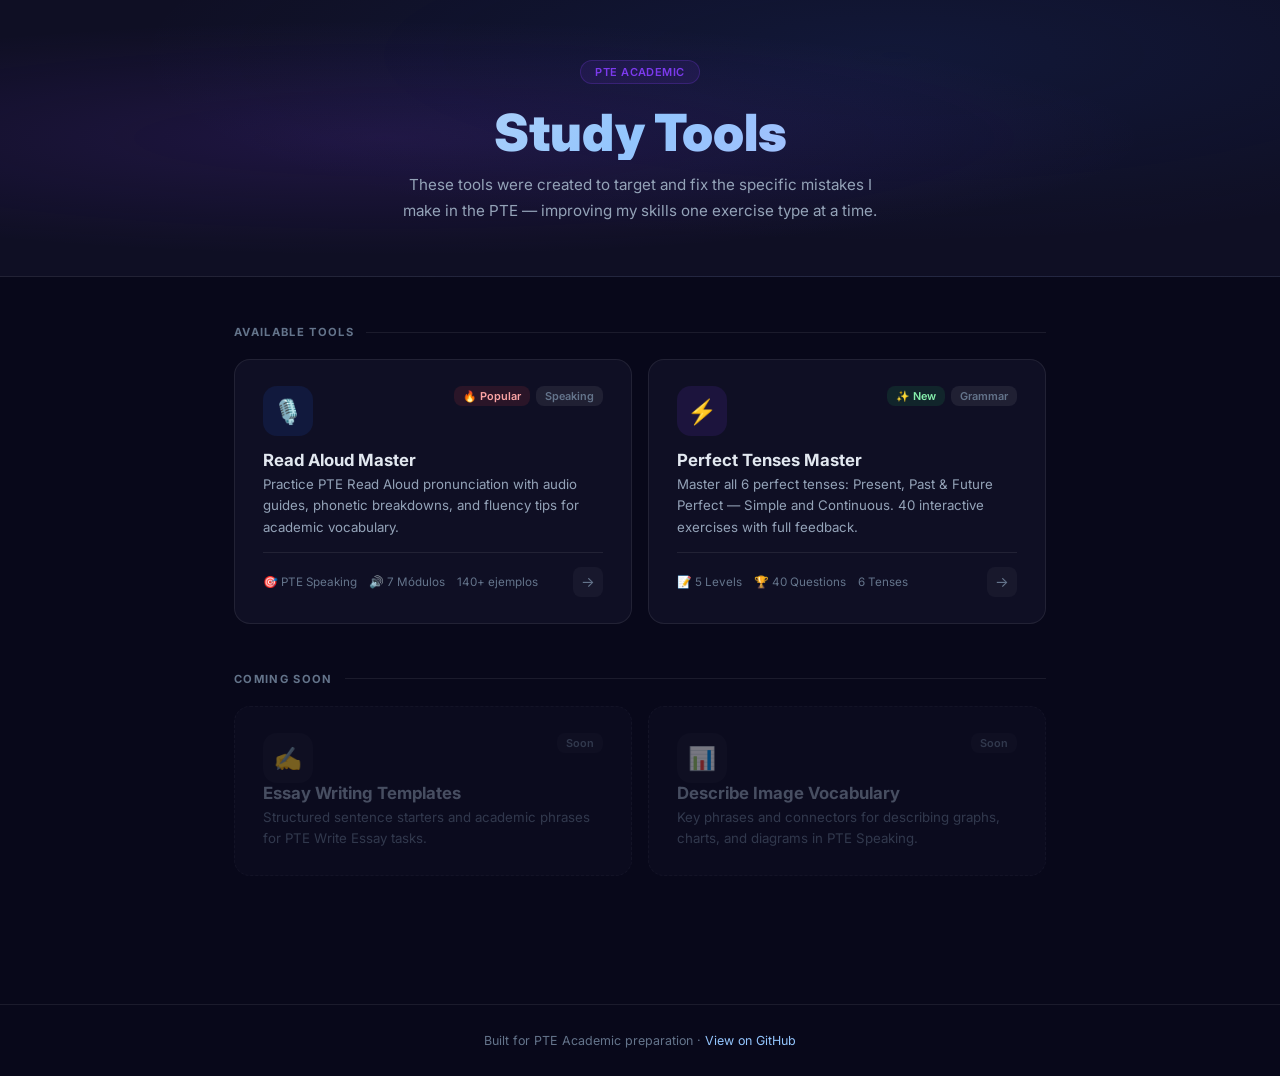
<file: index.html>
<!DOCTYPE html>
<html lang="en">
<head>
  <meta charset="UTF-8">
  <meta name="viewport" content="width=device-width, initial-scale=1.0">
  <title>PTE Academic — Study Tools</title>
  <link href="https://fonts.googleapis.com/css2?family=Inter:wght@300;400;500;600;700;800;900&family=JetBrains+Mono:wght@400;600&display=swap" rel="stylesheet">
  <link rel="stylesheet" href="styles.css">
  <style>
    /* Index-specific: centered layout (no sidebar) */
    body { display: block; }

    .index-header {
      background:
        radial-gradient(ellipse at 30% 50%, rgba(124,58,237,.15) 0%, transparent 60%),
        radial-gradient(ellipse at 70% 20%, rgba(37,99,235,.10) 0%, transparent 60%),
        var(--bg2);
      border-bottom: 1px solid var(--b1);
      padding: 60px 40px 52px;
      text-align: center;
    }
    .index-badge {
      display: inline-flex; align-items: center; gap: 6px;
      font-size: 11px; font-weight: 600; color: #7c3aed;
      background: rgba(124,58,237,.1); border: 1px solid rgba(124,58,237,.25);
      padding: 4px 14px; border-radius: 20px;
      letter-spacing: .04em; text-transform: uppercase; margin-bottom: 20px;
    }
    .index-header h1 {
      font-size: clamp(2rem, 5vw, 3.2rem); font-weight: 900;
      line-height: 1.1; margin-bottom: 12px;
      background: linear-gradient(135deg, #e2e8f0, #93c5fd 50%, #c4b5fd);
      -webkit-background-clip: text; -webkit-text-fill-color: transparent;
      background-clip: text;
    }
    .index-header p { font-size: .95rem; color: var(--t2); max-width: 480px; margin: 0 auto; line-height: 1.7; }

    .index-main { max-width: 860px; margin: 0 auto; padding: 48px 24px 80px; }

    .section-label {
      font-size: .7rem; font-weight: 700; letter-spacing: .12em;
      text-transform: uppercase; color: var(--t3);
      display: flex; align-items: center; gap: 12px; margin-bottom: 20px;
    }
    .section-label::after { content: ''; flex: 1; height: 1px; background: var(--b1); }

    .tools-grid { display: grid; grid-template-columns: repeat(auto-fill, minmax(360px, 1fr)); gap: 16px; margin-bottom: 48px; }

    /* Tool card */
    .tool-card {
      background: var(--bg2); border: 1px solid var(--b1);
      border-radius: 16px; padding: 26px 28px;
      text-decoration: none; color: var(--t1);
      transition: all .22s ease; display: flex; flex-direction: column; gap: 14px;
      position: relative; overflow: hidden;
    }
    .tool-card::before {
      content: ''; position: absolute; top: 0; left: 0; right: 0; height: 3px;
      background: var(--ac, #7c3aed); opacity: 0; transition: opacity .22s;
    }
    .tool-card:hover { background: var(--bg3); border-color: var(--ac, #7c3aed); transform: translateY(-3px); box-shadow: 0 14px 40px rgba(0,0,0,.4); }
    .tool-card:hover::before { opacity: 1; }

    .tc-top { display: flex; align-items: flex-start; justify-content: space-between; gap: 12px; }
    .tc-icon { width: 50px; height: 50px; border-radius: 14px; display: flex; align-items: center; justify-content: center; font-size: 1.5rem; flex-shrink: 0; }
    .tc-tags { display: flex; gap: 6px; flex-wrap: wrap; justify-content: flex-end; }
    .tc-tag { padding: 3px 9px; border-radius: 8px; font-size: .68rem; font-weight: 600; background: var(--s2); color: var(--t3); }
    .tc-tag-hot { background: rgba(239,68,68,.12); color: #fca5a5; }
    .tc-tag-new { background: rgba(34,197,94,.12); color: #86efac; }

    .tc-title { font-size: 1.05rem; font-weight: 700; margin-bottom: 4px; }
    .tc-desc  { font-size: .83rem; color: var(--t2); line-height: 1.6; }

    .tc-footer {
      display: flex; align-items: center; justify-content: space-between;
      margin-top: auto; padding-top: 14px; border-top: 1px solid var(--b1);
    }
    .tc-meta { font-size: .73rem; color: var(--t3); display: flex; gap: 12px; }
    .tc-arrow {
      width: 30px; height: 30px; border-radius: 8px; background: var(--s1);
      display: flex; align-items: center; justify-content: center;
      font-size: .9rem; color: var(--t3); transition: all .2s;
    }
    .tool-card:hover .tc-arrow { background: var(--ac, #7c3aed); color: white; }

    /* Coming soon */
    .coming-soon {
      background: var(--bg2); border: 1px dashed var(--b1); border-radius: 16px;
      padding: 26px 28px; opacity: .45; cursor: default;
    }
    .cs-title { font-size: 1.05rem; font-weight: 700; color: var(--t2); margin-bottom: 4px; }
    .cs-desc  { font-size: .83rem; color: var(--t3); line-height: 1.6; }
    .cs-badge { font-size: .68rem; font-weight: 600; padding: 3px 9px; border-radius: 8px; background: var(--s1); color: var(--t3); }

    .index-footer {
      text-align: center; padding: 28px; border-top: 1px solid var(--b1);
      color: var(--t3); font-size: .78rem;
    }
    .index-footer a { color: #93c5fd; text-decoration: none; }
    .index-footer a:hover { text-decoration: underline; }

    @media (max-width: 600px) {
      .index-header { padding: 44px 20px 36px; }
      .index-main { padding: 32px 16px 60px; }
      .tools-grid { grid-template-columns: 1fr; }
    }
  </style>
</head>
<body>

<header class="index-header">
  <div class="index-badge">PTE Academic</div>
  <h1>Study Tools</h1>
  <p>These tools were created to target and fix the specific mistakes I make in the PTE — improving my skills one exercise type at a time.</p>
</header>

<main class="index-main">

  <div class="section-label">Available Tools</div>

  <div class="tools-grid">

    <a class="tool-card" href="pronunciacion_master.html" style="--ac:#2563eb;">
      <div class="tc-top">
        <div class="tc-icon" style="background:rgba(37,99,235,.12);">🎙️</div>
        <div class="tc-tags">
          <span class="tc-tag tc-tag-hot">🔥 Popular</span>
          <span class="tc-tag">Speaking</span>
        </div>
      </div>
      <div>
        <div class="tc-title">Read Aloud Master</div>
        <div class="tc-desc">Practice PTE Read Aloud pronunciation with audio guides, phonetic breakdowns, and fluency tips for academic vocabulary.</div>
      </div>
      <div class="tc-footer">
        <div class="tc-meta"><span>🎯 PTE Speaking</span><span>🔊 7 Módulos</span><span>140+ ejemplos</span></div>
        <div class="tc-arrow">→</div>
      </div>
    </a>

    <a class="tool-card" href="perfect_tenses_master.html" style="--ac:#7c3aed;">
      <div class="tc-top">
        <div class="tc-icon" style="background:rgba(124,58,237,.12);">⚡</div>
        <div class="tc-tags">
          <span class="tc-tag tc-tag-new">✨ New</span>
          <span class="tc-tag">Grammar</span>
        </div>
      </div>
      <div>
        <div class="tc-title">Perfect Tenses Master</div>
        <div class="tc-desc">Master all 6 perfect tenses: Present, Past & Future Perfect — Simple and Continuous. 40 interactive exercises with full feedback.</div>
      </div>
      <div class="tc-footer">
        <div class="tc-meta"><span>📝 5 Levels</span><span>🏆 40 Questions</span><span>6 Tenses</span></div>
        <div class="tc-arrow">→</div>
      </div>
    </a>

  </div>

  <div class="section-label">Coming Soon</div>

  <div class="tools-grid">
    <div class="coming-soon">
      <div class="tc-top">
        <div class="tc-icon" style="background:var(--s1);font-size:1.4rem;">✍️</div>
        <span class="cs-badge">Soon</span>
      </div>
      <div class="cs-title">Essay Writing Templates</div>
      <div class="cs-desc">Structured sentence starters and academic phrases for PTE Write Essay tasks.</div>
    </div>
    <div class="coming-soon">
      <div class="tc-top">
        <div class="tc-icon" style="background:var(--s1);font-size:1.4rem;">📊</div>
        <span class="cs-badge">Soon</span>
      </div>
      <div class="cs-title">Describe Image Vocabulary</div>
      <div class="cs-desc">Key phrases and connectors for describing graphs, charts, and diagrams in PTE Speaking.</div>
    </div>
  </div>

</main>

<footer class="index-footer">
  Built for PTE Academic preparation · <a href="https://github.com/GapolaniaDev/english_class" target="_blank">View on GitHub</a>
</footer>

</body>
</html>
</file>
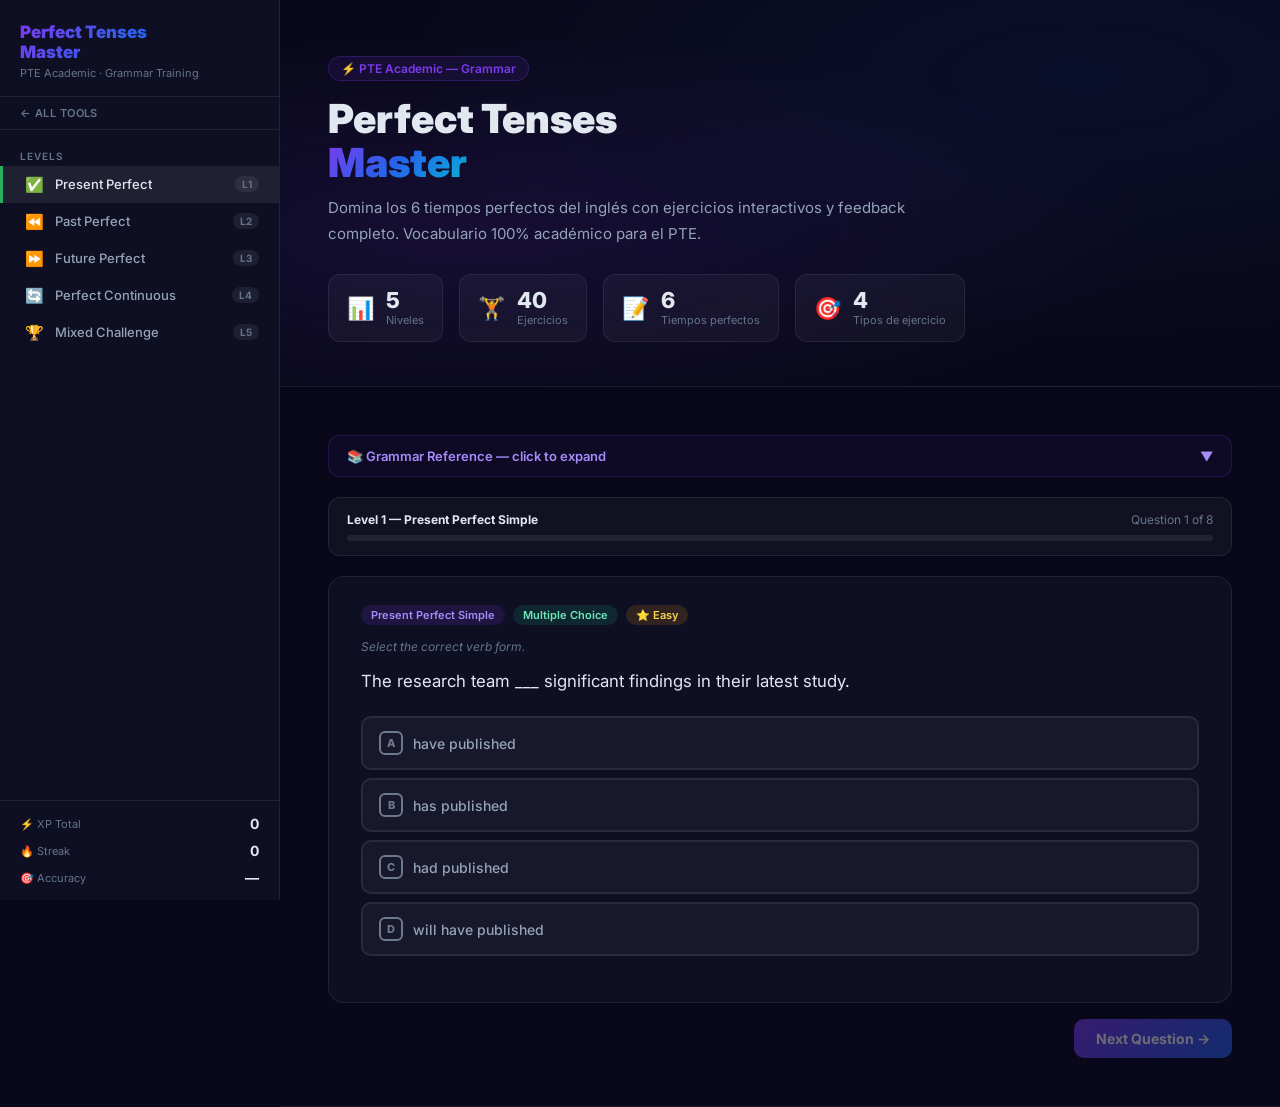
<file: perfect_tenses_master.html>
<!DOCTYPE html>
<html lang="en">
<head>
<meta charset="UTF-8">
<meta name="viewport" content="width=device-width, initial-scale=1.0">
<title>Perfect Tenses Master — PTE Academic</title>
<link href="https://fonts.googleapis.com/css2?family=Inter:wght@300;400;500;600;700;800;900&family=JetBrains+Mono:wght@400;600&display=swap" rel="stylesheet">
<link rel="stylesheet" href="styles.css">
</head>
<body>

<button class="mob-btn" id="menuBtn" onclick="toggleSidebar()">☰</button>

<aside class="sidebar" id="sidebar">
  <div class="sb-logo">
    <a href="index.html"><h1>Perfect Tenses<br>Master</h1></a>
    <p>PTE Academic · Grammar Training</p>
  </div>
  <a href="index.html" class="sb-home">← All Tools</a>
  <nav class="sb-nav">
    <div class="nav-lbl">Levels</div>
    <a class="nav-item active" data-lv="1" href="#" onclick="goLevel(1);return false;" style="--ac:#27ae60">
      <span class="nav-icon">✅</span><span class="nav-title">Present Perfect</span><span class="nav-badge">L1</span>
    </a>
    <a class="nav-item" data-lv="2" href="#" onclick="goLevel(2);return false;" style="--ac:#2980b9">
      <span class="nav-icon">⏪</span><span class="nav-title">Past Perfect</span><span class="nav-badge">L2</span>
    </a>
    <a class="nav-item" data-lv="3" href="#" onclick="goLevel(3);return false;" style="--ac:#8e44ad">
      <span class="nav-icon">⏩</span><span class="nav-title">Future Perfect</span><span class="nav-badge">L3</span>
    </a>
    <a class="nav-item" data-lv="4" href="#" onclick="goLevel(4);return false;" style="--ac:#e67e22">
      <span class="nav-icon">🔄</span><span class="nav-title">Perfect Continuous</span><span class="nav-badge">L4</span>
    </a>
    <a class="nav-item" data-lv="5" href="#" onclick="goLevel(5);return false;" style="--ac:#e74c3c">
      <span class="nav-icon">🏆</span><span class="nav-title">Mixed Challenge</span><span class="nav-badge">L5</span>
    </a>
  </nav>
  <div class="sb-stats">
    <div class="sb-stat-row"><span class="sb-stat-lbl">⚡ XP Total</span><span class="sb-stat-val" id="hXP">0</span></div>
    <div class="sb-stat-row"><span class="sb-stat-lbl">🔥 Streak</span><span class="sb-stat-val" id="hStreak">0</span></div>
    <div class="sb-stat-row"><span class="sb-stat-lbl">🎯 Accuracy</span><span class="sb-stat-val" id="hAcc">—</span></div>
  </div>
</aside>

<main class="main">
  <section class="hero">
    <div class="hero-badge">⚡ PTE Academic — Grammar</div>
    <h1>Perfect Tenses<br><span>Master</span></h1>
    <p>Domina los 6 tiempos perfectos del inglés con ejercicios interactivos y feedback completo. Vocabulario 100% académico para el PTE.</p>
    <div class="hero-stats">
      <div class="hstat"><span class="hstat-icon">📊</span><div><div class="hstat-val">5</div><div class="hstat-lbl">Niveles</div></div></div>
      <div class="hstat"><span class="hstat-icon">🏋️</span><div><div class="hstat-val">40</div><div class="hstat-lbl">Ejercicios</div></div></div>
      <div class="hstat"><span class="hstat-icon">📝</span><div><div class="hstat-val">6</div><div class="hstat-lbl">Tiempos perfectos</div></div></div>
      <div class="hstat"><span class="hstat-icon">🎯</span><div><div class="hstat-val">4</div><div class="hstat-lbl">Tipos de ejercicio</div></div></div>
    </div>
  </section>

  <section class="sec">
    <div class="gram-ref-header" onclick="toggleGrammar()">
      📚 Grammar Reference — click to expand
      <span id="gramArrow">▼</span>
    </div>
    <div class="gram-body" id="gramBody"></div>

    <div class="lv-prog-row" style="margin-top:20px;">
      <div class="lv-prog-info">
        <strong id="lvTitle">Level 1 — Present Perfect Simple</strong>
        <span id="qCounter">Question 1 of 8</span>
      </div>
      <div class="lv-pbar"><div class="lv-pbar-fill" id="progFill" style="width:0%"></div></div>
    </div>

    <div id="qArea"></div>

    <div id="lvComplete" style="display:none">
      <div class="results">
        <div class="res-emoji" id="cpIcon">🏆</div>
        <div class="res-score" id="cpTitle" style="font-size:1.8rem;">Level Complete!</div>
        <div class="res-lbl" id="cpMsg"></div>
        <div class="res-stats">
          <div><span class="res-stat-val" id="cpXP">0</span><span class="res-stat-lbl">XP Earned</span></div>
          <div><span class="res-stat-val" id="cpAcc">0%</span><span class="res-stat-lbl">Accuracy</span></div>
          <div><span class="res-stat-val" id="cpScore">0/0</span><span class="res-stat-lbl">Correct</span></div>
        </div>
        <button class="quiz-btn primary" id="cpBtn" style="margin:0 auto;display:inline-flex;">Continue →</button>
      </div>
    </div>
  </section>
</main>

<script>
// ═══════════════════════════════════════════════════════════
// QUESTIONS DATABASE
// ═══════════════════════════════════════════════════════════
const Q = {

1: [
  { type:'mc', tense:'Present Perfect Simple', diff:'⭐ Easy', instr:'Select the correct verb form.',
    sent:'The research team ___ significant findings in their latest study.',
    opts:['have published','has published','had published','will have published'], cor:1,
    rule:'<strong>HAS</strong> with singular subjects (he/she/it/team). <strong>HAVE</strong> with plural or I/you/we/they.',
    expl:'"The research team" is treated as singular in academic English → <strong>HAS published</strong>.',
    exs:['The scientist <em>has discovered</em> a new compound. (singular)','Scientists <em>have discovered</em> many compounds. (plural)'] },
  { type:'fill', tense:'Present Perfect Simple', diff:'⭐ Easy', instr:'Fill in the blank with the correct form of the verb in parentheses.',
    sent:'Global temperatures ___ (rise) by 1.2°C since pre-industrial times.', ans:['have risen'],
    hint:'RISE → rose → <strong>risen</strong> (irregular past participle)',
    rule:'Present Perfect = HAVE/HAS + <strong>past participle</strong> (not simple past).',
    expl:'"Temperatures" = plural → <strong>HAVE</strong>. Past participle of "rise" = "risen" (not "rose").',
    exs:['"Temperatures <em>have risen</em> sharply." ✓','"Temperatures <em>have rose</em>." ✗ (wrong — "rose" is simple past)'] },
  { type:'mc', tense:'Present Perfect Simple', diff:'⭐ Easy', instr:'Select the correct form. Pay attention to the time expression.',
    sent:'She ___ three academic papers on climate change this semester.',
    opts:['wrote','has written','have written','had wrote'], cor:1,
    rule:'Use Present Perfect (not Simple Past) when the time period is <strong>not finished</strong>: "today", "this week", "this semester".',
    expl:'"This semester" is still ongoing → Present Perfect. "She" = singular → <strong>HAS written</strong>.',
    exs:['"She <em>has written</em> three papers <em>this semester</em>." ✓','She <em>wrote</em> three papers <em>last semester</em>." ✓ (finished → Simple Past)'] },
  { type:'fill', tense:'Present Perfect Simple', diff:'⭐ Easy', instr:'Fill in the blank.',
    sent:'The government ___ (implement) several new education policies in recent years.', ans:['has implemented'],
    hint:'IMPLEMENT → implemented (regular verb)',
    rule:'"In recent years", "recently", "lately" are <strong>Present Perfect signals</strong>.',
    expl:'"The government" = singular → <strong>HAS</strong>. "In recent years" = unfinished reference → Present Perfect.',
    exs:['"The government <em>has implemented</em> new policies recently." ✓','"Researchers <em>have implemented</em> new methods." ✓ (plural)'] },
  { type:'mc', tense:'Present Perfect Simple', diff:'⭐⭐ Medium', instr:'Which sentence is grammatically correct and uses Present Perfect appropriately?',
    sent:'Choose the best option:',
    opts:['Researchers have found a cure last year.','Researchers have found evidence of improvement recently.','Researchers has found evidence of improvement recently.','Researchers have been found a cure last year.'], cor:1,
    rule:'NEVER use Present Perfect with specific finished times: <strong>yesterday, last week, in 2020, three days ago.</strong>',
    expl:'"Recently" ✓ signals Present Perfect. "Last year" ✗ requires Simple Past. "Researchers" = plural → HAVE (not has).',
    exs:['"They <em>have found</em> evidence <em>recently</em>." ✓','"They <em>found</em> evidence <em>last year</em>." ✓ (specific finished time)'] },
  { type:'fill', tense:'Present Perfect Simple', diff:'⭐⭐ Medium', instr:'Careful — "The number of" takes a singular verb!',
    sent:'The number of people living in urban areas ___ (increase) dramatically over the past decade.', ans:['has increased'],
    hint:'INCREASE → increased (regular). Subject = "The number" (singular)',
    rule:'"<strong>The number of</strong> + noun" → singular verb (HAS). "<strong>A number of</strong> + noun" → plural verb (HAVE).',
    expl:'"The number of people" → subject = "the number" = singular → <strong>HAS increased</strong>.',
    exs:['"<em>The number of</em> students <em>has</em> grown." ✓','"<em>A number of</em> students <em>have</em> passed." ✓'] },
  { type:'error', tense:'Present Perfect Simple', diff:'⭐⭐ Medium', instr:'Find the subject-verb agreement error and type the corrected full sentence.',
    err:'Scientists have recently discovered that the brain have developed new neural pathways in response to learning.',
    fix:['scientists have recently discovered that the brain has developed new neural pathways in response to learning'],
    highlight:'have developed → has developed (brain = singular)',
    rule:'In complex sentences, check <strong>each subject-verb pair independently</strong>.',
    expl:'First clause: "scientists have discovered" ✓ (plural). Second clause: "the brain" is singular → <strong>HAS developed</strong> ✓.',
    exs:['"...that the brain <em>has developed</em>..." ✓','"...that neurons <em>have developed</em>..." ✓ (plural subject)'] },
  { type:'transform', tense:'Present Perfect Simple', diff:'⭐⭐⭐ Hard', instr:'Combine these sentences using Present Perfect to show past action → present result.',
    src:'Scientists conducted extensive research. The field of medicine now has better treatments.',
    model:'Scientists have conducted extensive research, leading to better treatments in medicine.',
    keys:['have conducted','have done','have carried out'],
    rule:'Present Perfect connects <strong>past action → present result</strong>. This is essential for PTE writing tasks.',
    expl:'The research (completed past) is connected to the present result (better treatments). Use Present Perfect to make this link explicit.',
    exs:['"They <em>have studied</em> this for years, and now we understand it better." ✓','"Research <em>has shown</em> that diet affects health." ✓'] }
],

2: [
  { type:'mc', tense:'Past Perfect Simple', diff:'⭐ Easy', instr:'Select the correct form. Which action happened first?',
    sent:'By the time the report was published, the researchers ___ their data three times.',
    opts:['have verified','verified','had verified','has verified'], cor:2,
    rule:'Past Perfect (HAD + pp) = the action that happened <strong>FIRST</strong> in a sequence of past events.',
    expl:'Verifying happened FIRST → Past Perfect: <strong>had verified</strong>. Publishing happened SECOND → Simple Past.',
    exs:['"By the time the results came out, they <em>had already analyzed</em> the data." ✓','"When she arrived, the lecture <em>had started</em>." ✓'] },
  { type:'fill', tense:'Past Perfect Simple', diff:'⭐ Easy', instr:'Fill in the blank using Past Perfect.',
    sent:'The professor realized that he ___ (forget) to include the key references in his paper.', ans:['had forgotten'],
    hint:'FORGET → forgot → <strong>forgotten</strong> (irregular)',
    rule:'HAD + past participle — same for ALL subjects (I/you/he/she/we/they had).',
    expl:'"Forgetting" happened BEFORE "realizing" → Past Perfect: <strong>had forgotten</strong>.',
    exs:['"He realized he <em>had forgotten</em> his notes." ✓','"She discovered she <em>had made</em> an error." ✓'] },
  { type:'mc', tense:'Past Perfect Simple', diff:'⭐ Easy', instr:'Select the correct form.',
    sent:'The experiment failed because the team ___ the correct procedure.',
    opts:['has not followed','had not followed','did not followed','have not followed'], cor:1,
    rule:'Negative Past Perfect = <strong>HAD NOT (hadn\'t) + past participle</strong>.',
    expl:'The failure was in the past; not following the procedure happened even EARLIER → Past Perfect negative.',
    exs:['"The test failed because they <em>hadn\'t calibrated</em> the equipment." ✓','"She failed because she <em>had not studied</em> enough." ✓'] },
  { type:'fill', tense:'Past Perfect Simple', diff:'⭐⭐ Medium', instr:'Fill in the blank.',
    sent:'After the committee ___ (review) all the applications, they announced their decision.', ans:['had reviewed'],
    hint:'REVIEW → reviewed (regular)',
    rule:'After/before/by the time/when → use Past Perfect for the <strong>first action</strong>.',
    expl:'Reviewing (first) → <strong>had reviewed</strong>. Announcing (second) → Simple Past.',
    exs:['"<em>After</em> she <em>had finished</em> the research, she began writing." ✓','"<em>Before</em> they <em>had gathered</em> enough evidence, they couldn\'t publish." ✓'] },
  { type:'mc', tense:'Past Perfect Simple', diff:'⭐⭐ Medium', instr:'Choose the grammatically correct sentence.',
    sent:'Which sentence uses Past Perfect correctly?',
    opts:['She had lived in three countries before she turned 25.','She has lived in three countries before she turned 25.','She lived in three countries before she had turned 25.','She had been lived in three countries before she turned 25.'], cor:0,
    rule:'The <strong>EARLIER</strong> action gets Past Perfect. The LATER past action uses Simple Past.',
    expl:'Living (earlier, had lived) → Past Perfect. Turning 25 (later) → Simple Past. Option C incorrectly puts Past Perfect on the later action.',
    exs:['"She <em>had graduated</em> before she found a job." ✓','"She found a job after she <em>had graduated</em>." ✓'] },
  { type:'transform', tense:'Past Perfect Simple', diff:'⭐⭐ Medium', instr:'Combine these sentences, making clear which action happened first.',
    src:'Step 1: The scientists collected the samples. Step 2: They began the analysis.',
    model:'The scientists had collected the samples before they began the analysis.',
    keys:['had collected','had gathered'],
    rule:'Timeline: [Past Perfect — first action] → then → [Simple Past — second action].',
    expl:'"Collecting" happened first → Past Perfect. "Beginning the analysis" → Simple Past.',
    exs:['"They <em>had prepared</em> thoroughly before the experiment <em>started</em>." ✓','"By the time the meeting <em>began</em>, she <em>had already written</em> the proposal." ✓'] },
  { type:'fill', tense:'Past Perfect Simple', diff:'⭐⭐⭐ Hard', instr:'Fill in the blank. Negative form in an academic context.',
    sent:'The study revealed that many participants ___ (not / receive) adequate healthcare prior to the program.', ans:['had not received','hadn\'t received'],
    hint:'Negative: HAD NOT + past participle',
    rule:'Past Perfect is used in reported speech/findings to describe states <strong>before the main past verb</strong>.',
    expl:'"The study revealed" = past. Participants not receiving healthcare = even earlier past → <strong>had not received</strong>.',
    exs:['"The results showed that conditions <em>had not improved</em>." ✓','"Data indicated that funding <em>had not been</em> sufficient." ✓'] },
  { type:'error', tense:'Past Perfect Simple', diff:'⭐⭐⭐ Hard', instr:'Correct the tense error.',
    err:'When the new data emerged, researchers discovered that their initial hypothesis has proven to be incorrect.',
    fix:['when the new data emerged, researchers discovered that their initial hypothesis had proven to be incorrect'],
    highlight:'has proven → had proven (the proving happened before the discovery)',
    rule:'In a past context, <strong>Present Perfect → Past Perfect</strong> (tense backshift).',
    expl:'"Has proven" = Present Perfect — but the entire context is past. The hypothesis being incorrect was discovered in the past → <strong>had proven</strong>.',
    exs:['"They found that the theory <em>had been</em> wrong all along." ✓','"She realized she <em>had overlooked</em> the key data." ✓'] }
],

3: [
  { type:'mc', tense:'Future Perfect Simple', diff:'⭐ Easy', instr:'Select the correct form.',
    sent:'By 2050, scientists ___ more efficient solar panels.',
    opts:['will develop','will have developed','have developed','had developed'], cor:1,
    rule:'Future Perfect = <strong>WILL HAVE + past participle</strong>. Signal: "by [future time]".',
    expl:'"By 2050" = future deadline. The action will be COMPLETED before that point → <strong>will have developed</strong>.',
    exs:['"<em>By</em> next year, they <em>will have completed</em> the study." ✓','"<em>By the time</em> she graduates, she <em>will have written</em> 20 papers." ✓'] },
  { type:'fill', tense:'Future Perfect Simple', diff:'⭐ Easy', instr:'Fill in the blank with Future Perfect.',
    sent:'By the end of this decade, renewable energy ___ (replace) most fossil fuel sources.', ans:['will have replaced'],
    hint:'REPLACE → replaced (regular)',
    rule:'Signals for Future Perfect: <strong>by + [time]</strong>, by the time, before [future event].',
    expl:'"By the end of this decade" = future deadline → Future Perfect: <strong>will have replaced</strong>.',
    exs:['"By 2030, solar energy <em>will have replaced</em> coal in many regions." ✓','"Before he retires, he <em>will have worked</em> here for 20 years." ✓'] },
  { type:'mc', tense:'Future Perfect Simple', diff:'⭐ Easy', instr:'Which sentence correctly uses Future Perfect?',
    sent:'Choose the best option:',
    opts:['She will finished the report by Friday.','She will have finish the report by Friday.','She will have finished the report by Friday.','She has finished the report by Friday.'], cor:2,
    rule:'Structure: <strong>WILL + HAVE + PAST PARTICIPLE</strong> (never "will have + base form").',
    expl:'Option A: missing "have". Option B: "finish" should be "finished". Option D: wrong tense. C is correct.',
    exs:['"By noon, I <em>will have submitted</em> my assignment." ✓','"They <em>will have published</em> the results by then." ✓'] },
  { type:'fill', tense:'Future Perfect Simple', diff:'⭐⭐ Medium', instr:'Fill in the blank.',
    sent:'Before the next international conference, the team ___ (publish) at least five peer-reviewed papers.', ans:['will have published'],
    hint:'PUBLISH → published (regular)',
    rule:'"Before + future event" signals Future Perfect, just like "by + future time".',
    expl:'The publishing will be completed BEFORE the conference → <strong>will have published</strong>.',
    exs:['"<em>Before</em> he retires, he <em>will have taught</em> for 30 years." ✓','"<em>Before</em> the summit, nations <em>will have agreed</em> on a framework." ✓'] },
  { type:'mc', tense:'Future Perfect Simple', diff:'⭐⭐ Medium', instr:'Select the best answer. Note the irregular verb.',
    sent:'By the time the study is complete, the participants ___ multiple assessments over a two-year period.',
    opts:['will undergo','undergo','will have undergone','have undergone'], cor:2,
    rule:'Irregular verbs still follow the pattern: WILL HAVE + <strong>past participle</strong>.',
    expl:'"Undergo" is irregular: undergo → underwent → <strong>undergone</strong>. "By the time..." = future deadline.',
    exs:['"By graduation, she <em>will have taken</em> 40 courses." ✓','"By then, they <em>will have undergone</em> training." ✓'] },
  { type:'transform', tense:'Future Perfect Simple', diff:'⭐⭐ Medium', instr:'Rewrite this sentence using Future Perfect with "By 2030".',
    src:'Global deforestation reaches a critical point. (Prediction: this will happen by 2030.)',
    model:'By 2030, global deforestation will have reached a critical point.',
    keys:['will have reached'],
    rule:'Formula: <strong>By [future time], Subject + will have + past participle + ...</strong>',
    expl:'A future prediction about something completed by a deadline = Future Perfect.',
    exs:['"By 2050, the world population <em>will have reached</em> 10 billion." ✓','"By next month, the project <em>will have been</em> running for a year." ✓'] },
  { type:'error', tense:'Future Perfect Simple', diff:'⭐⭐⭐ Hard', instr:'Correct the tense error.',
    err:'By the time the policy is implemented, the committee will reviewed all available evidence.',
    fix:['by the time the policy is implemented, the committee will have reviewed all available evidence'],
    highlight:'will reviewed → will have reviewed',
    rule:'Future Perfect = will + <strong>HAVE</strong> + past participle. "will + past participle" is NOT valid.',
    expl:'"Will reviewed" is impossible in English. Always: <strong>will HAVE + past participle</strong>.',
    exs:['"The committee <em>will have reviewed</em> all evidence by then." ✓','"She <em>will have completed</em> the draft by Monday." ✓'] },
  { type:'fill', tense:'Future Perfect Simple', diff:'⭐⭐⭐ Hard', instr:'Fill in the blank. Consider the time clause carefully.',
    sent:'When the next census is conducted, the population ___ (grow) by an estimated 15 percent.', ans:['will have grown'],
    hint:'GROW → grew → <strong>grown</strong> (irregular)',
    rule:'In time clauses (when/before/by the time), use <strong>present tense</strong> for future; use <strong>Future Perfect</strong> in the main clause.',
    expl:'"When the census is conducted" = time clause (present for future). Growth will be complete by then → <strong>will have grown</strong>.',
    exs:['"<em>When</em> you return, she <em>will have graduated</em>." ✓','"<em>By the time</em> he arrives, we <em>will have finished</em>." ✓'] }
],

4: [
  { type:'mc', tense:'Present Perfect Continuous', diff:'⭐ Easy', instr:'Select the correct form.',
    sent:'Researchers ___ the effects of climate change for over three decades.',
    opts:['are studying','have been studying','have studied','had been studying'], cor:1,
    rule:'Present Perfect Continuous = <strong>HAVE/HAS + BEEN + verb-ing</strong>. Used for ongoing activities with duration.',
    expl:'"For over three decades" = duration signal. Activity started in the past and continues NOW → <strong>have been studying</strong>.',
    exs:['"Scientists <em>have been researching</em> this topic for years." ✓','"She <em>has been writing</em> her thesis since January." ✓'] },
  { type:'fill', tense:'Present Perfect Continuous', diff:'⭐ Easy', instr:'Fill in the blank using Present Perfect Continuous.',
    sent:'The government ___ (negotiate) trade agreements with several countries since 2020.', ans:['has been negotiating'],
    hint:'NEGOTIATE → negotiating. Singular subject → HAS',
    rule:'Signals: <strong>"for + duration"</strong> and <strong>"since + point in time"</strong> → Present Perfect Continuous.',
    expl:'"The government" = singular → HAS. "Since 2020" = ongoing from a past point → <strong>has been negotiating</strong>.',
    exs:['"She <em>has been working</em> here since January." ✓','"They <em>have been developing</em> the app for six months." ✓'] },
  { type:'mc', tense:'Pres. Perf. Simple vs. Continuous', diff:'⭐⭐ Medium', instr:'Both blanks require Present Perfect — choose the right form (Simple or Continuous) for each.',
    sent:'The lab ___ three groundbreaking papers this year, and the team ___ tirelessly to produce more.',
    opts:['has published / have been working','has been publishing / have been working','published / worked','has published / has worked'], cor:0,
    rule:'Use <strong>Present Perfect Simple</strong> for completed, countable results. Use <strong>Continuous</strong> for ongoing processes emphasizing duration.',
    expl:'"Three papers" = countable completed result → <strong>has published</strong>. "Working tirelessly" = ongoing → <strong>have been working</strong>.',
    exs:['"I <em>have written</em> five emails today." (complete, countable)','"I <em>have been writing</em> emails all day." (ongoing, duration)'] },
  { type:'fill', tense:'Past Perfect Continuous', diff:'⭐⭐ Medium', instr:'Fill in the blank using Past Perfect Continuous.',
    sent:'By the time the funding was cut, the team ___ (work) on the project for five years.', ans:['had been working'],
    hint:'Past Perfect Continuous = HAD BEEN + verb-ing',
    rule:'Past Perfect Continuous = <strong>HAD + BEEN + verb-ing</strong>. Shows an ongoing activity up to a past point.',
    expl:'"Funding being cut" = past event. Working was ongoing BEFORE and UP TO that event → <strong>had been working</strong>.',
    exs:['"She <em>had been studying</em> for hours before she took a break." ✓','"He <em>had been living</em> abroad for years when he returned." ✓'] },
  { type:'mc', tense:'Past Perfect Continuous', diff:'⭐⭐ Medium', instr:'Select the correct form.',
    sent:'The data showed that pollution levels ___ for decades before the clean air act was passed.',
    opts:['were increasing','had been increasing','have been increasing','had increased'], cor:1,
    rule:'Past Perfect Continuous emphasizes the <strong>DURATION</strong> of an activity before a past event.',
    expl:'"Were increasing" = past continuous (no link to another event). "Had been increasing" = ongoing duration BEFORE the past event ✓.',
    exs:['"Emissions <em>had been rising</em> for years before action was taken." ✓','"The economy <em>had been declining</em> for months before the crisis hit." ✓'] },
  { type:'fill', tense:'Future Perfect Continuous', diff:'⭐⭐⭐ Hard', instr:'Fill in the blank using Future Perfect Continuous.',
    sent:'By 2035, the research institute ___ (operate) for exactly one hundred years.', ans:['will have been operating'],
    hint:'Future Perfect Continuous = WILL HAVE BEEN + verb-ing',
    rule:'Future Perfect Continuous = <strong>WILL + HAVE + BEEN + verb-ing</strong>. Emphasizes DURATION up to a future point.',
    expl:'"By 2035" = future deadline. The operation will have been continuously going for 100 years → <strong>will have been operating</strong>.',
    exs:['"By retirement, she <em>will have been teaching</em> for 35 years." ✓','"By June, they <em>will have been collaborating</em> for a decade." ✓'] },
  { type:'mc', tense:'All Perfect Continuous', diff:'⭐⭐⭐ Hard', instr:'Choose the correct pair of tenses.',
    sent:'Scientists ___ the compound for two years when the breakthrough occurred. They estimate that by next year they ___ for a total of four years.',
    opts:['had been studying / will have been studying','have been studying / will have been studying','were studying / will have studied','had been studying / will have studied'], cor:0,
    rule:'<strong>Past Perf. Cont.</strong> (ongoing before past event) + <strong>Future Perf. Cont.</strong> (duration up to future point).',
    expl:'First blank: ongoing study before past event (breakthrough) → <strong>had been studying</strong>. Second blank: duration until future point → <strong>will have been studying</strong>.',
    exs:['"They <em>had been working</em> for hours when it happened." (past)','"By June, they <em>will have been working</em> for a year." (future)'] },
  { type:'error', tense:'Present Perfect Continuous', diff:'⭐⭐⭐ Hard', instr:'Find TWO errors in this sentence and write the corrected version.',
    err:'The university have been offered scholarships to international students since its founding in 1890.',
    fix:['the university has been offering scholarships to international students since its founding in 1890'],
    highlight:'Error 1: have → has (university = singular) | Error 2: offered → offering (active voice needed)',
    rule:'Active: HAVE/HAS + BEEN + verb-<strong>ING</strong>. Passive: HAVE/HAS + BEEN + past participle.',
    expl:'1) "University" = singular → <strong>HAS</strong>. 2) "Offered" = passive; active meaning needed → <strong>offering</strong>.',
    exs:['"The school <em>has been offering</em> the course since 2000." ✓ (active)','"The course <em>has been offered</em> since 2000." ✓ (passive)'] }
],

5: [
  { type:'mc', tense:'Mixed — Pres. Perf. Simple + Continuous', diff:'⭐⭐ Medium', instr:'Select the most appropriate form for this academic sentence.',
    sent:'The study, which ___ for three years, ___ compelling evidence that diet affects cognitive function.',
    opts:['has been running / has produced','had been running / has produced','has been running / produced','was running / has produced'], cor:0,
    rule:'<strong>Pres. Perf. Continuous</strong> (ongoing process) + <strong>Pres. Perf. Simple</strong> (completed result) often appear together.',
    expl:'"The study" started 3 years ago and is still running → <strong>has been running</strong>. It has produced a result → <strong>has produced</strong>.',
    exs:['"The experiment <em>has been running</em> since June and <em>has yielded</em> promising results." ✓'] },
  { type:'fill', tense:'Mixed — Context Clues', diff:'⭐⭐ Medium', instr:'Use the correct Past Perfect form. Both simple and continuous are acceptable here.',
    sent:'Before the Industrial Revolution began in the 1760s, humanity ___ (rely) primarily on manual labor for centuries.', ans:['had relied','had been relying'],
    hint:'RELY → relied. Accept: had relied / had been relying',
    rule:'"For centuries" + "before a past point" → Past Perfect. Continuous form emphasizes the duration more.',
    expl:'Both are correct. <strong>Had relied</strong> = simple fact. <strong>Had been relying</strong> = duration emphasis.',
    exs:['"People <em>had relied</em> on horses for transport." (simple)','"People <em>had been relying</em> on horses for centuries." (duration emphasis)'] },
  { type:'mc', tense:'Mixed — Academic Writing Pattern', diff:'⭐⭐⭐ Hard', instr:'In academic writing, which option correctly completes this sentence?',
    sent:'As this paper ___, previous studies ___ the relationship between poverty and educational outcomes.',
    opts:['argues / have consistently demonstrated','has argued / had consistently demonstrated','argued / have consistently demonstrated','argues / consistently demonstrated'], cor:0,
    rule:'Academic writing: <strong>Simple Present</strong> for the paper\'s own claims. <strong>Present Perfect</strong> for accumulated past research.',
    expl:'"This paper argues" = Simple Present. "Have demonstrated" = Present Perfect (accumulated body of research over time).',
    exs:['"This essay <em>argues</em> that... Previous studies <em>have shown</em> that..." ✓','"The data <em>suggests</em> that researchers <em>have long recognized</em> this pattern." ✓'] },
  { type:'fill', tense:'Mixed — Two Blanks', diff:'⭐⭐⭐ Hard', instr:'Fill in BOTH blanks with the correct Present Perfect forms.',
    sent:'The data indicates that living standards ___ (improve) significantly since 1950, though progress ___ (not / be) uniform across all regions.', ans:['have improved / has not been'],
    hint:'Blank 1: "living standards" (plural). Blank 2: "progress" (singular, uncountable)',
    rule:'Always identify the <strong>subject for each verb separately</strong> to choose HAVE or HAS.',
    expl:'"Living standards" = plural → <strong>HAVE improved</strong>. "Progress" = singular → <strong>HAS NOT BEEN</strong>.',
    exs:['"Standards <em>have risen</em>, but equality <em>has not improved</em>." ✓','"Outcomes <em>have varied</em>, but commitment <em>has not wavered</em>." ✓'] },
  { type:'mc', tense:'Mixed — PTE Writing Quality', diff:'⭐⭐⭐ Hard', instr:'Select the paragraph that uses perfect tenses most accurately for PTE writing.',
    sent:'Choose the best written paragraph:',
    opts:['Urbanisation has transformed societies worldwide. Millions of people have migrated to cities since the mid-20th century, and urban populations have grown exponentially.','Urbanisation transformed societies worldwide. Millions of people migrated to cities since the mid-20th century, and urban populations grew exponentially.','Urbanisation has transformed societies worldwide. Millions of people migrated to cities since the mid-20th century, and urban populations have grown exponentially.','Urbanisation had transformed societies worldwide. Millions of people have migrated to cities since the mid-20th century, and urban populations have grown exponentially.'], cor:0,
    rule:'PTE Tip: Use <strong>Present Perfect consistently</strong> when describing trends that started in the past and continue to the present.',
    expl:'Option A: all three verbs correctly use Present Perfect for ongoing past-to-present trends. "Since the mid-20th century" requires Present Perfect.',
    exs:['"Trade <em>has increased</em>, barriers <em>have fallen</em>, and technology <em>has connected</em> global markets." ✓'] },
  { type:'error', tense:'Mixed — Two Errors', diff:'⭐⭐⭐⭐ Expert', instr:'This paragraph has TWO tense errors. Find both and write the corrected version.',
    err:'Research conducted over the past 50 years have shown that exercise improves mental health. Studies had demonstrated that even moderate physical activity reduces symptoms of depression.',
    fix:['research conducted over the past 50 years has shown that exercise improves mental health. studies have demonstrated that even moderate physical activity reduces symptoms of depression'],
    highlight:'Error 1: have shown → HAS shown (Research = singular). Error 2: had demonstrated → HAVE demonstrated (no earlier past reference point)',
    rule:'"Research" = singular → HAS. "Over the past X years" = Present Perfect signal (not Past Perfect).',
    expl:'Error 1: "Research" = uncountable singular → <strong>HAS shown</strong>. Error 2: No earlier past reference point → use <strong>have demonstrated</strong>.',
    exs:['"<em>Research</em> in this field <em>has shown</em>..." ✓','"<em>Studies</em> over the past decade <em>have found</em>..." ✓'] },
  { type:'transform', tense:'Mixed — Full Paragraph Upgrade', diff:'⭐⭐⭐⭐ Expert', instr:'Rewrite this student paragraph using appropriate perfect tenses. Change only the verb forms.',
    src:'Scientists study artificial intelligence for decades. They develop many applications. By 2030, AI changes almost every industry.',
    model:'Scientists have been studying artificial intelligence for decades. They have developed many applications. By 2030, AI will have changed almost every industry.',
    keys:['have been studying','have developed','will have changed'],
    rule:'PTE Strategy: Show all 3 perfect tense types in one paragraph to demonstrate grammatical range.',
    expl:'1) "For decades" → Pres. Perf. Continuous: <em>have been studying</em>. 2) Completed result → Pres. Perf. Simple: <em>have developed</em>. 3) "By 2030" → Future Perfect: <em>will have changed</em>.',
    exs:['"Humans <em>have been exploring</em> space for decades. They <em>have made</em> great discoveries. By 2050, they <em>will have landed</em> on Mars." ✓'] },
  { type:'mc', tense:'Mixed — Tense Identification', diff:'⭐⭐⭐⭐ Expert', instr:'A PTE examiner reads this response. Which version demonstrates the best grammatical range?',
    sent:'Choose the best academic response:',
    opts:['Technology has revolutionised communication. Social media platforms have been growing rapidly since 2004, and by 2030 they will have become even more integrated into daily life.','Technology revolutionised communication. Social media platforms grew rapidly since 2004, and by 2030 they will become even more integrated into daily life.','Technology has revolutionised communication. Social media platforms have been growing rapidly since 2004, and by 2030 they will become even more integrated into daily life.','Technology had revolutionised communication. Social media platforms had been growing rapidly since 2004, and by 2030 they had become even more integrated into daily life.'], cor:0,
    rule:'Demonstrate <strong>grammatical range</strong> in PTE: use Pres. Perf. Simple + Pres. Perf. Continuous + Future Perfect in one paragraph.',
    expl:'Option A uses 3 perfect tenses correctly: <em>has revolutionised</em> (simple), <em>have been growing</em> (continuous), <em>will have become</em> (future). Maximum range.',
    exs:['"The internet <em>has changed</em> commerce. E-commerce <em>has been growing</em> for two decades. By 2040, it <em>will have surpassed</em> traditional retail." ✓'] }
]

}; // end Q

// ═══════════════════════════════════════════════════════════
// GRAMMAR REFERENCE
// ═══════════════════════════════════════════════════════════
const GRAM = {
1: { cards: [{ name:'Present Perfect Simple', formula:'HAVE / HAS + past participle', color:'#27AE60',
  uses:['Actions with present relevance','"For/since" + ongoing states','Experiences (ever/never)','Unfinished time periods (today, this year, this semester)'],
  exs:['She <em>has written</em> the report.','They <em>have lived</em> here for ten years.','I <em>have never visited</em> that country.','He <em>has published</em> three papers <em>this semester</em>.'] }] },
2: { cards: [{ name:'Past Perfect Simple', formula:'HAD + past participle (all subjects)', color:'#2980B9',
  uses:['First action in a sequence of two past actions','Reported speech (backshift)','"By the time / before / after / when" structures'],
  exs:['By the time she arrived, he <em>had left</em>.','She said she <em>had finished</em> the work.','They <em>had never seen</em> such results before.'] }] },
3: { cards: [{ name:'Future Perfect Simple', formula:'WILL HAVE + past participle', color:'#8E44AD',
  uses:['Action completed BEFORE a future point','"By [future time]" structures','"Before [future event]" structures'],
  exs:['By 2030, they <em>will have solved</em> the problem.','She <em>will have graduated</em> by then.','Before you arrive, I <em>will have prepared</em> everything.'] }] },
4: { cards: [
  { name:'Present Perfect Continuous', formula:'HAVE/HAS + BEEN + verb-ing', color:'#E67E22',
    uses:['Ongoing activities from past to now (for/since)','Emphasis on PROCESS and duration, not result'],
    exs:['She <em>has been studying</em> for six hours.','They <em>have been building</em> the bridge since March.'] },
  { name:'Past Perfect Continuous', formula:'HAD + BEEN + verb-ing', color:'#D35400',
    uses:['Ongoing activity up to a past point','Explaining cause of a past situation'],
    exs:['She <em>had been working</em> for 12 hours before she collapsed.','The ground was wet because it <em>had been raining</em>.'] },
  { name:'Future Perfect Continuous', formula:'WILL + HAVE + BEEN + verb-ing', color:'#C0392B',
    uses:['Duration of activity up to a future point','Emphasis on HOW LONG something will have continued'],
    exs:['By June, she <em>will have been teaching</em> for 20 years.','When he retires, he <em>will have been working</em> there for 40 years.'] }
] },
5: { cards: [{ name:'Quick Reference Chart', formula:'All 6 Perfect Forms', color:'#E74C3C',
  uses:['Present Perfect Simple → have/has + pp','Past Perfect Simple → had + pp','Future Perfect Simple → will have + pp','Present Perfect Continuous → have/has been + -ing','Past Perfect Continuous → had been + -ing','Future Perfect Continuous → will have been + -ing'],
  exs:['She <em>has written</em> the paper. (Pres. Perf. Simple)','She <em>had written</em> it. (Past Perf. Simple)','She <em>will have written</em> it. (Fut. Perf. Simple)','She <em>has been writing</em>. (Pres. Perf. Cont.)','She <em>had been writing</em>. (Past Perf. Cont.)','She <em>will have been writing</em>. (Fut. Perf. Cont.)'] }] }
};

const LV_TITLES = { 1:'Level 1 — Present Perfect Simple', 2:'Level 2 — Past Perfect Simple', 3:'Level 3 — Future Perfect Simple', 4:'Level 4 — Perfect Continuous Forms', 5:'Level 5 — Mixed Challenge' };
const LV_MSGS  = { 1:"Present Perfect Simple mastered! Let's go deeper into the past.", 2:"Past Perfect conquered! Now we look to the future.", 3:"Future Perfect unlocked! Time for the continuous forms.", 4:"Perfect Continuous forms mastered! Final challenge awaits.", 5:"🎓 You've completed ALL Perfect Tenses! Excellent PTE preparation!" };

// ═══════════════════════════════════════════════════════════
// STATE
// ═══════════════════════════════════════════════════════════
let S = { lv:1, idx:0, answered:false, wrongTries:0, xp:0, streak:0, lvStats:{correct:0,total:0,xp:0}, global:{correct:0,total:0} };

// ═══════════════════════════════════════════════════════════
// SIDEBAR
// ═══════════════════════════════════════════════════════════
function toggleSidebar() { document.getElementById('sidebar').classList.toggle('open'); }

// ═══════════════════════════════════════════════════════════
// LEVEL NAVIGATION
// ═══════════════════════════════════════════════════════════
function goLevel(lv) {
  S.lv = lv; S.idx = 0; S.answered = false; S.wrongTries = 0;
  S.lvStats = { correct:0, total:0, xp:0 };
  document.querySelectorAll('.nav-item[data-lv]').forEach(b => b.classList.remove('active'));
  document.querySelector(`.nav-item[data-lv="${lv}"]`).classList.add('active');
  document.getElementById('lvComplete').style.display = 'none';
  document.getElementById('qArea').style.display = 'block';
  renderGram(lv); renderQ(); updateProgress();
  window.scrollTo({ top: 0, behavior: 'smooth' });
}

// ═══════════════════════════════════════════════════════════
// GRAMMAR REFERENCE
// ═══════════════════════════════════════════════════════════
function toggleGrammar() {
  const b = document.getElementById('gramBody');
  b.classList.toggle('open');
  document.getElementById('gramArrow').textContent = b.classList.contains('open') ? '▲' : '▼';
}

function renderGram(lv) {
  let h = '';
  GRAM[lv].cards.forEach(c => {
    h += `<div class="gram-card" style="--cc:${c.color};border-left-color:${c.color}">
      <h4>${c.name}</h4>
      <div class="gram-formula">${c.formula}</div>
      <ul class="gram-uses">${c.uses.map(u => `<li>${u}</li>`).join('')}</ul>
      ${c.exs.map(e => `<div class="gram-ex">• ${e}</div>`).join('')}
    </div>`;
  });
  document.getElementById('gramBody').innerHTML = h;
}

// ═══════════════════════════════════════════════════════════
// RENDER QUESTION
// ═══════════════════════════════════════════════════════════
function renderQ() {
  const qs = Q[S.lv];
  if (S.idx >= qs.length) { showLvComplete(); return; }
  const q = qs[S.idx];
  S.answered = false; S.wrongTries = 0;
  const area = document.getElementById('qArea');
  const typeLabels = { mc:'Multiple Choice', fill:'Fill in Blank', transform:'Sentence Transform', error:'Error Correction' };
  let body = '';
  if      (q.type === 'mc')        body = buildMC(q);
  else if (q.type === 'fill')      body = buildFill(q);
  else if (q.type === 'transform') body = buildTransform(q);
  else if (q.type === 'error')     body = buildError(q);

  area.innerHTML = `
    <div class="q-card">
      <div class="q-meta">
        <span class="badge-pill" style="background:rgba(124,58,237,.14);color:#a78bfa;">${q.tense}</span>
        <span class="badge-pill" style="background:rgba(16,185,129,.14);color:#6ee7b7;">${typeLabels[q.type]}</span>
        <span class="badge-pill" style="background:rgba(245,158,11,.14);color:#fcd34d;">${q.diff}</span>
      </div>
      <div class="q-instruction">${q.instr}</div>
      ${body}
      <div class="fb-panel" id="feedback"></div>
    </div>
    <div class="q-nav">
      <button class="quiz-btn primary" id="nextBtn" onclick="nextQ()" disabled>Next Question →</button>
    </div>`;
  if (q.type === 'fill') setTimeout(() => document.getElementById('fillIn')?.focus(), 80);
  if (q.type === 'transform' || q.type === 'error') setTimeout(() => document.getElementById('textIn')?.focus(), 80);
  updateProgress();
}

function buildMC(q) {
  const L = ['A','B','C','D'];
  return `<div class="q-sentence">${q.sent}</div>
    <div class="q-opts">${q.opts.map((o,i) =>
      `<button class="q-opt" onclick="checkMC(${i})"><span class="opt-ltr">${L[i]}</span>${o}</button>`
    ).join('')}</div>`;
}

function buildFill(q) {
  const s = q.sent.replace('___','<span class="q-blank">&nbsp;&nbsp;&nbsp;&nbsp;&nbsp;&nbsp;&nbsp;&nbsp;&nbsp;&nbsp;&nbsp;</span>');
  return `<div class="q-sentence">${s}</div>
    <div class="input-row">
      <input class="tool-input" id="fillIn" style="flex:1;min-width:180px;" type="text"
        placeholder="Type your answer..." onkeypress="if(event.key==='Enter') checkFill()">
      <button class="quiz-btn primary" id="checkFillBtn" onclick="checkFill()">Check ✓</button>
    </div>
    ${q.hint ? `<div class="verb-hint">💡 ${q.hint}</div>` : ''}`;
}

function buildTransform(q) {
  return `<div class="src-box">${q.src}</div>
    <div class="q-instruction">Write your combined/rewritten sentence:</div>
    <textarea class="tool-textarea" id="textIn" rows="3" placeholder="Type your answer here..."></textarea>
    <button class="quiz-btn primary" id="checkTxBtn" onclick="checkTransform()" style="margin-top:10px;">Check ✓</button>`;
}

function buildError(q) {
  return `<div class="err-box">${q.err}</div>
    <div class="q-instruction">Type the corrected sentence:</div>
    <textarea class="tool-textarea" id="textIn" rows="2" placeholder="Write the corrected sentence..."></textarea>
    <button class="quiz-btn primary" id="checkTxBtn" onclick="checkError()" style="margin-top:10px;">Check ✓</button>`;
}

// ═══════════════════════════════════════════════════════════
// CHECK ANSWERS
// ═══════════════════════════════════════════════════════════
function norm(s) { return s.toLowerCase().replace(/['']/g,"'").replace(/\s+/g,' ').trim(); }

function checkMC(i) {
  if (S.answered) return;
  const q = Q[S.lv][S.idx];
  const btns = document.querySelectorAll('.q-opt');
  btns.forEach(b => b.disabled = true);
  const ok = i === q.cor;
  btns[q.cor].classList.add('ok');
  if (!ok) btns[i].classList.add('no');
  finish(ok, q);
}

function checkFill() {
  if (S.answered) return;
  const q = Q[S.lv][S.idx];
  const inp = document.getElementById('fillIn');
  const val = inp.value.trim();
  if (!val) return;
  let ok = false;
  if (q.ans[0].includes('/')) {
    const parts = q.ans[0].split('/').map(p => norm(p.trim()));
    ok = parts.every(p => norm(val).includes(p));
  } else {
    ok = q.ans.some(a => norm(val) === norm(a));
  }
  if (!ok && S.wrongTries === 0) {
    S.wrongTries++;
    inp.style.borderColor = 'var(--err)';
    setTimeout(() => { inp.style.borderColor = ''; }, 600);
    showHint(q); return;
  }
  inp.disabled = true;
  document.getElementById('checkFillBtn').disabled = true;
  inp.classList.add(ok ? 'ok' : 'no');
  finish(ok, q);
}

function checkTransform() {
  if (S.answered) return;
  const q = Q[S.lv][S.idx];
  const val = document.getElementById('textIn').value.trim();
  if (!val) return;
  const ok = q.keys.some(k => norm(val).includes(norm(k)));
  if (!ok && S.wrongTries === 0) { S.wrongTries++; showHint(q); return; }
  document.getElementById('textIn').disabled = true;
  document.getElementById('checkTxBtn').disabled = true;
  finish(ok, q);
}

function checkError() {
  if (S.answered) return;
  const q = Q[S.lv][S.idx];
  const val = document.getElementById('textIn').value.trim();
  if (!val) return;
  const firstWords = q.fix[0].split(' ').slice(0,5).join(' ');
  const ok = norm(val).includes(norm(firstWords));
  if (!ok && S.wrongTries === 0) { S.wrongTries++; showHint(q); return; }
  document.getElementById('textIn').disabled = true;
  document.getElementById('checkTxBtn').disabled = true;
  finish(ok, q);
}

// ═══════════════════════════════════════════════════════════
// SCORING
// ═══════════════════════════════════════════════════════════
function finish(ok, q) {
  S.answered = true;
  const xpEarned = ok ? (S.wrongTries === 0 ? 10 : 5) : 2;
  if (ok) { S.streak++; S.lvStats.correct++; S.global.correct++; } else { S.streak = 0; }
  S.xp += xpEarned; S.lvStats.xp += xpEarned;
  S.lvStats.total++; S.global.total++;
  document.getElementById('hXP').textContent = S.xp;
  document.getElementById('hStreak').textContent = S.streak;
  if (S.global.total > 0) document.getElementById('hAcc').textContent = Math.round(S.global.correct / S.global.total * 100) + '%';
  showFeedback(ok, q);
  document.getElementById('nextBtn').disabled = false;
}

// ═══════════════════════════════════════════════════════════
// FEEDBACK
// ═══════════════════════════════════════════════════════════
function showHint(q) {
  const fb = document.getElementById('feedback');
  fb.innerHTML = `
    <div class="fb-panel-hdr hint">💡 Not quite — check the hint and try again!</div>
    <div class="fb-panel-body">
      ${q.highlight ? `<div class="fb-answer-box">🔍 <strong>Clue:</strong> ${q.highlight}</div>` : ''}
      <div class="fb-rule">📖 <strong>Rule:</strong> ${q.rule}</div>
    </div>`;
  fb.classList.add('show');
}

function showFeedback(ok, q) {
  const fb = document.getElementById('feedback');
  let correctAns = '';
  if (!ok) {
    const ans = q.ans ? q.ans[0] : q.opts ? q.opts[q.cor] : q.model || q.fix?.[0] || '';
    correctAns = `<div class="fb-answer-box">✏️ <strong>Correct answer:</strong> ${ans}</div>`;
  }
  const xp = ok ? (S.wrongTries === 0 ? 10 : 5) : 2;
  const streakMsg = ok && S.streak > 2 ? ` 🔥 ${S.streak}-streak!` : '';
  fb.innerHTML = `
    <div class="fb-panel-hdr ${ok ? 'ok' : 'no'}">
      ${ok ? `✅ Correct! +${xp} XP${streakMsg}` : '❌ Incorrect — review the rule below'}
    </div>
    <div class="fb-panel-body">
      ${correctAns}
      ${q.highlight && !ok ? `<div class="fb-answer-box">🔍 <strong>Error identified:</strong> ${q.highlight}</div>` : ''}
      <div class="fb-rule">📖 <strong>Rule:</strong> ${q.rule}</div>
      <div class="fb-expl">💡 <strong>Explanation:</strong> ${q.expl}</div>
      <div class="fb-examples"><strong>Examples:</strong>${q.exs.map(e=>`<p>• ${e}</p>`).join('')}</div>
      ${q.type==='transform'||q.type==='error' ? `<div class="fb-answer-box" style="margin-top:10px;">📝 <strong>Model answer:</strong> ${q.model||q.fix?.[0]||''}</div>` : ''}
    </div>`;
  fb.classList.add('show');
  fb.scrollIntoView({ behavior:'smooth', block:'nearest' });
}

// ═══════════════════════════════════════════════════════════
// NAVIGATION
// ═══════════════════════════════════════════════════════════
function nextQ() { S.idx++; renderQ(); window.scrollTo({ top: 0, behavior:'smooth' }); }

function updateProgress() {
  const total = Q[S.lv].length;
  document.getElementById('lvTitle').textContent = LV_TITLES[S.lv];
  document.getElementById('qCounter').textContent = `Question ${Math.min(S.idx+1,total)} of ${total}`;
  document.getElementById('progFill').style.width = (S.idx / total * 100) + '%';
}

// ═══════════════════════════════════════════════════════════
// LEVEL COMPLETE
// ═══════════════════════════════════════════════════════════
function showLvComplete() {
  document.getElementById('qArea').style.display = 'none';
  const acc = S.lvStats.total > 0 ? Math.round(S.lvStats.correct / S.lvStats.total * 100) : 0;
  document.getElementById('cpIcon').textContent  = S.lv === 5 ? '🎓' : '🏆';
  document.getElementById('cpTitle').textContent = S.lv === 5 ? 'All Levels Complete!' : `Level ${S.lv} Complete!`;
  document.getElementById('cpMsg').textContent   = LV_MSGS[S.lv];
  document.getElementById('cpXP').textContent    = '+' + S.lvStats.xp;
  document.getElementById('cpAcc').textContent   = acc + '%';
  document.getElementById('cpScore').textContent = `${S.lvStats.correct}/${S.lvStats.total}`;
  const btn = document.getElementById('cpBtn');
  if (S.lv >= 5) { btn.textContent = 'Restart from Level 1 ↺'; btn.onclick = () => goLevel(1); }
  else           { btn.textContent = `Continue to Level ${S.lv+1} →`; btn.onclick = () => goLevel(S.lv+1); }
  document.getElementById('lvComplete').style.display = 'block';
  window.scrollTo({ top: 0, behavior: 'smooth' });
}

// ═══════════════════════════════════════════════════════════
// START
// ═══════════════════════════════════════════════════════════
renderGram(S.lv);
renderQ();
updateProgress();
</script>
</body>
</html>
</file>
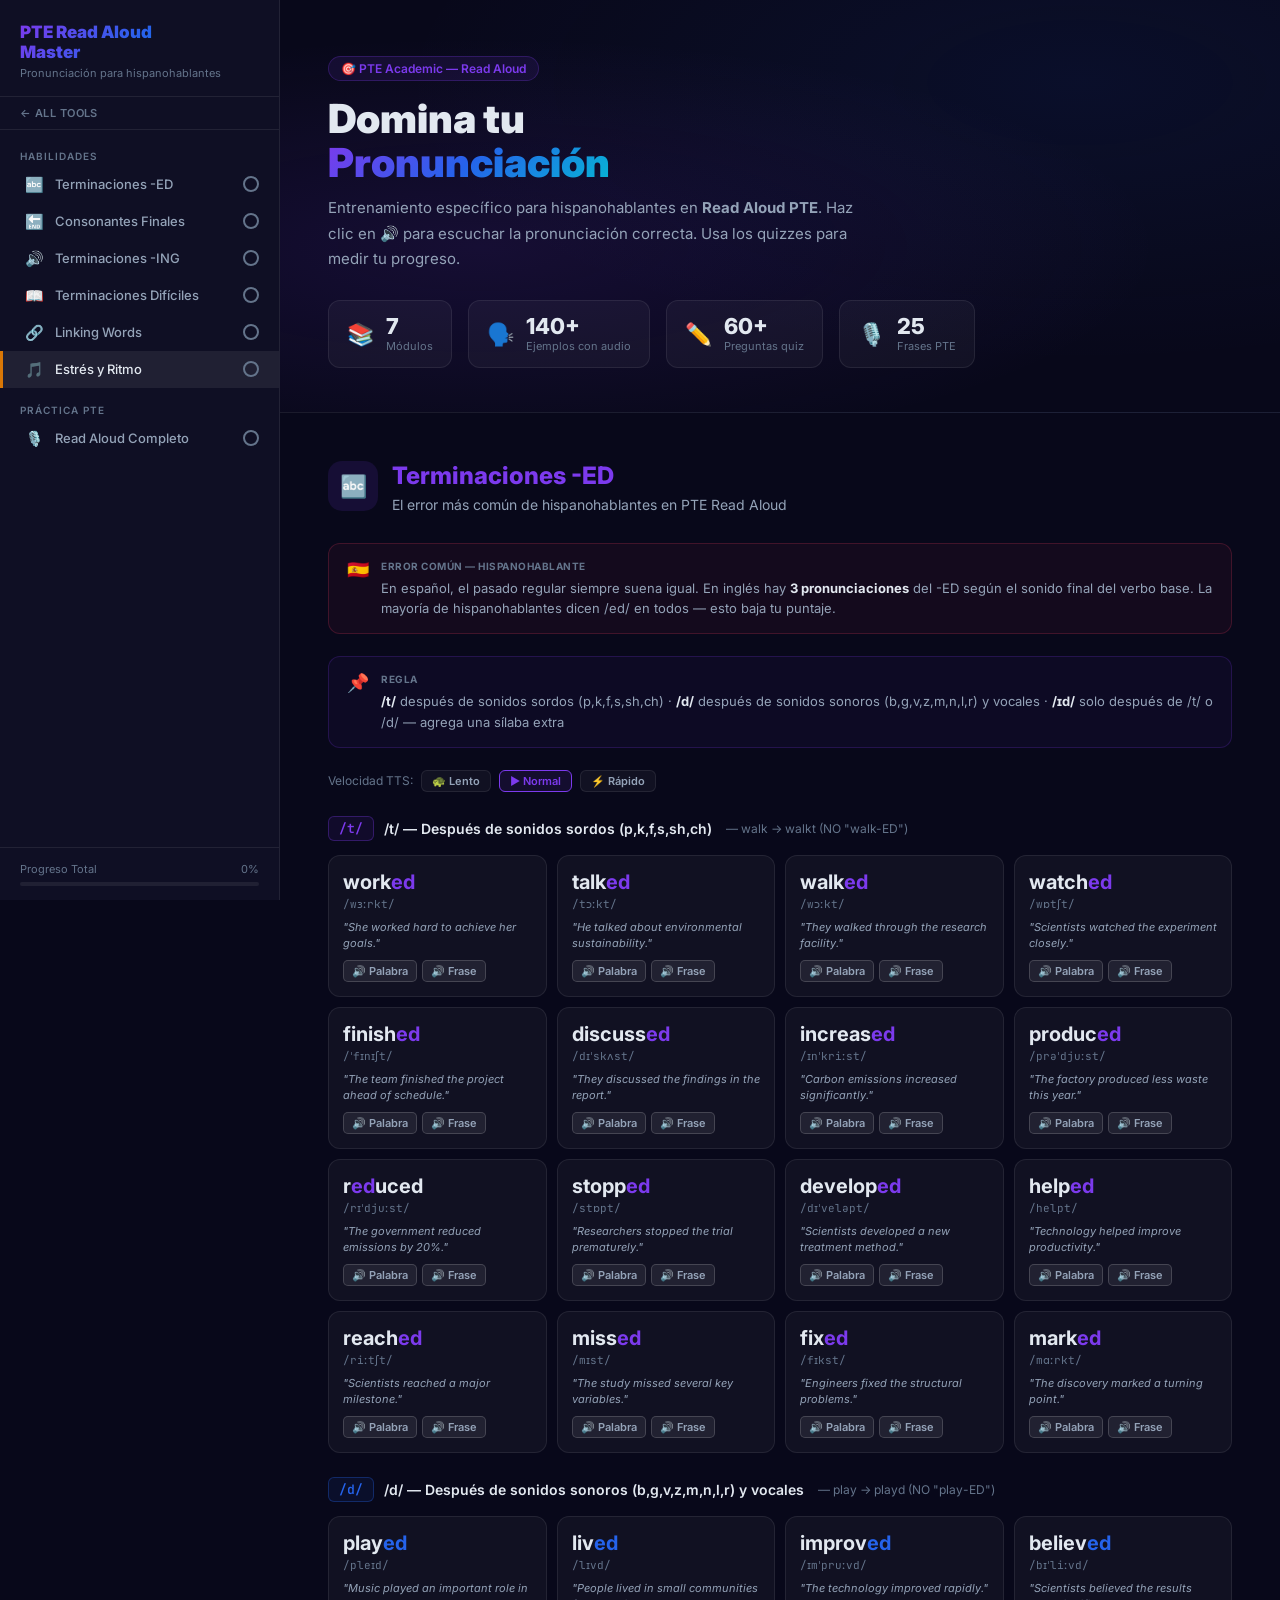
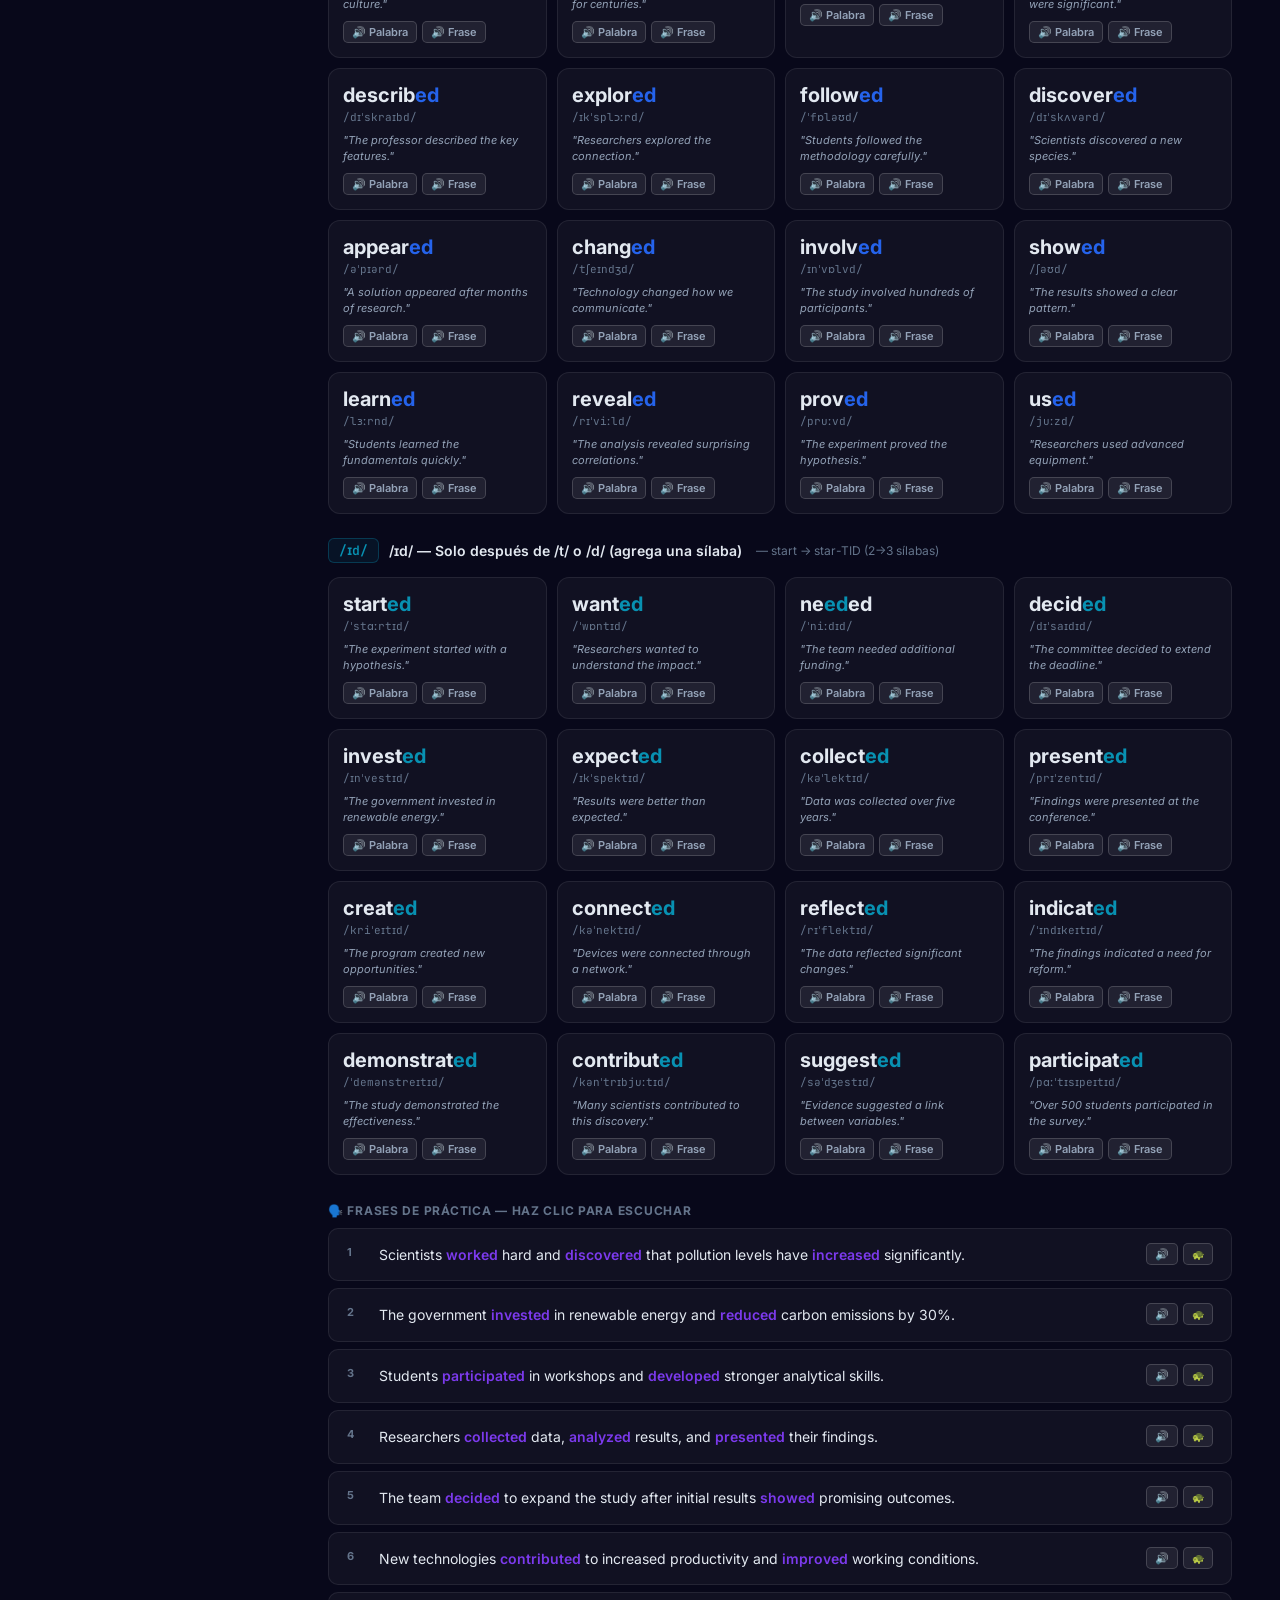
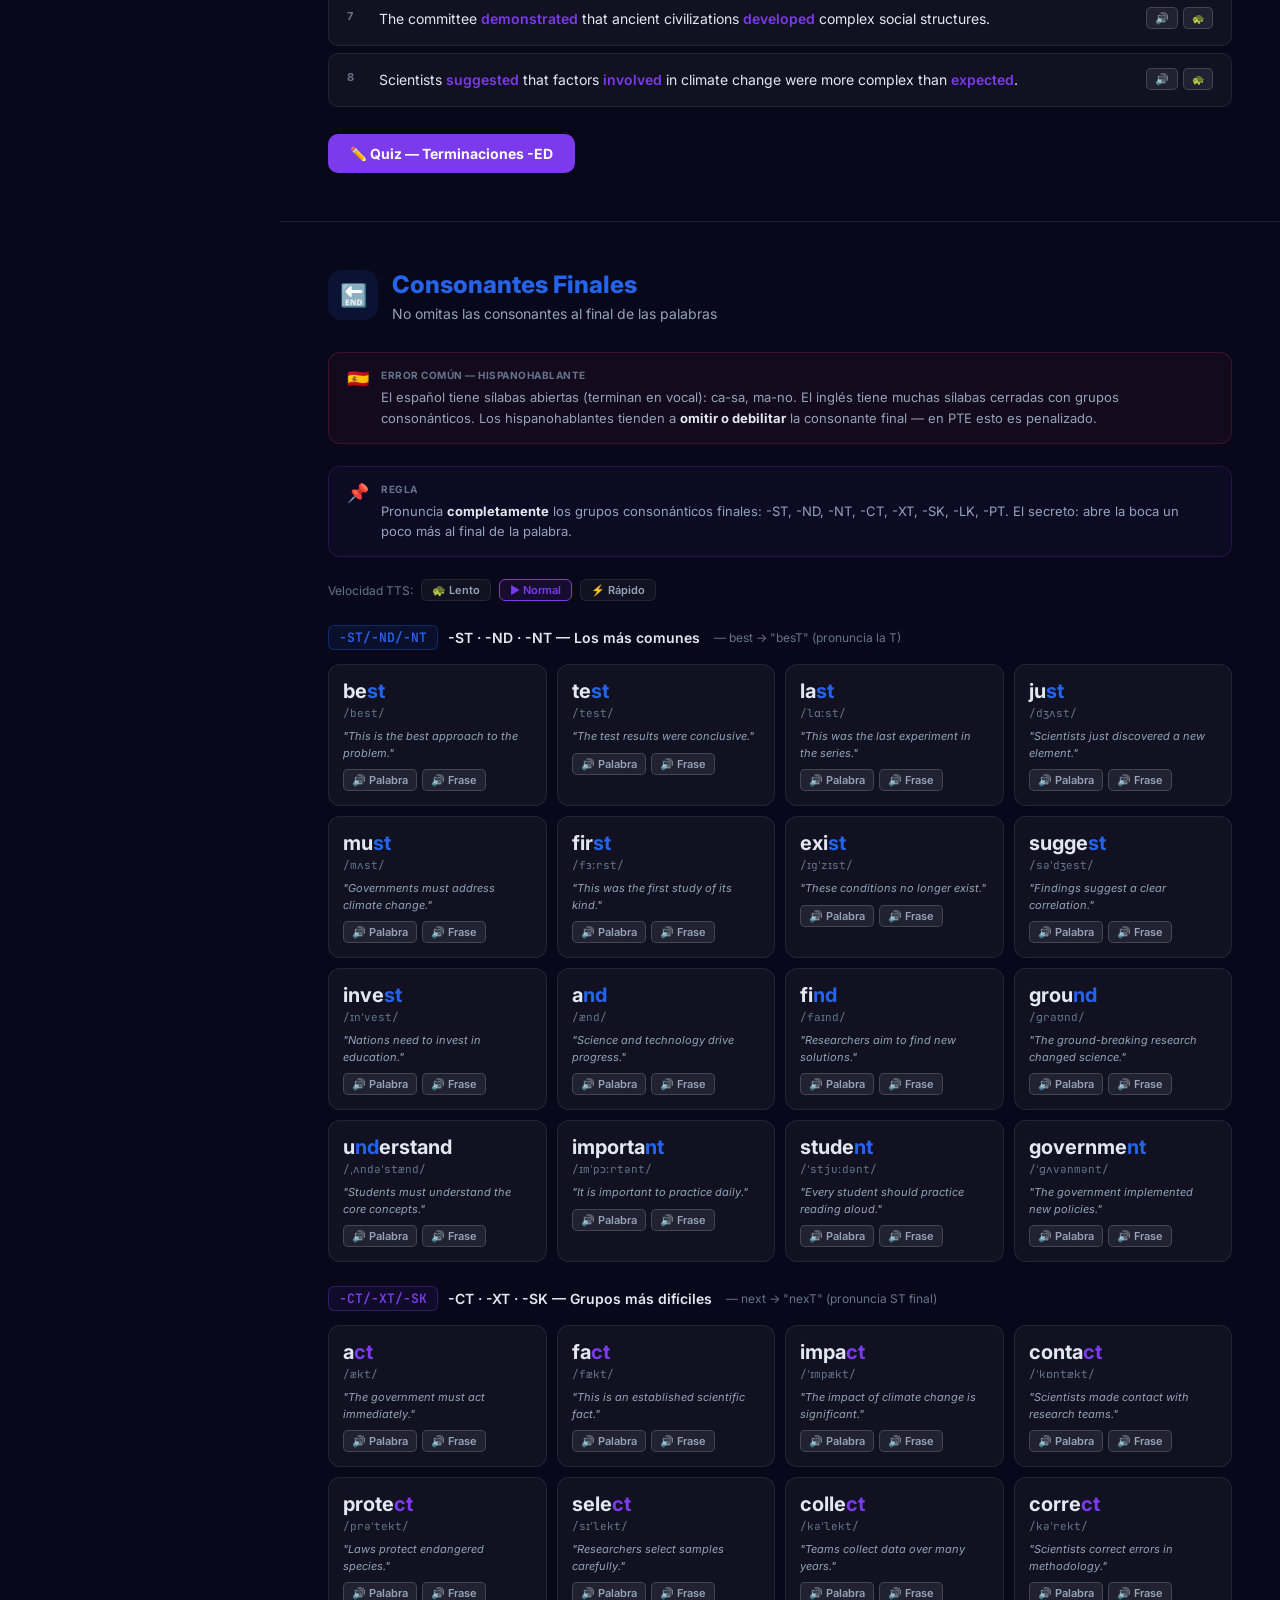
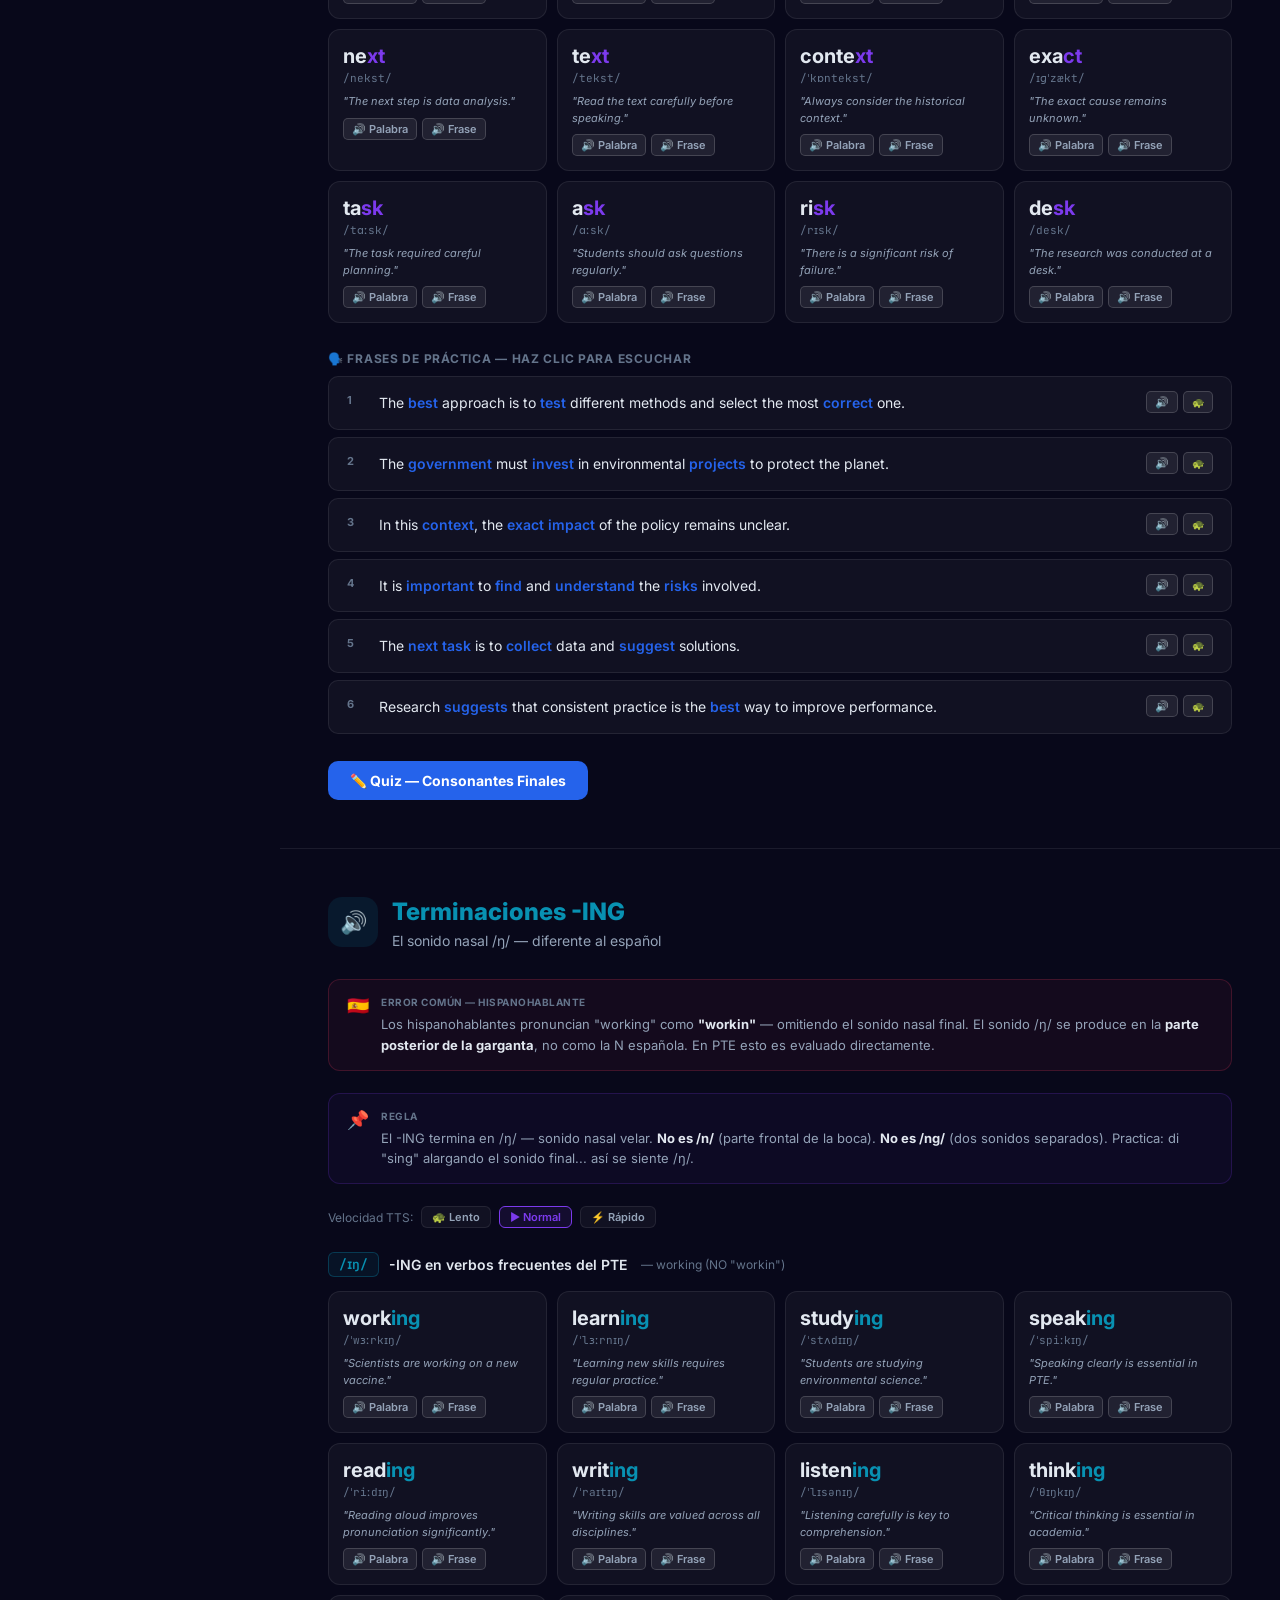
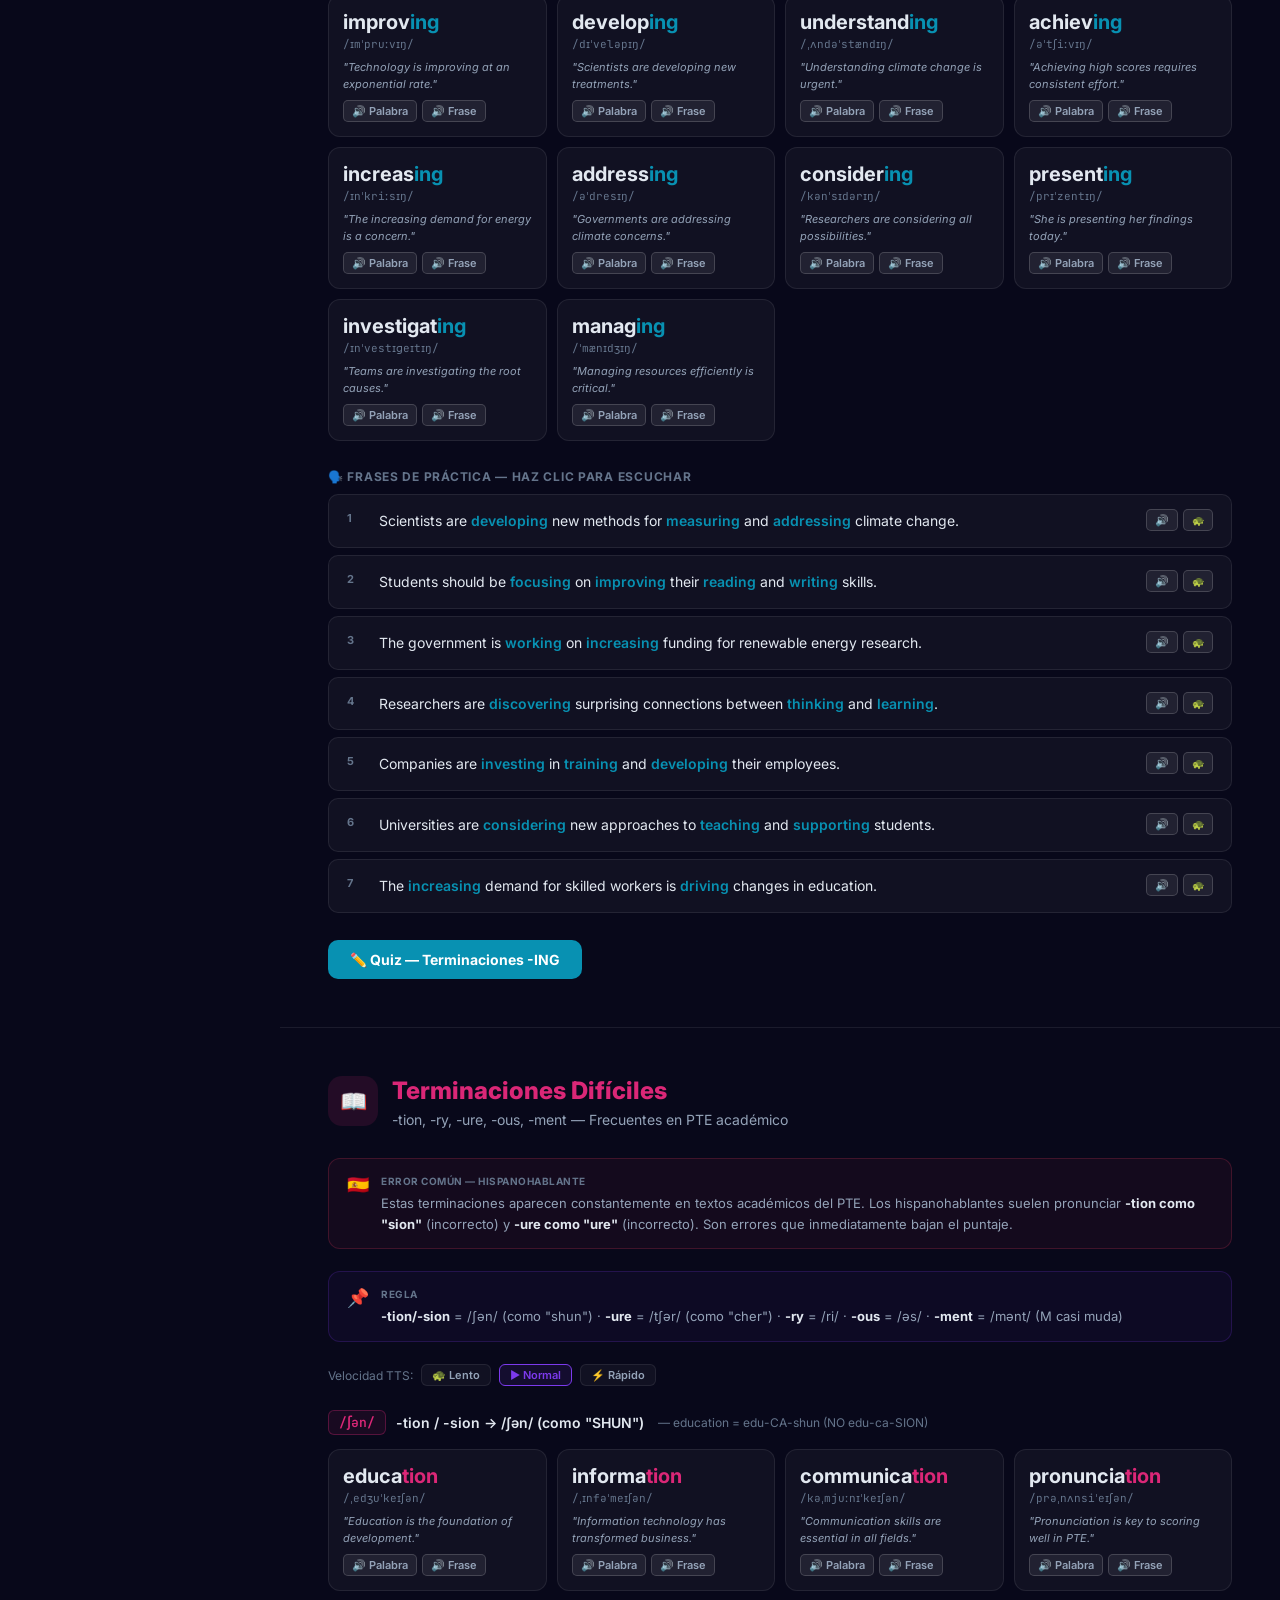
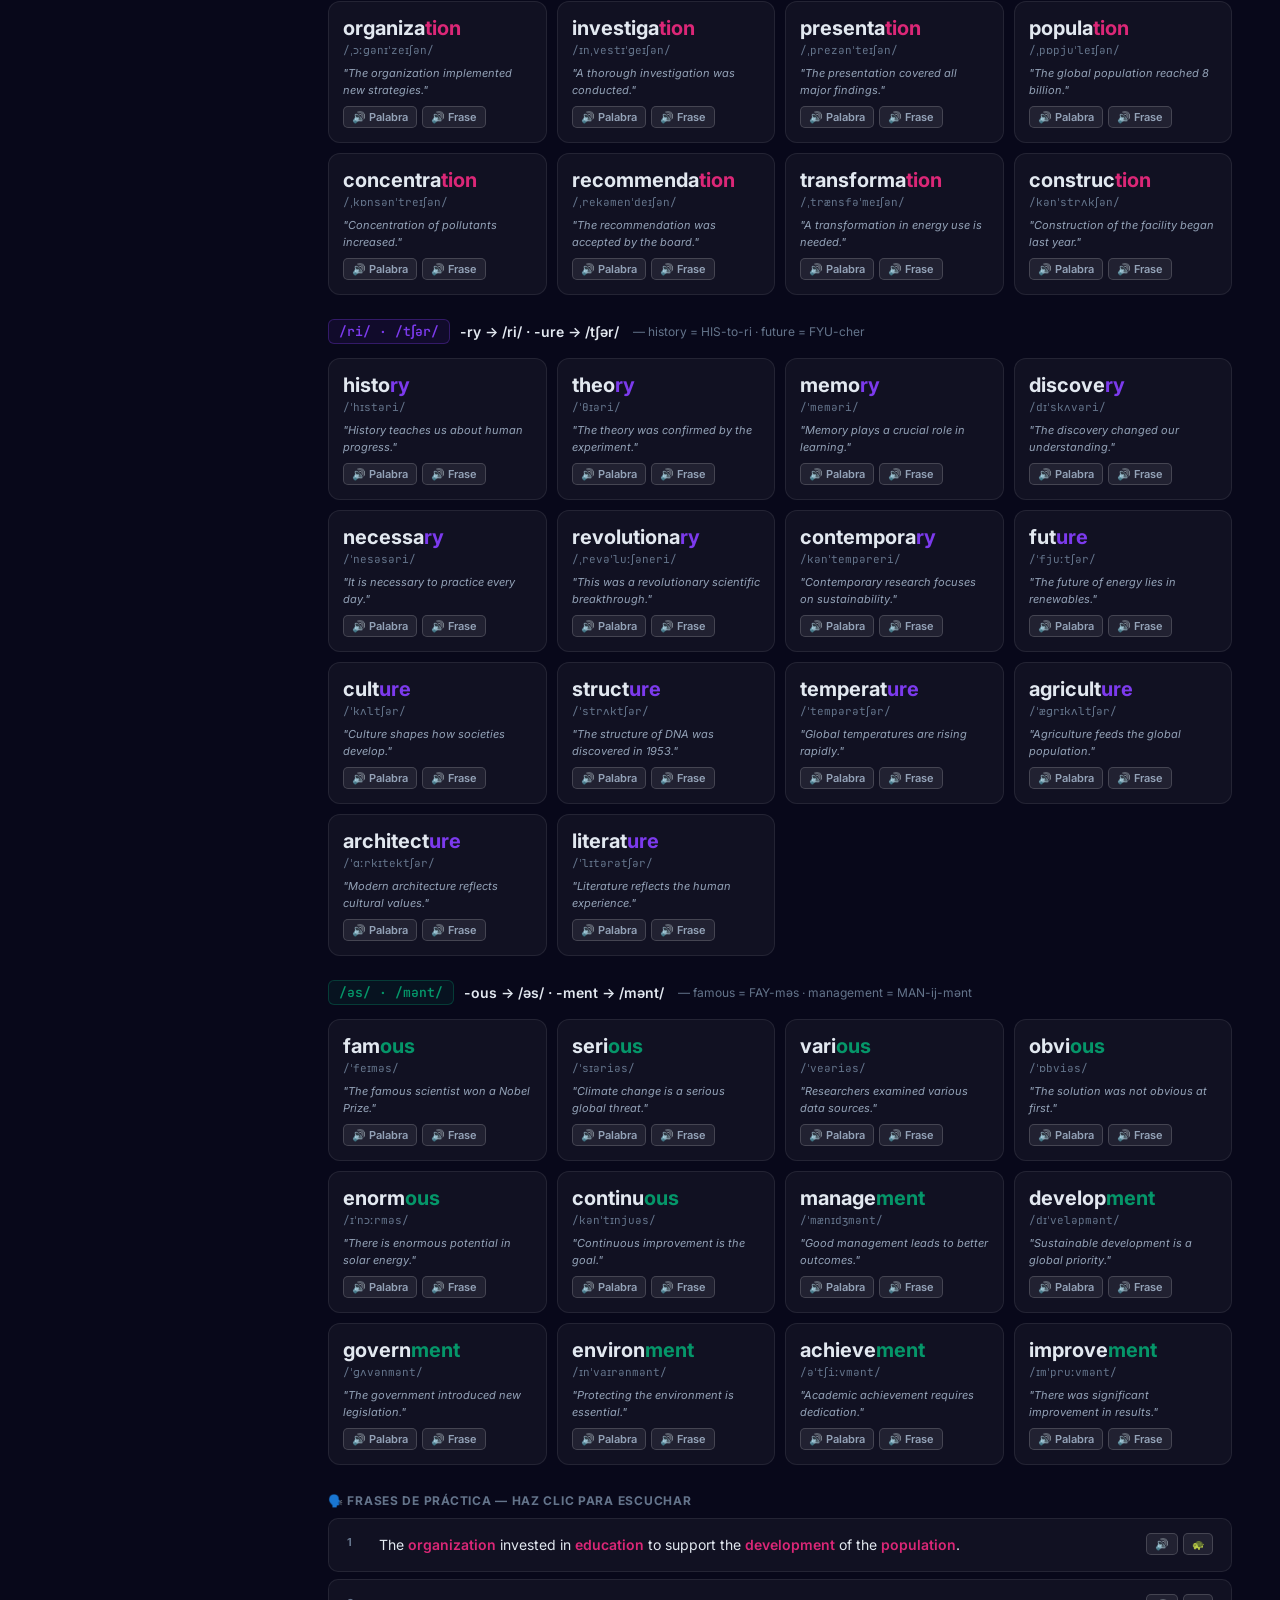
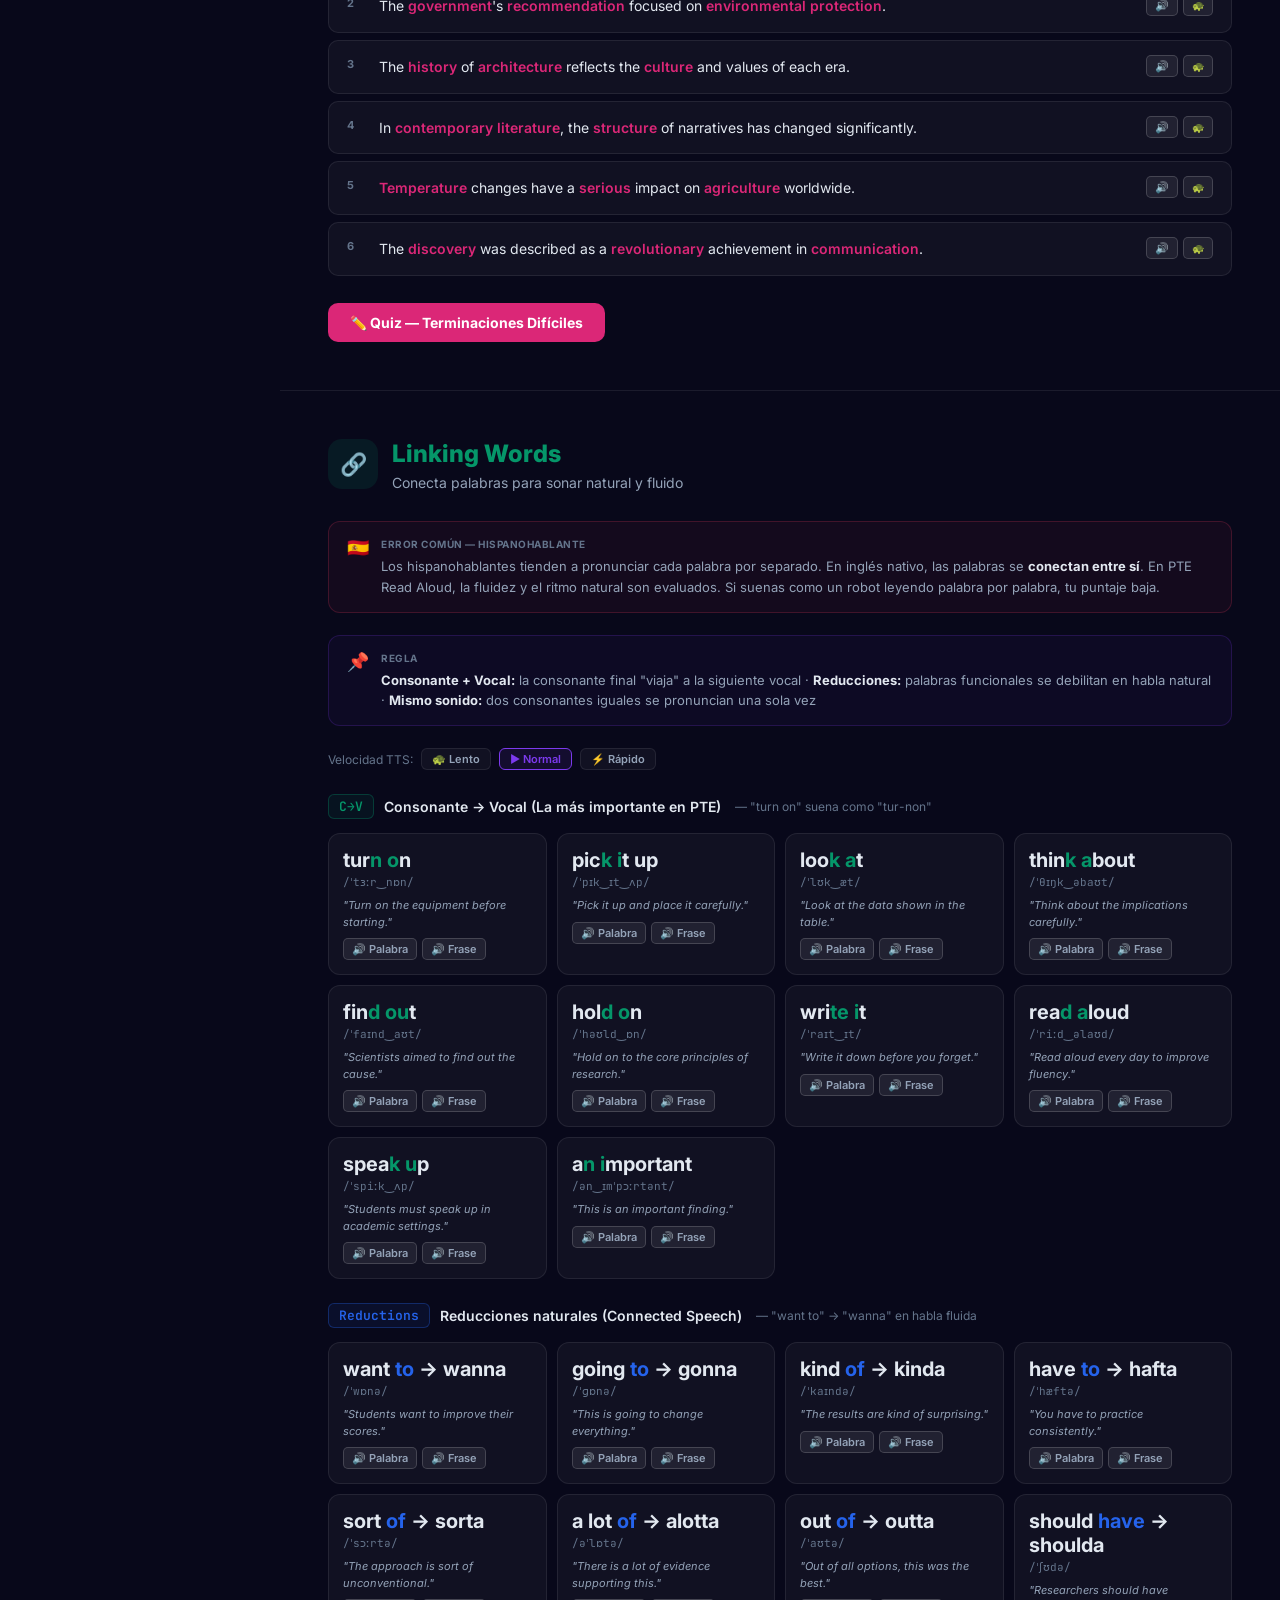
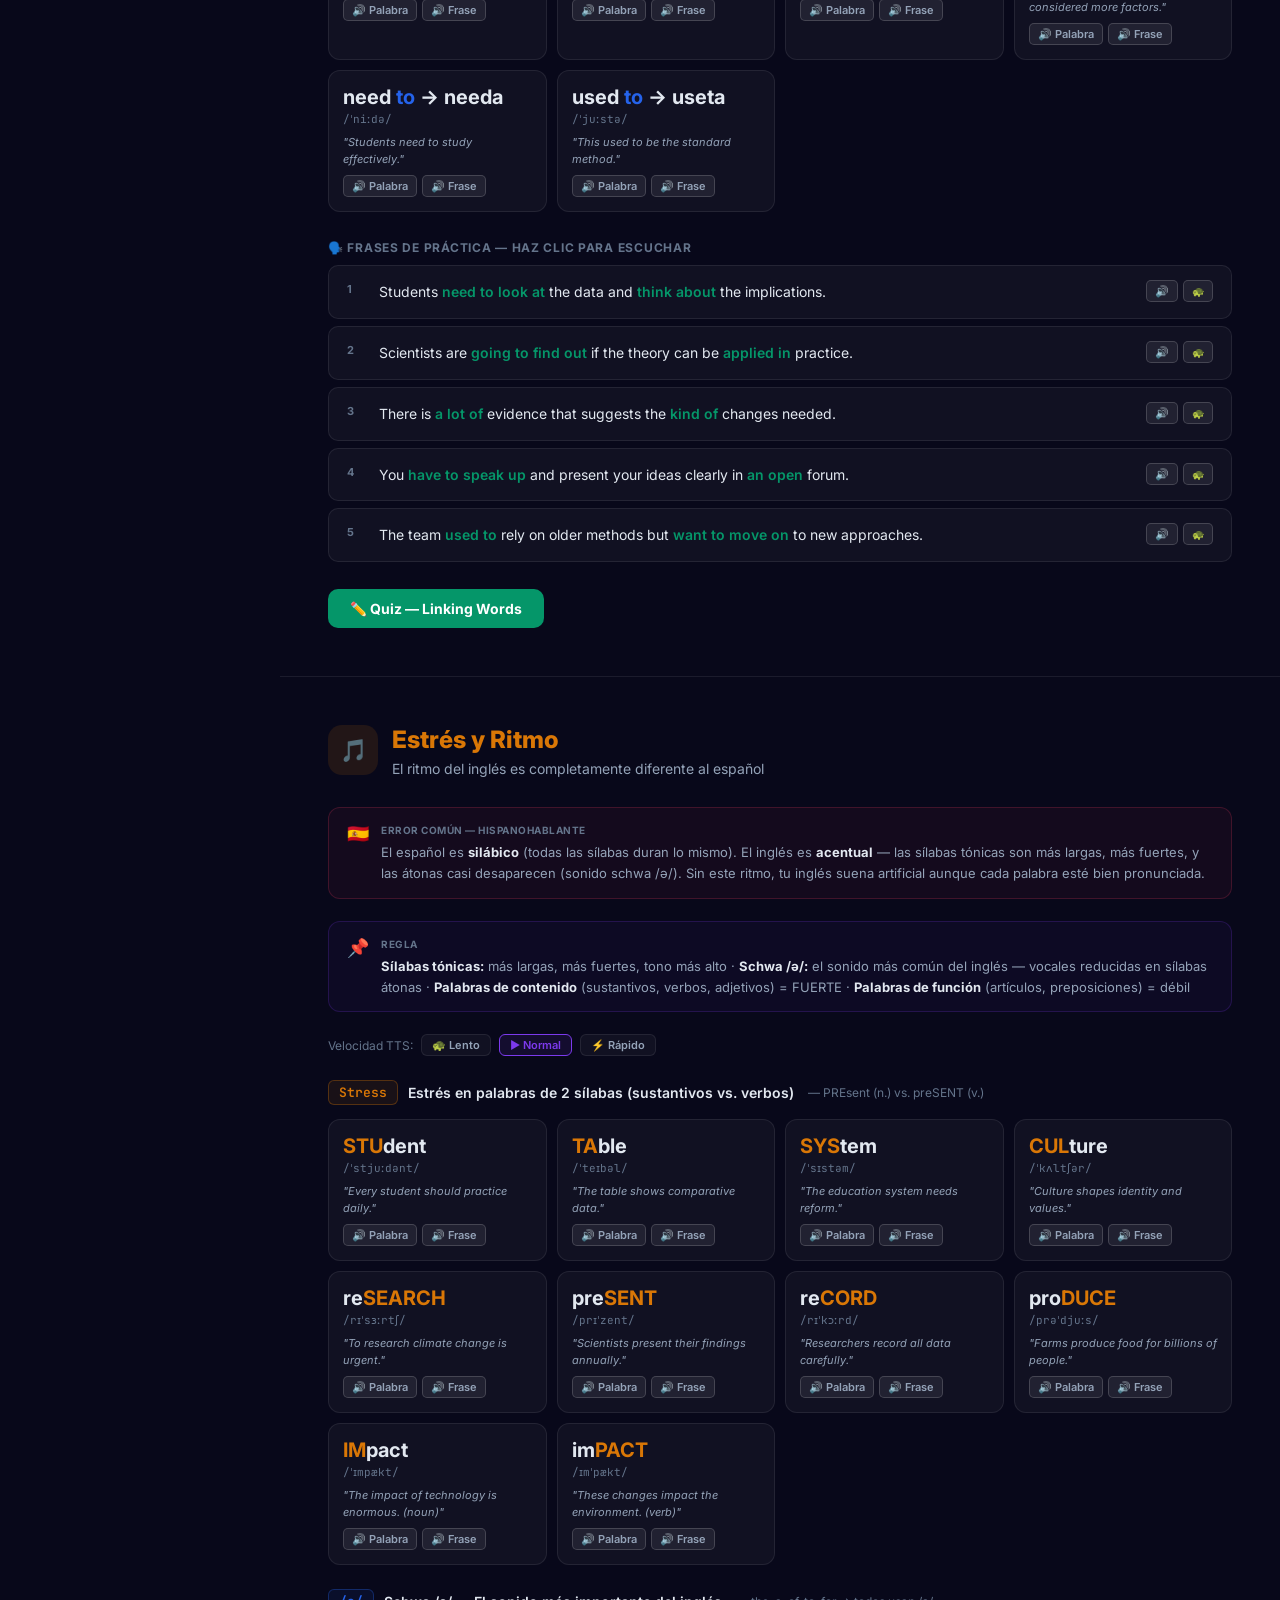
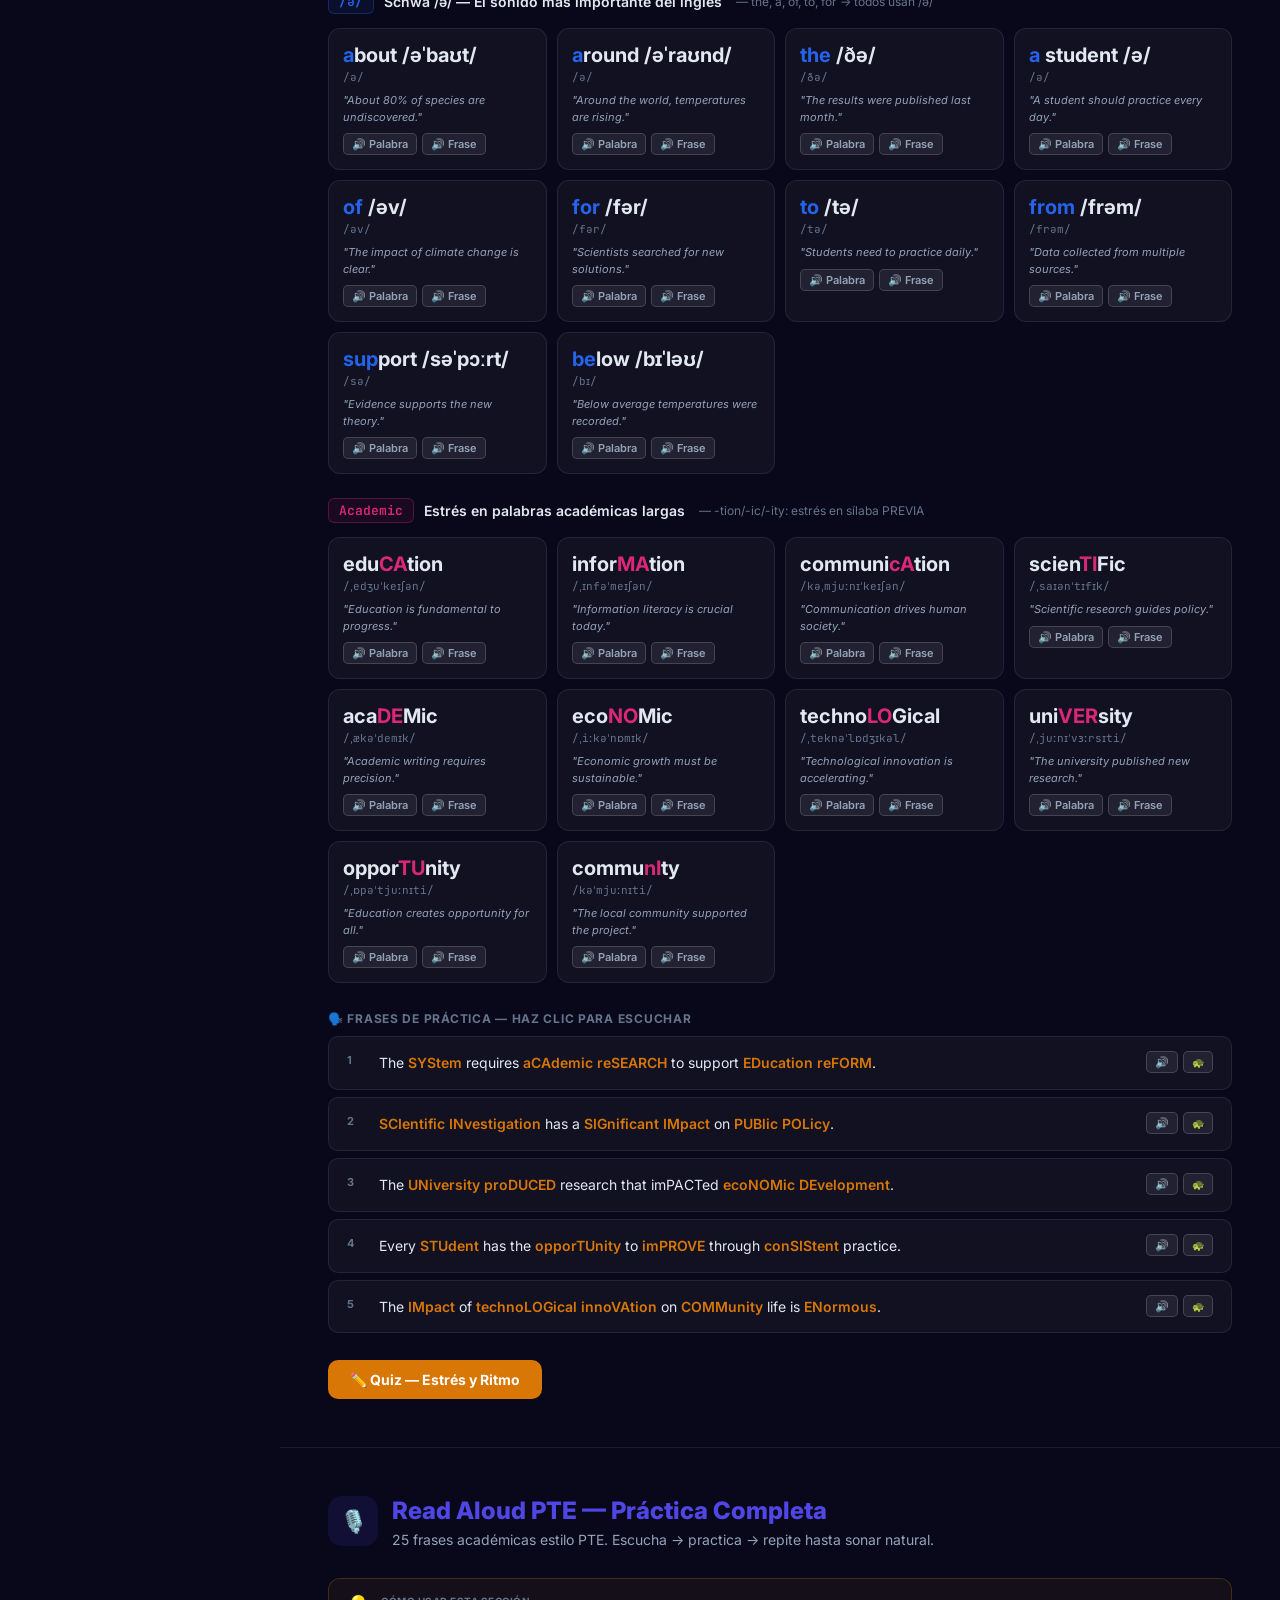
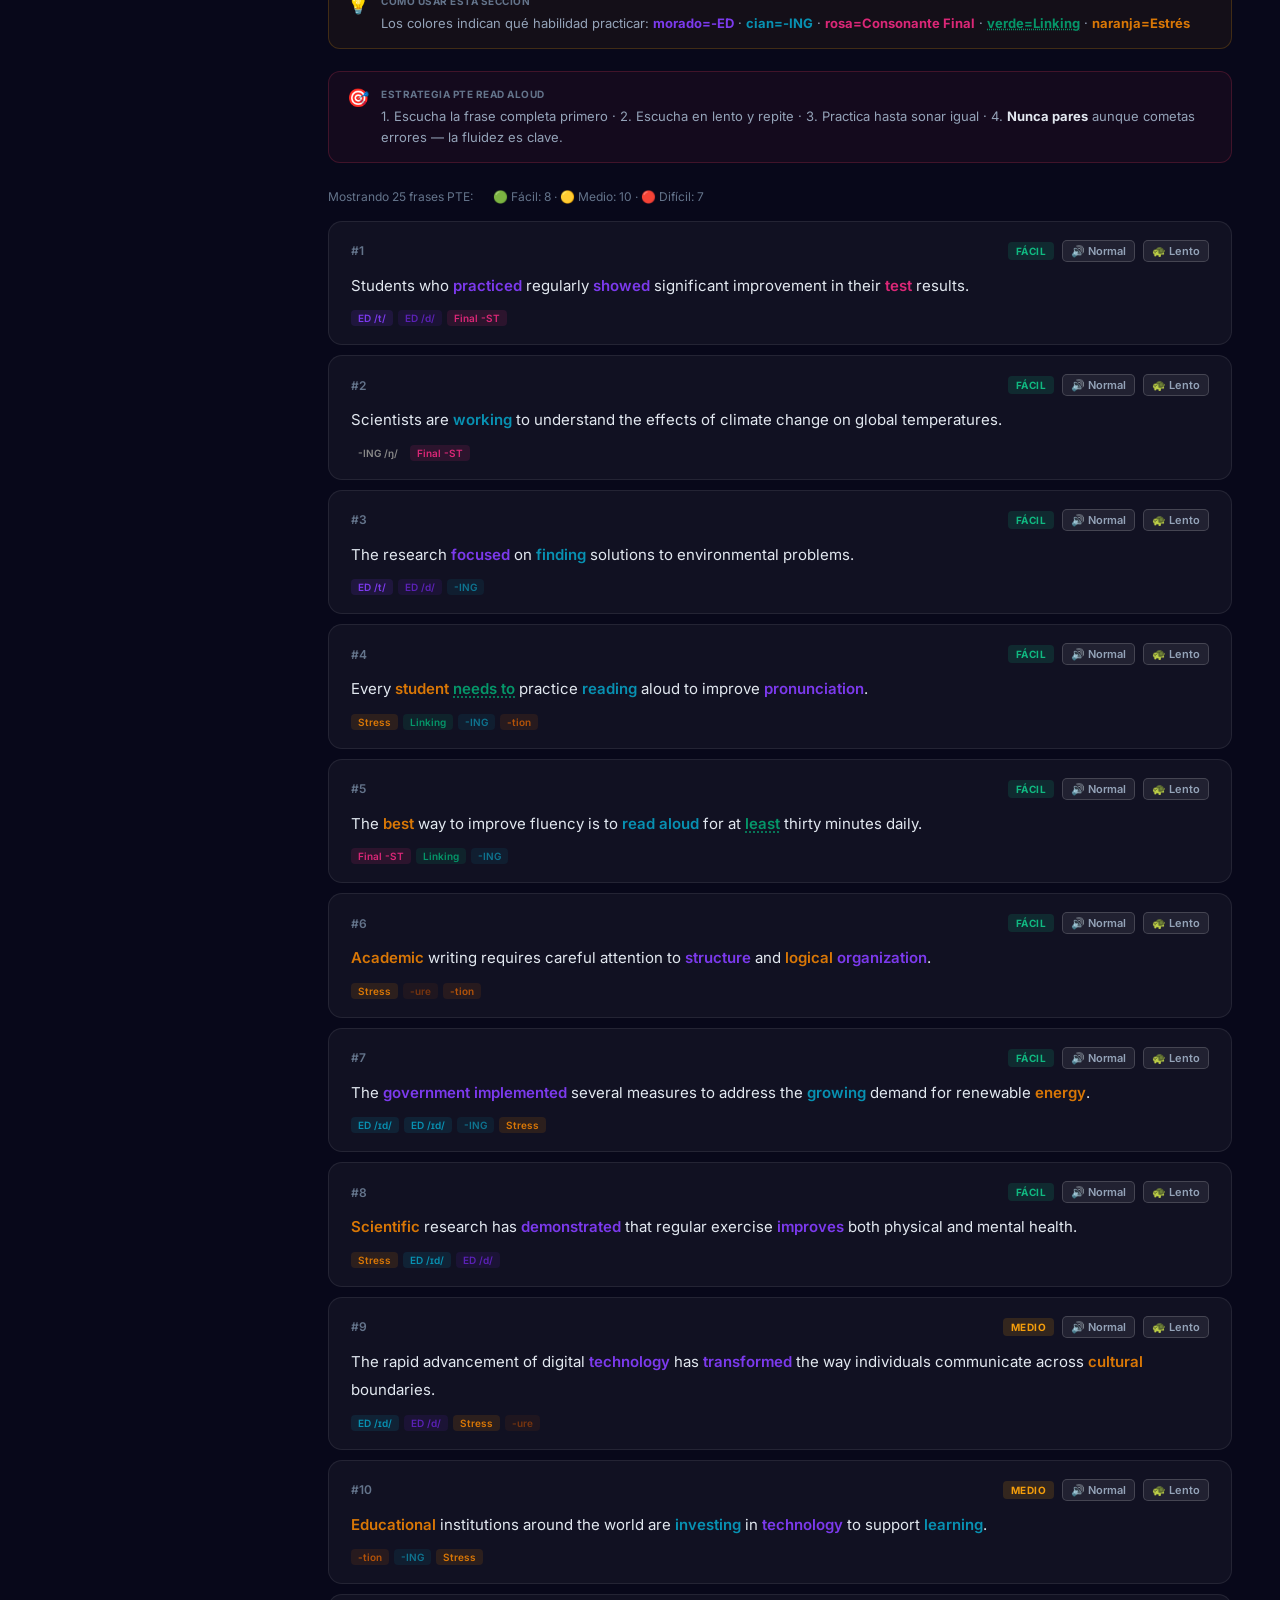
<file: pronunciacion_master.html>
<!DOCTYPE html>
<html lang="es">
<head>
<meta charset="UTF-8">
<meta name="viewport" content="width=device-width, initial-scale=1.0">
<title>PTE Read Aloud Master — Pronunciación</title>
<link href="https://fonts.googleapis.com/css2?family=Inter:wght@300;400;500;600;700;800;900&family=JetBrains+Mono:wght@400;600&display=swap" rel="stylesheet">
<style>
*,*::before,*::after{box-sizing:border-box;margin:0;padding:0}
:root{
  --bg:#08081a;--bg2:#0f0f24;--bg3:#13132e;
  --s1:rgba(255,255,255,0.04);--s2:rgba(255,255,255,0.07);--s3:rgba(255,255,255,0.11);
  --b1:rgba(255,255,255,0.08);--b2:rgba(255,255,255,0.16);
  --t1:#e2e8f0;--t2:#94a3b8;--t3:#64748b;
  --ok:#10b981;--err:#f43f5e;--warn:#f59e0b;
  --sw:280px;
}
html{scroll-behavior:smooth}
body{font-family:'Inter',sans-serif;background:var(--bg);color:var(--t1);display:flex;min-height:100vh;overflow-x:hidden}

/* SIDEBAR */
.sidebar{width:var(--sw);min-height:100vh;background:var(--bg2);border-right:1px solid var(--b1);position:fixed;left:0;top:0;overflow-y:auto;z-index:100;display:flex;flex-direction:column;transition:transform .3s}
.sb-logo{padding:22px 20px 16px;border-bottom:1px solid var(--b1)}
.sb-logo h1{font-size:17px;font-weight:900;background:linear-gradient(135deg,#7c3aed,#2563eb,#06b6d4);-webkit-background-clip:text;-webkit-text-fill-color:transparent;background-clip:text;line-height:1.2}
.sb-logo p{font-size:11px;color:var(--t3);margin-top:3px}
.sb-home{display:flex;align-items:center;gap:6px;padding:9px 20px;font-size:11px;font-weight:600;color:var(--t3);text-decoration:none;letter-spacing:.04em;text-transform:uppercase;border-bottom:1px solid var(--b1);transition:color .2s}
.sb-home:hover{color:var(--t1)}
.sb-nav{padding:10px 0;flex:1}
.nav-lbl{font-size:10px;font-weight:600;letter-spacing:.1em;text-transform:uppercase;color:var(--t3);padding:10px 20px 4px}
.nav-item{display:flex;align-items:center;gap:10px;padding:9px 20px;cursor:pointer;font-size:13px;color:var(--t2);text-decoration:none;border-left:3px solid transparent;transition:all .2s;position:relative}
.nav-item:hover{background:var(--s1);color:var(--t1)}
.nav-item.active{color:var(--t1);border-left-color:var(--ac,#7c3aed);background:var(--s2)}
.nav-icon{font-size:15px;width:22px;text-align:center}
.nav-title{flex:1;font-weight:500}
.nav-ck{width:16px;height:16px;border-radius:50%;border:2px solid var(--t3);display:flex;align-items:center;justify-content:center;font-size:9px;flex-shrink:0;transition:all .3s}
.nav-ck.done{background:var(--ok);border-color:var(--ok);color:#fff}
.sb-prog{padding:14px 20px;border-top:1px solid var(--b1)}
.sb-prog-row{display:flex;justify-content:space-between;font-size:11px;color:var(--t3);margin-bottom:6px}
.pbar{height:4px;background:var(--s2);border-radius:4px;overflow:hidden}
.pbar-fill{height:100%;border-radius:4px;background:linear-gradient(90deg,#7c3aed,#06b6d4);transition:width .5s}

/* MAIN */
.main{margin-left:var(--sw);flex:1}

/* HERO */
.hero{padding:56px 48px 44px;background:radial-gradient(ellipse at 20% 60%,rgba(124,58,237,.12) 0%,transparent 60%),radial-gradient(ellipse at 80% 20%,rgba(37,99,235,.08) 0%,transparent 60%);border-bottom:1px solid var(--b1)}
.hero-badge{display:inline-flex;align-items:center;gap:6px;font-size:12px;font-weight:600;color:#7c3aed;background:rgba(124,58,237,.1);border:1px solid rgba(124,58,237,.25);padding:4px 12px;border-radius:20px;margin-bottom:16px}
.hero h1{font-size:40px;font-weight:900;line-height:1.1;margin-bottom:10px}
.hero h1 span{background:linear-gradient(135deg,#7c3aed,#2563eb,#06b6d4);-webkit-background-clip:text;-webkit-text-fill-color:transparent;background-clip:text}
.hero p{font-size:15px;color:var(--t2);max-width:540px;line-height:1.7;margin-bottom:28px}
.hero-stats{display:flex;gap:16px;flex-wrap:wrap}
.hstat{background:var(--s1);border:1px solid var(--b1);border-radius:12px;padding:14px 18px;display:flex;align-items:center;gap:12px}
.hstat-icon{font-size:22px}
.hstat-val{font-size:22px;font-weight:800;line-height:1}
.hstat-lbl{font-size:11px;color:var(--t3);margin-top:2px}

/* SECTIONS */
.sec{padding:48px;border-bottom:1px solid var(--b1)}
.sec-hdr{display:flex;align-items:flex-start;gap:14px;margin-bottom:28px}
.sec-ico{width:50px;height:50px;border-radius:14px;display:flex;align-items:center;justify-content:center;font-size:22px;flex-shrink:0}
.sec-hdr-txt h2{font-size:24px;font-weight:800;margin-bottom:4px}
.sec-hdr-txt p{font-size:14px;color:var(--t2);line-height:1.5}

/* TIP BOXES */
.tip{border-radius:12px;padding:14px 18px;margin-bottom:22px;border:1px solid;display:flex;gap:12px}
.tip.es{background:rgba(244,63,94,.05);border-color:rgba(244,63,94,.2)}
.tip.rule{background:rgba(124,58,237,.05);border-color:rgba(124,58,237,.2)}
.tip.info{background:rgba(245,158,11,.05);border-color:rgba(245,158,11,.2)}
.tip-icon{font-size:18px;flex-shrink:0;padding-top:1px}
.tip-body{flex:1;font-size:13px;color:var(--t2);line-height:1.6}
.tip-body strong{color:var(--t1)}
.tip-lbl{font-size:10px;font-weight:700;text-transform:uppercase;letter-spacing:.05em;color:var(--t3);margin-bottom:4px}

/* GROUP */
.grp-hdr{display:flex;align-items:center;gap:10px;margin:24px 0 14px}
.ph-badge{font-family:'JetBrains Mono',monospace;font-size:13px;font-weight:600;padding:3px 10px;border-radius:6px;border:1px solid}
.grp-title{font-size:14px;font-weight:600}
.grp-sub{font-size:12px;color:var(--t3);margin-left:4px}

/* EXAMPLE CARDS */
.ex-grid{display:grid;grid-template-columns:repeat(auto-fill,minmax(185px,1fr));gap:10px;margin-bottom:20px}
.ex-card{background:var(--s1);border:1px solid var(--b1);border-radius:12px;padding:14px;transition:all .2s;cursor:default;position:relative;overflow:hidden}
.ex-card::before{content:'';position:absolute;top:0;left:0;right:0;height:2px;background:var(--cc,#7c3aed);opacity:0;transition:opacity .2s}
.ex-card:hover{background:var(--s2);border-color:var(--b2);transform:translateY(-2px)}
.ex-card:hover::before{opacity:1}
.ex-word{font-size:20px;font-weight:700;margin-bottom:3px}
.ex-word .hl{color:var(--cc,#7c3aed)}
.ex-ph{font-family:'JetBrains Mono',monospace;font-size:11px;color:var(--t3);margin-bottom:8px}
.ex-sent{font-size:11px;color:var(--t2);line-height:1.5;font-style:italic;margin-bottom:8px}
.ex-btns{display:flex;gap:5px}
.btn-sp{display:inline-flex;align-items:center;gap:3px;font-size:11px;font-weight:600;padding:3px 8px;border-radius:5px;border:1px solid var(--b2);background:var(--s2);color:var(--t2);cursor:pointer;transition:all .2s;font-family:'Inter',sans-serif}
.btn-sp:hover{color:var(--t1);border-color:var(--cc,#7c3aed)}
.btn-sp.speaking{color:var(--cc,#7c3aed);border-color:var(--cc,#7c3aed);animation:pulse 1s infinite}
@keyframes pulse{0%,100%{opacity:1}50%{opacity:.5}}

/* SPEED CONTROL */
.speed-ctl{display:flex;align-items:center;gap:8px;margin-bottom:16px}
.speed-lbl{font-size:12px;color:var(--t3)}
.speed-btn{padding:3px 10px;border-radius:6px;border:1px solid var(--b1);background:var(--s1);color:var(--t2);font-size:11px;font-weight:600;cursor:pointer;transition:all .2s;font-family:'Inter',sans-serif}
.speed-btn.on{border-color:#7c3aed;background:rgba(124,58,237,.1);color:#7c3aed}

/* PRACTICE SENTENCES */
.prac-ttl{font-size:12px;font-weight:700;text-transform:uppercase;letter-spacing:.06em;color:var(--t3);margin:28px 0 10px;display:flex;align-items:center;gap:8px}
.sent-card{background:var(--s1);border:1px solid var(--b1);border-radius:10px;padding:14px 18px;margin-bottom:7px;display:flex;align-items:flex-start;gap:12px;transition:all .2s}
.sent-card:hover{background:var(--s2);border-color:var(--b2)}
.sent-num{font-size:11px;font-weight:700;color:var(--t3);width:20px;flex-shrink:0;padding-top:2px}
.sent-txt{flex:1;font-size:14px;line-height:1.7}
.sent-txt b{color:var(--cc,#7c3aed);font-weight:600}
.sent-ctl{display:flex;gap:5px;flex-shrink:0}

/* QUIZ BUTTON */
.quiz-btn{display:inline-flex;align-items:center;gap:8px;padding:11px 22px;border-radius:10px;font-size:14px;font-weight:700;cursor:pointer;border:none;transition:all .2s;margin-top:20px;font-family:'Inter',sans-serif;color:#fff}
.quiz-btn:hover{transform:translateY(-2px);box-shadow:0 8px 24px rgba(0,0,0,.3)}

/* MODAL */
.overlay{position:fixed;inset:0;background:rgba(0,0,0,.8);backdrop-filter:blur(8px);z-index:1000;display:flex;align-items:center;justify-content:center;padding:20px;opacity:0;pointer-events:none;transition:opacity .3s}
.overlay.open{opacity:1;pointer-events:all}
.modal{background:var(--bg2);border:1px solid var(--b2);border-radius:20px;width:100%;max-width:560px;max-height:90vh;overflow-y:auto;transform:scale(.95);transition:transform .3s}
.overlay.open .modal{transform:scale(1)}
.modal-hdr{padding:22px 26px 18px;border-bottom:1px solid var(--b1);display:flex;align-items:center;justify-content:space-between}
.modal-ttl{font-size:17px;font-weight:800}
.modal-x{width:30px;height:30px;border-radius:8px;background:var(--s1);border:1px solid var(--b1);color:var(--t2);cursor:pointer;display:flex;align-items:center;justify-content:center;font-size:15px;transition:all .2s;font-family:'Inter',sans-serif}
.modal-x:hover{background:var(--s2);color:var(--t1)}
.modal-body{padding:24px}
.q-prog{background:var(--s2);border-radius:4px;height:4px;margin-bottom:22px;overflow:hidden}
.q-prog-fill{height:100%;border-radius:4px;transition:width .4s}
.q-num{font-size:11px;font-weight:600;color:var(--t3);text-transform:uppercase;letter-spacing:.05em;margin-bottom:6px}
.q-word{font-family:'JetBrains Mono',monospace;font-size:34px;font-weight:700;margin-bottom:20px;display:block}
.q-txt{font-size:16px;font-weight:600;margin-bottom:20px;line-height:1.4}
.q-opts{display:flex;flex-direction:column;gap:8px;margin-bottom:18px}
.q-opt{padding:13px 16px;border-radius:10px;border:2px solid var(--b1);background:var(--s1);cursor:pointer;font-size:14px;font-weight:500;color:var(--t2);text-align:left;transition:all .2s;font-family:'Inter',sans-serif;display:flex;align-items:center;gap:10px}
.q-opt:hover:not(:disabled){border-color:var(--b2);background:var(--s2);color:var(--t1)}
.q-opt.ok{border-color:var(--ok);background:rgba(16,185,129,.1);color:var(--ok)}
.q-opt.no{border-color:var(--err);background:rgba(244,63,94,.1);color:#f87171}
.q-opt:disabled{cursor:default}
.opt-ltr{width:24px;height:24px;border-radius:6px;border:2px solid currentColor;display:flex;align-items:center;justify-content:center;font-size:11px;font-weight:800;flex-shrink:0;opacity:.7}
.q-fb{padding:12px 15px;border-radius:10px;margin-bottom:14px;font-size:13px;line-height:1.6;display:none}
.q-fb.show{display:block}
.q-fb.ok{background:rgba(16,185,129,.1);border:1px solid rgba(16,185,129,.3);color:#6ee7b7}
.q-fb.no{background:rgba(244,63,94,.1);border:1px solid rgba(244,63,94,.3);color:#fca5a5}
.q-fb strong{color:var(--t1)}
.btn-next{width:100%;padding:13px;border-radius:10px;font-size:14px;font-weight:700;cursor:pointer;border:none;transition:all .2s;display:none;font-family:'Inter',sans-serif;color:#fff;background:linear-gradient(135deg,#7c3aed,#2563eb)}
.btn-next.show{display:block}
.btn-next:hover{transform:translateY(-1px)}

/* RESULTS */
.results{text-align:center;padding:16px 0}
.res-emoji{font-size:60px;margin-bottom:14px}
.res-score{font-size:52px;font-weight:900;margin-bottom:6px}
.res-lbl{font-size:15px;color:var(--t2);margin-bottom:20px}
.res-btns{display:flex;gap:10px;justify-content:center;flex-wrap:wrap}
.btn-res{padding:11px 22px;border-radius:10px;font-size:14px;font-weight:700;cursor:pointer;border:none;transition:all .2s;font-family:'Inter',sans-serif}

/* READ ALOUD CARDS */
.ra-card{background:var(--s1);border:1px solid var(--b1);border-radius:14px;padding:18px 22px;margin-bottom:10px;transition:all .2s}
.ra-card:hover{background:var(--s2);border-color:var(--b2)}
.ra-hdr{display:flex;align-items:center;justify-content:space-between;margin-bottom:10px}
.diff{font-size:10px;font-weight:700;text-transform:uppercase;letter-spacing:.05em;padding:3px 8px;border-radius:4px}
.diff.easy{background:rgba(16,185,129,.15);color:var(--ok)}
.diff.med{background:rgba(245,158,11,.15);color:var(--warn)}
.diff.hard{background:rgba(244,63,94,.15);color:var(--err)}
.ra-txt{font-size:15px;line-height:1.9;margin-bottom:10px}
.ra-txt .wed{color:#7c3aed;font-weight:600}
.ra-txt .wing{color:#0891b2;font-weight:600}
.ra-txt .wfin{color:#db2777;font-weight:600}
.ra-txt .wlnk{color:#059669;font-weight:600;text-decoration:underline dotted;text-underline-offset:3px}
.ra-txt .wst{color:#d97706;font-weight:600}
.ra-tags{display:flex;gap:5px;flex-wrap:wrap}
.rtag{font-size:10px;padding:2px 7px;border-radius:4px;font-weight:600}

/* TOAST */
.toast{position:fixed;bottom:22px;right:22px;z-index:2000;background:var(--bg2);border:1px solid var(--b2);border-radius:12px;padding:12px 18px;font-size:13px;font-weight:500;color:var(--t1);box-shadow:0 8px 32px rgba(0,0,0,.4);transform:translateY(100px);opacity:0;transition:all .3s;display:flex;align-items:center;gap:8px;max-width:300px}
.toast.show{transform:translateY(0);opacity:1}

/* MOBILE */
.mob-btn{display:none;position:fixed;top:14px;left:14px;z-index:200;background:var(--bg2);border:1px solid var(--b1);border-radius:10px;width:40px;height:40px;align-items:center;justify-content:center;cursor:pointer;font-size:18px;color:var(--t1)}
@media(max-width:768px){
  :root{--sw:0px}
  .sidebar{transform:translateX(-280px);width:280px}
  .sidebar.open{transform:translateX(0)}
  .main{margin-left:0}
  .hero{padding:56px 22px 36px}
  .sec{padding:32px 22px}
  .hero h1{font-size:28px}
  .mob-btn{display:flex}
}
@media(min-width:769px){.mob-btn{display:none}}
::-webkit-scrollbar{width:5px}
::-webkit-scrollbar-thumb{background:var(--b2);border-radius:3px}
</style>
</head>
<body>

<button class="mob-btn" id="menuBtn" onclick="toggleSidebar()">☰</button>

<aside class="sidebar" id="sidebar">
  <div class="sb-logo">
    <h1>PTE Read Aloud<br>Master</h1>
    <p>Pronunciación para hispanohablantes</p>
  </div>
  <a href="index.html" class="sb-home">← All Tools</a>
  <nav class="sb-nav">
    <div class="nav-lbl">Habilidades</div>
    <a href="#ed" class="nav-item" data-nav="ed" style="--ac:#7c3aed"><span class="nav-icon">🔤</span><span class="nav-title">Terminaciones -ED</span><span class="nav-ck" id="ck-ed"></span></a>
    <a href="#finals" class="nav-item" data-nav="finals" style="--ac:#2563eb"><span class="nav-icon">🔚</span><span class="nav-title">Consonantes Finales</span><span class="nav-ck" id="ck-finals"></span></a>
    <a href="#ing" class="nav-item" data-nav="ing" style="--ac:#0891b2"><span class="nav-icon">🔊</span><span class="nav-title">Terminaciones -ING</span><span class="nav-ck" id="ck-ing"></span></a>
    <a href="#endings" class="nav-item" data-nav="endings" style="--ac:#db2777"><span class="nav-icon">📖</span><span class="nav-title">Terminaciones Difíciles</span><span class="nav-ck" id="ck-endings"></span></a>
    <a href="#linking" class="nav-item" data-nav="linking" style="--ac:#059669"><span class="nav-icon">🔗</span><span class="nav-title">Linking Words</span><span class="nav-ck" id="ck-linking"></span></a>
    <a href="#stress" class="nav-item" data-nav="stress" style="--ac:#d97706"><span class="nav-icon">🎵</span><span class="nav-title">Estrés y Ritmo</span><span class="nav-ck" id="ck-stress"></span></a>
    <div class="nav-lbl" style="margin-top:6px">Práctica PTE</div>
    <a href="#ra" class="nav-item" data-nav="ra" style="--ac:#4f46e5"><span class="nav-icon">🎙️</span><span class="nav-title">Read Aloud Completo</span><span class="nav-ck" id="ck-ra"></span></a>
  </nav>
  <div class="sb-prog">
    <div class="sb-prog-row"><span>Progreso Total</span><span id="ovr-pct">0%</span></div>
    <div class="pbar"><div class="pbar-fill" id="ovr-fill" style="width:0%"></div></div>
  </div>
</aside>

<main class="main">
  <section class="hero">
    <div class="hero-badge">🎯 PTE Academic — Read Aloud</div>
    <h1>Domina tu<br><span>Pronunciación</span></h1>
    <p>Entrenamiento específico para hispanohablantes en <strong>Read Aloud PTE</strong>. Haz clic en 🔊 para escuchar la pronunciación correcta. Usa los quizzes para medir tu progreso.</p>
    <div class="hero-stats">
      <div class="hstat"><span class="hstat-icon">📚</span><div><div class="hstat-val">7</div><div class="hstat-lbl">Módulos</div></div></div>
      <div class="hstat"><span class="hstat-icon">🗣️</span><div><div class="hstat-val">140+</div><div class="hstat-lbl">Ejemplos con audio</div></div></div>
      <div class="hstat"><span class="hstat-icon">✏️</span><div><div class="hstat-val">60+</div><div class="hstat-lbl">Preguntas quiz</div></div></div>
      <div class="hstat"><span class="hstat-icon">🎙️</span><div><div class="hstat-val">25</div><div class="hstat-lbl">Frases PTE</div></div></div>
    </div>
  </section>
  <div id="app"></div>
</main>

<div class="overlay" id="overlay">
  <div class="modal">
    <div class="modal-hdr"><div class="modal-ttl" id="q-title">Quiz</div><button class="modal-x" onclick="closeQuiz()">✕</button></div>
    <div class="modal-body" id="q-body"></div>
  </div>
</div>

<div class="toast" id="toast"><span id="t-icon">🎉</span><span id="t-txt"></span></div>

<script>
// ===================== DATA =====================
const SEC = [
{
  id:'ed', title:'Terminaciones -ED', icon:'🔤', color:'#7c3aed',
  sub:'El error más común de hispanohablantes en PTE Read Aloud',
  esTip:'En español, el pasado regular siempre suena igual. En inglés hay <strong>3 pronunciaciones</strong> del -ED según el sonido final del verbo base. La mayoría de hispanohablantes dicen /ed/ en todos — esto baja tu puntaje.',
  rule:'<strong>/t/</strong> después de sonidos sordos (p,k,f,s,sh,ch) · <strong>/d/</strong> después de sonidos sonoros (b,g,v,z,m,n,l,r) y vocales · <strong>/ɪd/</strong> solo después de /t/ o /d/ — agrega una sílaba extra',
  groups:[
    {lbl:'/t/ — Después de sonidos sordos (p,k,f,s,sh,ch)',ph:'/t/',sub:'walk → walkt (NO "walk-ED")',cc:'#7c3aed',ex:[
      {w:'worked',hl:'ed',ph:'/wɜːrkt/',s:'She worked hard to achieve her goals.'},
      {w:'talked',hl:'ed',ph:'/tɔːkt/',s:'He talked about environmental sustainability.'},
      {w:'walked',hl:'ed',ph:'/wɔːkt/',s:'They walked through the research facility.'},
      {w:'watched',hl:'ed',ph:'/wɒtʃt/',s:'Scientists watched the experiment closely.'},
      {w:'finished',hl:'ed',ph:'/ˈfɪnɪʃt/',s:'The team finished the project ahead of schedule.'},
      {w:'discussed',hl:'ed',ph:'/dɪˈskʌst/',s:'They discussed the findings in the report.'},
      {w:'increased',hl:'ed',ph:'/ɪnˈkriːst/',s:'Carbon emissions increased significantly.'},
      {w:'produced',hl:'ed',ph:'/prəˈdjuːst/',s:'The factory produced less waste this year.'},
      {w:'reduced',hl:'ed',ph:'/rɪˈdjuːst/',s:'The government reduced emissions by 20%.'},
      {w:'stopped',hl:'ed',ph:'/stɒpt/',s:'Researchers stopped the trial prematurely.'},
      {w:'developed',hl:'ed',ph:'/dɪˈveləpt/',s:'Scientists developed a new treatment method.'},
      {w:'helped',hl:'ed',ph:'/helpt/',s:'Technology helped improve productivity.'},
      {w:'reached',hl:'ed',ph:'/riːtʃt/',s:'Scientists reached a major milestone.'},
      {w:'missed',hl:'ed',ph:'/mɪst/',s:'The study missed several key variables.'},
      {w:'fixed',hl:'ed',ph:'/fɪkst/',s:'Engineers fixed the structural problems.'},
      {w:'marked',hl:'ed',ph:'/mɑːrkt/',s:'The discovery marked a turning point.'},
    ]},
    {lbl:'/d/ — Después de sonidos sonoros (b,g,v,z,m,n,l,r) y vocales',ph:'/d/',sub:'play → playd (NO "play-ED")',cc:'#2563eb',ex:[
      {w:'played',hl:'ed',ph:'/pleɪd/',s:'Music played an important role in culture.'},
      {w:'lived',hl:'ed',ph:'/lɪvd/',s:'People lived in small communities for centuries.'},
      {w:'improved',hl:'ed',ph:'/ɪmˈpruːvd/',s:'The technology improved rapidly.'},
      {w:'believed',hl:'ed',ph:'/bɪˈliːvd/',s:'Scientists believed the results were significant.'},
      {w:'described',hl:'ed',ph:'/dɪˈskraɪbd/',s:'The professor described the key features.'},
      {w:'explored',hl:'ed',ph:'/ɪkˈsplɔːrd/',s:'Researchers explored the connection.'},
      {w:'followed',hl:'ed',ph:'/ˈfɒləʊd/',s:'Students followed the methodology carefully.'},
      {w:'discovered',hl:'ed',ph:'/dɪˈskʌvərd/',s:'Scientists discovered a new species.'},
      {w:'appeared',hl:'ed',ph:'/əˈpɪərd/',s:'A solution appeared after months of research.'},
      {w:'changed',hl:'ed',ph:'/tʃeɪndʒd/',s:'Technology changed how we communicate.'},
      {w:'involved',hl:'ed',ph:'/ɪnˈvɒlvd/',s:'The study involved hundreds of participants.'},
      {w:'showed',hl:'ed',ph:'/ʃəʊd/',s:'The results showed a clear pattern.'},
      {w:'learned',hl:'ed',ph:'/lɜːrnd/',s:'Students learned the fundamentals quickly.'},
      {w:'revealed',hl:'ed',ph:'/rɪˈviːld/',s:'The analysis revealed surprising correlations.'},
      {w:'proved',hl:'ed',ph:'/pruːvd/',s:'The experiment proved the hypothesis.'},
      {w:'used',hl:'ed',ph:'/juːzd/',s:'Researchers used advanced equipment.'},
    ]},
    {lbl:'/ɪd/ — Solo después de /t/ o /d/ (agrega una sílaba)',ph:'/ɪd/',sub:'start → star-TID (2→3 sílabas)',cc:'#0891b2',ex:[
      {w:'started',hl:'ed',ph:'/ˈstɑːrtɪd/',s:'The experiment started with a hypothesis.'},
      {w:'wanted',hl:'ed',ph:'/ˈwɒntɪd/',s:'Researchers wanted to understand the impact.'},
      {w:'needed',hl:'ed',ph:'/ˈniːdɪd/',s:'The team needed additional funding.'},
      {w:'decided',hl:'ed',ph:'/dɪˈsaɪdɪd/',s:'The committee decided to extend the deadline.'},
      {w:'invested',hl:'ed',ph:'/ɪnˈvestɪd/',s:'The government invested in renewable energy.'},
      {w:'expected',hl:'ed',ph:'/ɪkˈspektɪd/',s:'Results were better than expected.'},
      {w:'collected',hl:'ed',ph:'/kəˈlektɪd/',s:'Data was collected over five years.'},
      {w:'presented',hl:'ed',ph:'/prɪˈzentɪd/',s:'Findings were presented at the conference.'},
      {w:'created',hl:'ed',ph:'/kriˈeɪtɪd/',s:'The program created new opportunities.'},
      {w:'connected',hl:'ed',ph:'/kəˈnektɪd/',s:'Devices were connected through a network.'},
      {w:'reflected',hl:'ed',ph:'/rɪˈflektɪd/',s:'The data reflected significant changes.'},
      {w:'indicated',hl:'ed',ph:'/ˈɪndɪkeɪtɪd/',s:'The findings indicated a need for reform.'},
      {w:'demonstrated',hl:'ed',ph:'/ˈdemənstreɪtɪd/',s:'The study demonstrated the effectiveness.'},
      {w:'contributed',hl:'ed',ph:'/kənˈtrɪbjuːtɪd/',s:'Many scientists contributed to this discovery.'},
      {w:'suggested',hl:'ed',ph:'/səˈdʒestɪd/',s:'Evidence suggested a link between variables.'},
      {w:'participated',hl:'ed',ph:'/pɑːˈtɪsɪpeɪtɪd/',s:'Over 500 students participated in the survey.'},
    ]},
  ],
  sents:[
    'Scientists <b>worked</b> hard and <b>discovered</b> that pollution levels have <b>increased</b> significantly.',
    'The government <b>invested</b> in renewable energy and <b>reduced</b> carbon emissions by 30%.',
    'Students <b>participated</b> in workshops and <b>developed</b> stronger analytical skills.',
    'Researchers <b>collected</b> data, <b>analyzed</b> results, and <b>presented</b> their findings.',
    'The team <b>decided</b> to expand the study after initial results <b>showed</b> promising outcomes.',
    'New technologies <b>contributed</b> to increased productivity and <b>improved</b> working conditions.',
    'The committee <b>demonstrated</b> that ancient civilizations <b>developed</b> complex social structures.',
    'Scientists <b>suggested</b> that factors <b>involved</b> in climate change were more complex than <b>expected</b>.',
  ],
  quiz:[
    {q:'¿Cómo suena el -ED en',w:'walked',opts:['▶ /t/ — "walkt"','▶ /d/ — "walkd"','▶ /ɪd/ — "walk-id"'],ans:0,exp:'Walk termina en /k/ (sordo). Después de consonante sorda → /t/. Se dice "walkt".'},
    {q:'¿Cómo suena el -ED en',w:'played',opts:['▶ /t/ — "playt"','▶ /d/ — "playd"','▶ /ɪd/ — "play-id"'],ans:1,exp:'Play termina en vocal /eɪ/. Después de vocal → /d/. Se dice "playd".'},
    {q:'¿Cómo suena el -ED en',w:'started',opts:['▶ /t/ — "startt"','▶ /d/ — "startd"','▶ /ɪd/ — "star-tid"'],ans:2,exp:'Start termina en /t/. Necesita sílaba extra /ɪd/. Se dice "star-tid" (3 sílabas).'},
    {q:'¿Cómo suena el -ED en',w:'discussed',opts:['▶ /t/ — "diskust"','▶ /d/ — "diskusd"','▶ /ɪd/ — "disku-sid"'],ans:0,exp:'Discuss termina en /s/ (sordo). → /t/. Se dice "diskust".'},
    {q:'¿Cómo suena el -ED en',w:'believed',opts:['▶ /t/ — "biliivt"','▶ /d/ — "biliivd"','▶ /ɪd/ — "biliiv-id"'],ans:1,exp:'Believe termina en /v/ (sonoro). → /d/. Se dice "biliivd".'},
    {q:'¿Cómo suena el -ED en',w:'invested',opts:['▶ /t/ — "invesst"','▶ /d/ — "invessd"','▶ /ɪd/ — "inves-tid"'],ans:2,exp:'Invest termina en /t/. → /ɪd/. Se dice "inves-tid".'},
    {q:'¿Cómo suena el -ED en',w:'reached',opts:['▶ /t/ — "riicht"','▶ /d/ — "riichd"','▶ /ɪd/ — "riich-id"'],ans:0,exp:'Reach termina en /tʃ/ (ch, sordo). → /t/. Se dice "riicht".'},
    {q:'¿Cómo suena el -ED en',w:'collected',opts:['▶ /t/ — "coleckt"','▶ /d/ — "coleckd"','▶ /ɪd/ — "colec-tid"'],ans:2,exp:'Collect termina en /t/. → /ɪd/. Se dice "co-lec-tid".'},
    {q:'¿Cómo suena el -ED en',w:'improved',opts:['▶ /t/ — "improovt"','▶ /d/ — "improovd"','▶ /ɪd/ — "improov-id"'],ans:1,exp:'Improve termina en /v/ (sonoro). → /d/. Se dice "improovd".'},
    {q:'¿Cómo suena el -ED en',w:'finished',opts:['▶ /t/ — "finisht"','▶ /d/ — "finishd"','▶ /ɪd/ — "finish-id"'],ans:0,exp:'Finish termina en /ʃ/ (sh, sordo). → /t/. Se dice "finisht".'},
  ]
},
{
  id:'finals', title:'Consonantes Finales', icon:'🔚', color:'#2563eb',
  sub:'No omitas las consonantes al final de las palabras',
  esTip:'El español tiene sílabas abiertas (terminan en vocal): ca-sa, ma-no. El inglés tiene muchas sílabas cerradas con grupos consonánticos. Los hispanohablantes tienden a <strong>omitir o debilitar</strong> la consonante final — en PTE esto es penalizado.',
  rule:'Pronuncia <strong>completamente</strong> los grupos consonánticos finales: -ST, -ND, -NT, -CT, -XT, -SK, -LK, -PT. El secreto: abre la boca un poco más al final de la palabra.',
  groups:[
    {lbl:'-ST · -ND · -NT — Los más comunes',ph:'-ST/-ND/-NT',sub:'best → "besT" (pronuncia la T)',cc:'#2563eb',ex:[
      {w:'best',hl:'st',ph:'/best/',s:'This is the best approach to the problem.'},
      {w:'test',hl:'st',ph:'/test/',s:'The test results were conclusive.'},
      {w:'last',hl:'st',ph:'/lɑːst/',s:'This was the last experiment in the series.'},
      {w:'just',hl:'st',ph:'/dʒʌst/',s:'Scientists just discovered a new element.'},
      {w:'must',hl:'st',ph:'/mʌst/',s:'Governments must address climate change.'},
      {w:'first',hl:'st',ph:'/fɜːrst/',s:'This was the first study of its kind.'},
      {w:'exist',hl:'st',ph:'/ɪgˈzɪst/',s:'These conditions no longer exist.'},
      {w:'suggest',hl:'st',ph:'/səˈdʒest/',s:'Findings suggest a clear correlation.'},
      {w:'invest',hl:'st',ph:'/ɪnˈvest/',s:'Nations need to invest in education.'},
      {w:'and',hl:'nd',ph:'/ænd/',s:'Science and technology drive progress.'},
      {w:'find',hl:'nd',ph:'/faɪnd/',s:'Researchers aim to find new solutions.'},
      {w:'ground',hl:'nd',ph:'/ɡraʊnd/',s:'The ground-breaking research changed science.'},
      {w:'understand',hl:'nd',ph:'/ˌʌndəˈstænd/',s:'Students must understand the core concepts.'},
      {w:'important',hl:'nt',ph:'/ɪmˈpɔːrtənt/',s:'It is important to practice daily.'},
      {w:'student',hl:'nt',ph:'/ˈstjuːdənt/',s:'Every student should practice reading aloud.'},
      {w:'government',hl:'nt',ph:'/ˈɡʌvənmənt/',s:'The government implemented new policies.'},
    ]},
    {lbl:'-CT · -XT · -SK — Grupos más difíciles',ph:'-CT/-XT/-SK',sub:'next → "nexT" (pronuncia ST final)',cc:'#7c3aed',ex:[
      {w:'act',hl:'ct',ph:'/ækt/',s:'The government must act immediately.'},
      {w:'fact',hl:'ct',ph:'/fækt/',s:'This is an established scientific fact.'},
      {w:'impact',hl:'ct',ph:'/ˈɪmpækt/',s:'The impact of climate change is significant.'},
      {w:'contact',hl:'ct',ph:'/ˈkɒntækt/',s:'Scientists made contact with research teams.'},
      {w:'protect',hl:'ct',ph:'/prəˈtekt/',s:'Laws protect endangered species.'},
      {w:'select',hl:'ct',ph:'/sɪˈlekt/',s:'Researchers select samples carefully.'},
      {w:'collect',hl:'ct',ph:'/kəˈlekt/',s:'Teams collect data over many years.'},
      {w:'correct',hl:'ct',ph:'/kəˈrekt/',s:'Scientists correct errors in methodology.'},
      {w:'next',hl:'xt',ph:'/nekst/',s:'The next step is data analysis.'},
      {w:'text',hl:'xt',ph:'/tekst/',s:'Read the text carefully before speaking.'},
      {w:'context',hl:'xt',ph:'/ˈkɒntekst/',s:'Always consider the historical context.'},
      {w:'exact',hl:'ct',ph:'/ɪɡˈzækt/',s:'The exact cause remains unknown.'},
      {w:'task',hl:'sk',ph:'/tɑːsk/',s:'The task required careful planning.'},
      {w:'ask',hl:'sk',ph:'/ɑːsk/',s:'Students should ask questions regularly.'},
      {w:'risk',hl:'sk',ph:'/rɪsk/',s:'There is a significant risk of failure.'},
      {w:'desk',hl:'sk',ph:'/desk/',s:'The research was conducted at a desk.'},
    ]},
  ],
  sents:[
    'The <b>best</b> approach is to <b>test</b> different methods and select the most <b>correct</b> one.',
    'The <b>government</b> must <b>invest</b> in environmental <b>projects</b> to protect the planet.',
    'In this <b>context</b>, the <b>exact</b> <b>impact</b> of the policy remains unclear.',
    'It is <b>important</b> to <b>find</b> and <b>understand</b> the <b>risks</b> involved.',
    'The <b>next</b> <b>task</b> is to <b>collect</b> data and <b>suggest</b> solutions.',
    'Research <b>suggests</b> that consistent practice is the <b>best</b> way to improve performance.',
  ],
  quiz:[
    {q:'¿Cuál es la pronunciación CORRECTA de',w:'important',opts:['importan (sin T final)','importaNT (con T final)','importand (con D)'],ans:1,exp:'"Important" termina en /t/. En inglés DEBES pronunciar esa T. Muchos hispanohablantes dicen "importan" y eso baja el puntaje en PTE.'},
    {q:'En "next step", ¿cómo suena la unión?',w:'next step',opts:['"nex step" (sin T)','‌"nexT step" (con T)','‌"nexs step"'],ans:1,exp:'La "t" de "next" DEBE pronunciarse. El grupo consonántico -xt = /kst/.'},
    {q:'¿Cuál es la pronunciación de',w:'government',opts:['‌"governmen" (sin T)','‌"governmenT" (con T)','‌"governmend"'],ans:1,exp:'"Government" termina en /t/. Pronuncia: "GUV-ern-ment". La T final es obligatoria.'},
    {q:'¿Cómo termina correctamente',w:'collect',opts:['‌"collec" (sin T)','‌"collect" /kt/','‌"collecs"'],ans:1,exp:'"Collect" termina en el grupo -ct = /kt/. Debes pronunciar ambas consonantes.'},
    {q:'¿Cuál es el error típico al pronunciar',w:'context',opts:['‌"contex" (omite T)','‌"context" /kst/','‌"contexe" (añade vocal)'],ans:0,exp:'¡Trampa! El error típico es omitir la T. La respuesta incorrecta más común es "contex". Debes decir "CON-tekst".'},
    {q:'Al pronunciar "students", ¿dónde va el estrés?',w:'students',opts:['‌stu-DENTS','‌STU-dents','‌stu-den-TS'],ans:1,exp:'"Students" tiene el estrés en la primera sílaba: STU-dents. Y termina en /ts/.'},
    {q:'¿Cómo suena el final de',w:'suggest',opts:['‌"sugges" (sin T)','‌"suggest" /dʒest/','‌"suggeste" (con E)'],ans:1,exp:'"Suggest" termina en /t/ claro. Di: "suh-JEST". No añadas vocal ni omitas la T.'},
    {q:'¿Cuál palabra tiene el grupo consonántico MÁS difícil?',w:'',opts:['‌"risk"','‌"and"','‌"strength" /ŋkθ/'],ans:2,exp:'"Strength" tiene el grupo /ŋkθ/ — uno de los más difíciles del inglés. Practícala: "strengkth".'},
  ]
},
{
  id:'ing', title:'Terminaciones -ING', icon:'🔊', color:'#0891b2',
  sub:'El sonido nasal /ŋ/ — diferente al español',
  esTip:'Los hispanohablantes pronuncian "working" como <strong>"workin"</strong> — omitiendo el sonido nasal final. El sonido /ŋ/ se produce en la <strong>parte posterior de la garganta</strong>, no como la N española. En PTE esto es evaluado directamente.',
  rule:'El -ING termina en /ŋ/ — sonido nasal velar. <strong>No es /n/</strong> (parte frontal de la boca). <strong>No es /ng/</strong> (dos sonidos separados). Practica: di "sing" alargando el sonido final... así se siente /ŋ/.',
  groups:[
    {lbl:'-ING en verbos frecuentes del PTE',ph:'/ɪŋ/',sub:'working (NO "workin")',cc:'#0891b2',ex:[
      {w:'working',hl:'ing',ph:'/ˈwɜːrkɪŋ/',s:'Scientists are working on a new vaccine.'},
      {w:'learning',hl:'ing',ph:'/ˈlɜːrnɪŋ/',s:'Learning new skills requires regular practice.'},
      {w:'studying',hl:'ing',ph:'/ˈstʌdɪɪŋ/',s:'Students are studying environmental science.'},
      {w:'speaking',hl:'ing',ph:'/ˈspiːkɪŋ/',s:'Speaking clearly is essential in PTE.'},
      {w:'reading',hl:'ing',ph:'/ˈriːdɪŋ/',s:'Reading aloud improves pronunciation significantly.'},
      {w:'writing',hl:'ing',ph:'/ˈraɪtɪŋ/',s:'Writing skills are valued across all disciplines.'},
      {w:'listening',hl:'ing',ph:'/ˈlɪsənɪŋ/',s:'Listening carefully is key to comprehension.'},
      {w:'thinking',hl:'ing',ph:'/ˈθɪŋkɪŋ/',s:'Critical thinking is essential in academia.'},
      {w:'improving',hl:'ing',ph:'/ɪmˈpruːvɪŋ/',s:'Technology is improving at an exponential rate.'},
      {w:'developing',hl:'ing',ph:'/dɪˈveləpɪŋ/',s:'Scientists are developing new treatments.'},
      {w:'understanding',hl:'ing',ph:'/ˌʌndəˈstændɪŋ/',s:'Understanding climate change is urgent.'},
      {w:'achieving',hl:'ing',ph:'/əˈtʃiːvɪŋ/',s:'Achieving high scores requires consistent effort.'},
      {w:'increasing',hl:'ing',ph:'/ɪnˈkriːsɪŋ/',s:'The increasing demand for energy is a concern.'},
      {w:'addressing',hl:'ing',ph:'/əˈdresɪŋ/',s:'Governments are addressing climate concerns.'},
      {w:'considering',hl:'ing',ph:'/kənˈsɪdərɪŋ/',s:'Researchers are considering all possibilities.'},
      {w:'presenting',hl:'ing',ph:'/prɪˈzentɪŋ/',s:'She is presenting her findings today.'},
      {w:'investigating',hl:'ing',ph:'/ɪnˈvestɪɡeɪtɪŋ/',s:'Teams are investigating the root causes.'},
      {w:'managing',hl:'ing',ph:'/ˈmænɪdʒɪŋ/',s:'Managing resources efficiently is critical.'},
    ]},
  ],
  sents:[
    'Scientists are <b>developing</b> new methods for <b>measuring</b> and <b>addressing</b> climate change.',
    'Students should be <b>focusing</b> on <b>improving</b> their <b>reading</b> and <b>writing</b> skills.',
    'The government is <b>working</b> on <b>increasing</b> funding for renewable energy research.',
    'Researchers are <b>discovering</b> surprising connections between <b>thinking</b> and <b>learning</b>.',
    'Companies are <b>investing</b> in <b>training</b> and <b>developing</b> their employees.',
    'Universities are <b>considering</b> new approaches to <b>teaching</b> and <b>supporting</b> students.',
    'The <b>increasing</b> demand for skilled workers is <b>driving</b> changes in education.',
  ],
  quiz:[
    {q:'¿Cuál es la pronunciación CORRECTA de',w:'working',opts:['‌"workin" (sin G final)','‌"working" /ŋ/ nasal velar','‌"workinG" (G pronunciada)'],ans:1,exp:'La -G nunca se pronuncia en -ING. El sonido es /ŋ/ — nasal que se forma en la garganta, no /n/ ni /ng/.'},
    {q:'¿Dónde se forma el sonido /ŋ/ en la boca?',w:'/ŋ/',opts:['En la punta de la lengua (como N)','En los labios (como M)','En la parte posterior de la garganta'],ans:2,exp:'El /ŋ/ es un sonido nasal velar. La parte posterior de la lengua toca el paladar blando. Es diferente al /n/ español.'},
    {q:'¿Cuántas sílabas tiene',w:'studying',opts:['2 sílabas: stu-dying','3 sílabas: stu-dy-ing','4 sílabas: stu-di-y-ing'],ans:1,exp:'"Studying" tiene 3 sílabas: /ˈstʌd-i-ɪŋ/. El acento está en la primera: STU-dy-ing.'},
    {q:'¿Cuál es el error MÁS común de hispanohablantes en -ING?',w:'learning',opts:['Pronunciar la G: "learninG"','Omitir el sonido final: "learnin"','Agregar sílaba: "learnin-go"'],ans:1,exp:'El error más frecuente es decir "learnin" en vez de "learning". El /ŋ/ se omite porque no existe en español como sonido final.'},
    {q:'¿Cómo suena el final de',w:'increasing',opts:['‌"-sing" como en español','‌"-zing" /zɪŋ/','‌"-sing" /sɪŋ/'],ans:1,exp:'"Increasing" termina en /ziŋ/ — la S suena como Z por ser entre vocales: in-CREE-zing.'},
    {q:'¿Cuántas sílabas tiene',w:'understanding',opts:['4 sílabas','5 sílabas: un-der-stand-ing','6 sílabas'],ans:1,exp:'"Understanding" tiene 5 sílabas: un-der-STAND-ing. Acento en la tercera sílaba.'},
    {q:'En "she is working", ¿qué forma es MÁS natural en inglés hablado?',w:'',opts:['‌"she is working" (todas las palabras completas)','‌"she\'s working" (contracción natural)','‌"she work"'],ans:1,exp:'En inglés hablado (y en PTE Read Aloud fluido), las contracciones son naturales y preferidas. "She\'s working" fluye mejor.'},
    {q:'¿Cuál palabra tiene -ING con acento diferente?',w:'',opts:['‌"working" — WOR-king','‌"investigating" — in-VES-ti-ga-ting','‌"managing" — MA-na-ging'],ans:1,exp:'"Investigating" tiene el acento en la 2ª sílaba: in-VES-ti-ga-ting (5 sílabas). Las otras tienen acento en la 1ª.'},
  ]
},
{
  id:'endings', title:'Terminaciones Difíciles', icon:'📖', color:'#db2777',
  sub:'-tion, -ry, -ure, -ous, -ment — Frecuentes en PTE académico',
  esTip:'Estas terminaciones aparecen constantemente en textos académicos del PTE. Los hispanohablantes suelen pronunciar <strong>-tion como "sion"</strong> (incorrecto) y <strong>-ure como "ure"</strong> (incorrecto). Son errores que inmediatamente bajan el puntaje.',
  rule:'<strong>-tion/-sion</strong> = /ʃən/ (como "shun") · <strong>-ure</strong> = /tʃər/ (como "cher") · <strong>-ry</strong> = /ri/ · <strong>-ous</strong> = /əs/ · <strong>-ment</strong> = /mənt/ (M casi muda)',
  groups:[
    {lbl:'-tion / -sion → /ʃən/ (como "SHUN")',ph:'/ʃən/',sub:'education = edu-CA-shun (NO edu-ca-SION)',cc:'#db2777',ex:[
      {w:'education',hl:'tion',ph:'/ˌedʒuˈkeɪʃən/',s:'Education is the foundation of development.'},
      {w:'information',hl:'tion',ph:'/ˌɪnfəˈmeɪʃən/',s:'Information technology has transformed business.'},
      {w:'communication',hl:'tion',ph:'/kəˌmjuːnɪˈkeɪʃən/',s:'Communication skills are essential in all fields.'},
      {w:'pronunciation',hl:'tion',ph:'/prəˌnʌnsiˈeɪʃən/',s:'Pronunciation is key to scoring well in PTE.'},
      {w:'organization',hl:'tion',ph:'/ˌɔːɡənɪˈzeɪʃən/',s:'The organization implemented new strategies.'},
      {w:'investigation',hl:'tion',ph:'/ɪnˌvestɪˈɡeɪʃən/',s:'A thorough investigation was conducted.'},
      {w:'presentation',hl:'tion',ph:'/ˌprezənˈteɪʃən/',s:'The presentation covered all major findings.'},
      {w:'population',hl:'tion',ph:'/ˌpɒpjuˈleɪʃən/',s:'The global population reached 8 billion.'},
      {w:'concentration',hl:'tion',ph:'/ˌkɒnsənˈtreɪʃən/',s:'Concentration of pollutants increased.'},
      {w:'recommendation',hl:'tion',ph:'/ˌrekəmenˈdeɪʃən/',s:'The recommendation was accepted by the board.'},
      {w:'transformation',hl:'tion',ph:'/ˌtrænsfəˈmeɪʃən/',s:'A transformation in energy use is needed.'},
      {w:'construction',hl:'tion',ph:'/kənˈstrʌkʃən/',s:'Construction of the facility began last year.'},
    ]},
    {lbl:'-ry → /ri/ · -ure → /tʃər/',ph:'/ri/ · /tʃər/',sub:'history = HIS-to-ri · future = FYU-cher',cc:'#7c3aed',ex:[
      {w:'history',hl:'ry',ph:'/ˈhɪstəri/',s:'History teaches us about human progress.'},
      {w:'theory',hl:'ry',ph:'/ˈθɪəri/',s:'The theory was confirmed by the experiment.'},
      {w:'memory',hl:'ry',ph:'/ˈmeməri/',s:'Memory plays a crucial role in learning.'},
      {w:'discovery',hl:'ry',ph:'/dɪˈskʌvəri/',s:'The discovery changed our understanding.'},
      {w:'necessary',hl:'ry',ph:'/ˈnesəsəri/',s:'It is necessary to practice every day.'},
      {w:'revolutionary',hl:'ry',ph:'/ˌrevəˈluːʃəneri/',s:'This was a revolutionary scientific breakthrough.'},
      {w:'contemporary',hl:'ry',ph:'/kənˈtempəreri/',s:'Contemporary research focuses on sustainability.'},
      {w:'future',hl:'ure',ph:'/ˈfjuːtʃər/',s:'The future of energy lies in renewables.'},
      {w:'culture',hl:'ure',ph:'/ˈkʌltʃər/',s:'Culture shapes how societies develop.'},
      {w:'structure',hl:'ure',ph:'/ˈstrʌktʃər/',s:'The structure of DNA was discovered in 1953.'},
      {w:'temperature',hl:'ure',ph:'/ˈtempərətʃər/',s:'Global temperatures are rising rapidly.'},
      {w:'agriculture',hl:'ure',ph:'/ˈæɡrɪkʌltʃər/',s:'Agriculture feeds the global population.'},
      {w:'architecture',hl:'ure',ph:'/ˈɑːrkɪtektʃər/',s:'Modern architecture reflects cultural values.'},
      {w:'literature',hl:'ure',ph:'/ˈlɪtərətʃər/',s:'Literature reflects the human experience.'},
    ]},
    {lbl:'-ous → /əs/ · -ment → /mənt/',ph:'/əs/ · /mənt/',sub:'famous = FAY-məs · management = MAN-ij-mənt',cc:'#059669',ex:[
      {w:'famous',hl:'ous',ph:'/ˈfeɪməs/',s:'The famous scientist won a Nobel Prize.'},
      {w:'serious',hl:'ous',ph:'/ˈsɪəriəs/',s:'Climate change is a serious global threat.'},
      {w:'various',hl:'ous',ph:'/ˈveəriəs/',s:'Researchers examined various data sources.'},
      {w:'obvious',hl:'ous',ph:'/ˈɒbviəs/',s:'The solution was not obvious at first.'},
      {w:'enormous',hl:'ous',ph:'/ɪˈnɔːrməs/',s:'There is enormous potential in solar energy.'},
      {w:'continuous',hl:'ous',ph:'/kənˈtɪnjuəs/',s:'Continuous improvement is the goal.'},
      {w:'management',hl:'ment',ph:'/ˈmænɪdʒmənt/',s:'Good management leads to better outcomes.'},
      {w:'development',hl:'ment',ph:'/dɪˈveləpmənt/',s:'Sustainable development is a global priority.'},
      {w:'government',hl:'ment',ph:'/ˈɡʌvənmənt/',s:'The government introduced new legislation.'},
      {w:'environment',hl:'ment',ph:'/ɪnˈvaɪrənmənt/',s:'Protecting the environment is essential.'},
      {w:'achievement',hl:'ment',ph:'/əˈtʃiːvmənt/',s:'Academic achievement requires dedication.'},
      {w:'improvement',hl:'ment',ph:'/ɪmˈpruːvmənt/',s:'There was significant improvement in results.'},
    ]},
  ],
  sents:[
    'The <b>organization</b> invested in <b>education</b> to support the <b>development</b> of the <b>population</b>.',
    'The <b>government</b>\'s <b>recommendation</b> focused on <b>environmental</b> <b>protection</b>.',
    'The <b>history</b> of <b>architecture</b> reflects the <b>culture</b> and values of each era.',
    'In <b>contemporary</b> <b>literature</b>, the <b>structure</b> of narratives has changed significantly.',
    '<b>Temperature</b> changes have a <b>serious</b> impact on <b>agriculture</b> worldwide.',
    'The <b>discovery</b> was described as a <b>revolutionary</b> achievement in <b>communication</b>.',
  ],
  quiz:[
    {q:'¿Cómo se pronuncia la terminación -tion en',w:'education',opts:['‌"-tion" como en español: /sion/','‌"-tion" = /ʃən/ como "shun"','‌"-tion" = /tʃən/ como "chun"'],ans:1,exp:'-tion SIEMPRE se pronuncia /ʃən/ en inglés — nunca /sion/. "Education" = edu-CAY-shun.'},
    {q:'¿Cómo se pronuncia la terminación -ure en',w:'future',opts:['‌"fu-CHURE" /tʃər/','‌"FU-ture" (como español)','‌"fu-YURE"'],ans:0,exp:'-ure = /tʃər/ (como "cher"). "Future" = FYOO-cher. La T+URE se fusiona en el sonido /tʃ/.'},
    {q:'¿Cuántas sílabas tiene',w:'communication',opts:['4 sílabas','5 sílabas: co-mmu-ni-ca-tion','6 sílabas'],ans:1,exp:'"Communication" tiene 5 sílabas: com-myu-ni-KAY-shun. El acento está en la 4ª sílaba.'},
    {q:'¿Cómo se pronuncia -ous en',w:'serious',opts:['‌"se-ri-OUS" (3 sílabas, estrés final)','‌"SER-i-ous" /ˈsɪəriəs/ (estrés 1ª)','‌"se-RIUS"'],ans:1,exp:'"Serious" = /ˈsɪəriəs/. Estrés en 1ª sílaba: SER-ious. La -ous = /əs/ (schwa+s).'},
    {q:'¿Cuál es la pronunciación correcta de',w:'temperature',opts:['‌"tem-pe-ra-TU-re" (5 sílabas)','‌"TEM-pra-cher" /ˈtempərətʃər/ (4 síl.)','‌"tem-pe-ra-ture" (4 sílabas igual)'],ans:1,exp:'"Temperature" = TEM-pra-cher. En inglés hablado natural, la sílaba media se reduce. 4 sílabas.'},
    {q:'En textos PTE, -tion aparece frecuentemente. ¿Cuál NO usa /ʃən/?',w:'',opts:['‌"nation" /ʃən/','‌"question" /tʃən/','‌"education" /ʃən/'],ans:1,exp:'¡Excepción! "Question" = /ˈkwestʃən/ — usa /tʃən/ no /ʃən/. También: "suggestion", "exhaustion".'},
    {q:'¿Cómo se pronuncia',w:'environment',opts:['‌"en-vi-RON-ment" (4 sílabas)','‌"en-VY-ron-ment" (4 sílabas)','‌"en-vi-ron-MENT" (4 sílabas, estrés final)'],ans:1,exp:'"Environment" = en-VY-ron-ment. Estrés en la 2ª sílaba. 4 sílabas.'},
    {q:'¿Cuántas sílabas tiene',w:'revolutionary',opts:['5 sílabas','6 sílabas: rev-o-lu-tion-ar-y','7 sílabas'],ans:1,exp:'"Revolutionary" = /ˌrevəˈluːʃəneri/ — 6 sílabas. Estrés en la 3ª: rev-o-LU-tion-ar-y.'},
  ]
},
{
  id:'linking', title:'Linking Words', icon:'🔗', color:'#059669',
  sub:'Conecta palabras para sonar natural y fluido',
  esTip:'Los hispanohablantes tienden a pronunciar cada palabra por separado. En inglés nativo, las palabras se <strong>conectan entre sí</strong>. En PTE Read Aloud, la fluidez y el ritmo natural son evaluados. Si suenas como un robot leyendo palabra por palabra, tu puntaje baja.',
  rule:'<strong>Consonante + Vocal:</strong> la consonante final "viaja" a la siguiente vocal · <strong>Reducciones:</strong> palabras funcionales se debilitan en habla natural · <strong>Mismo sonido:</strong> dos consonantes iguales se pronuncian una sola vez',
  groups:[
    {lbl:'Consonante → Vocal (La más importante en PTE)',ph:'C→V',sub:'"turn on" suena como "tur-non"',cc:'#059669',ex:[
      {w:'turn on',hl:'n o',ph:'/ˈtɜːr‿nɒn/',s:'Turn on the equipment before starting.'},
      {w:'pick it up',hl:'k i',ph:'/ˈpɪk‿ɪt‿ʌp/',s:'Pick it up and place it carefully.'},
      {w:'look at',hl:'k a',ph:'/ˈlʊk‿æt/',s:'Look at the data shown in the table.'},
      {w:'think about',hl:'k a',ph:'/ˈθɪŋk‿əbaʊt/',s:'Think about the implications carefully.'},
      {w:'find out',hl:'d ou',ph:'/ˈfaɪnd‿aʊt/',s:'Scientists aimed to find out the cause.'},
      {w:'hold on',hl:'d o',ph:'/ˈhəʊld‿ɒn/',s:'Hold on to the core principles of research.'},
      {w:'write it',hl:'te i',ph:'/ˈraɪt‿ɪt/',s:'Write it down before you forget.'},
      {w:'read aloud',hl:'d a',ph:'/ˈriːd‿əlaʊd/',s:'Read aloud every day to improve fluency.'},
      {w:'speak up',hl:'k u',ph:'/ˈspiːk‿ʌp/',s:'Students must speak up in academic settings.'},
      {w:'an important',hl:'n i',ph:'/ən‿ɪmˈpɔːrtənt/',s:'This is an important finding.'},
    ]},
    {lbl:'Reducciones naturales (Connected Speech)',ph:'Reductions',sub:'"want to" → "wanna" en habla fluida',cc:'#2563eb',ex:[
      {w:'want to → wanna',hl:'to',ph:'/ˈwɒnə/',s:'Students want to improve their scores.'},
      {w:'going to → gonna',hl:'to',ph:'/ˈɡɒnə/',s:'This is going to change everything.'},
      {w:'kind of → kinda',hl:'of',ph:'/ˈkaɪndə/',s:'The results are kind of surprising.'},
      {w:'have to → hafta',hl:'to',ph:'/ˈhæftə/',s:'You have to practice consistently.'},
      {w:'sort of → sorta',hl:'of',ph:'/ˈsɔːrtə/',s:'The approach is sort of unconventional.'},
      {w:'a lot of → alotta',hl:'of',ph:'/əˈlɒtə/',s:'There is a lot of evidence supporting this.'},
      {w:'out of → outta',hl:'of',ph:'/ˈaʊtə/',s:'Out of all options, this was the best.'},
      {w:'should have → shoulda',hl:'have',ph:'/ˈʃʊdə/',s:'Researchers should have considered more factors.'},
      {w:'need to → needa',hl:'to',ph:'/ˈniːdə/',s:'Students need to study effectively.'},
      {w:'used to → useta',hl:'to',ph:'/ˈjuːstə/',s:'This used to be the standard method.'},
    ]},
  ],
  sents:[
    'Students <b>need to</b> <b>look at</b> the data and <b>think about</b> the implications.',
    'Scientists are <b>going to</b> <b>find out</b> if the theory can be <b>applied in</b> practice.',
    'There is <b>a lot of</b> evidence that suggests the <b>kind of</b> changes needed.',
    'You <b>have to</b> <b>speak up</b> and present your ideas clearly in <b>an open</b> forum.',
    'The team <b>used to</b> rely on older methods but <b>want to</b> <b>move on</b> to new approaches.',
  ],
  quiz:[
    {q:'En habla natural, "want to" suena como...',w:'want to',opts:['‌"want to" (ambas palabras completas)','‌"wanna" /wɒnə/','‌"wanto"'],ans:1,exp:'En inglés fluido, "want to" se reduce a "wanna". En PTE, esta reducción natural mejora tu fluidez.'},
    {q:'¿Cómo suena "turn on" con linking natural?',w:'turn on',opts:['‌"turn | on" (pausa entre palabras)','‌"tur-non" (la N une las palabras)','‌"tur-won"'],ans:1,exp:'Consonante + vocal: la N de "turn" se une con la vocal de "on". Suena: "tur-NON".'},
    {q:'¿Cuál es la reducción de "going to"?',w:'going to',opts:['‌"go-ing-to" (3 palabras separadas)','‌"gonna" /ɡɒnə/','‌"gointo"'],ans:1,exp:'"Going to" → "gonna" en habla conectada. Común en todo tipo de inglés, incluyendo académico hablado.'},
    {q:'En "look at it", ¿cómo suena la conexión?',w:'look at it',opts:['‌"look | at | it" (separado)','‌"look-a-dit" /ˈlʊk‿æd‿ɪt/','‌"lucatit"'],ans:1,exp:'La K de "look" se une con "at", y la T de "at" se une con "it". Sonido fluido: "look-a-dit".'},
    {q:'¿Por qué es importante el linking en PTE Read Aloud?',w:'',opts:['No es importante, solo la pronunciación individual','Mejora la fluidez y el ritmo, que son evaluados','Solo importa en conversación informal'],ans:1,exp:'PTE evalúa fluencia, ritmo y naturalidad. El linking correcto hace que suenes como un hablante nativo — esto suma puntos directamente en Read Aloud.'},
    {q:'"have to" en habla natural suena como...',w:'have to',opts:['‌"have to" (V pronunciada)','‌"hafta" (V se convierte en F)','‌"hav-to"'],ans:1,exp:'En inglés americano, "have to" → "hafta" /hæftə/. La V se convierte en F por la T que sigue.'},
    {q:'¿Cuál linking es INCORRECTO?',w:'',opts:['‌"an apple" → "anapple"','‌"big game" → "bigame"','‌"red dress" → "reddress" (D doble)'],ans:2,exp:'Con dos consonantes iguales, se pronuncia UNA sola vez más larga: "red dress" → "re-dress" (no dos D). Las otras son correctas.'},
    {q:'¿Cuál opción suena MÁS natural en inglés hablado?',w:'',opts:['‌"I am going to study"','‌"I\'m gonna study"','‌"I gonna study"'],ans:1,exp:'"I\'m gonna study" es la forma más natural. Tiene contracción (I\'m) + reducción (gonna). La opción C es incorrecta gramaticalmente.'},
  ]
},
{
  id:'stress', title:'Estrés y Ritmo', icon:'🎵', color:'#d97706',
  sub:'El ritmo del inglés es completamente diferente al español',
  esTip:'El español es <strong>silábico</strong> (todas las sílabas duran lo mismo). El inglés es <strong>acentual</strong> — las sílabas tónicas son más largas, más fuertes, y las átonas casi desaparecen (sonido schwa /ə/). Sin este ritmo, tu inglés suena artificial aunque cada palabra esté bien pronunciada.',
  rule:'<strong>Sílabas tónicas:</strong> más largas, más fuertes, tono más alto · <strong>Schwa /ə/:</strong> el sonido más común del inglés — vocales reducidas en sílabas átonas · <strong>Palabras de contenido</strong> (sustantivos, verbos, adjetivos) = FUERTE · <strong>Palabras de función</strong> (artículos, preposiciones) = débil',
  groups:[
    {lbl:'Estrés en palabras de 2 sílabas (sustantivos vs. verbos)',ph:'Stress',sub:'PREsent (n.) vs. preSENT (v.)',cc:'#d97706',ex:[
      {w:'STUdent',hl:'STU',ph:'/ˈstjuːdənt/',s:'Every student should practice daily.'},
      {w:'TAble',hl:'TA',ph:'/ˈteɪbəl/',s:'The table shows comparative data.'},
      {w:'SYStem',hl:'SYS',ph:'/ˈsɪstəm/',s:'The education system needs reform.'},
      {w:'CULture',hl:'CUL',ph:'/ˈkʌltʃər/',s:'Culture shapes identity and values.'},
      {w:'reSEARCH',hl:'SEARCH',ph:'/rɪˈsɜːrtʃ/',s:'To research climate change is urgent.'},
      {w:'preSENT',hl:'SENT',ph:'/prɪˈzent/',s:'Scientists present their findings annually.'},
      {w:'reCORD',hl:'CORD',ph:'/rɪˈkɔːrd/',s:'Researchers record all data carefully.'},
      {w:'proDUCE',hl:'DUCE',ph:'/prəˈdjuːs/',s:'Farms produce food for billions of people.'},
      {w:'IMpact',hl:'IM',ph:'/ˈɪmpækt/',s:'The impact of technology is enormous. (noun)'},
      {w:'imPACT',hl:'PACT',ph:'/ɪmˈpækt/',s:'These changes impact the environment. (verb)'},
    ]},
    {lbl:'Schwa /ə/ — El sonido más importante del inglés',ph:'/ə/',sub:'the, a, of, to, for → todos usan /ə/',cc:'#2563eb',ex:[
      {w:'about /əˈbaʊt/',hl:'a',ph:'/ə/',s:'About 80% of species are undiscovered.'},
      {w:'around /əˈraʊnd/',hl:'a',ph:'/ə/',s:'Around the world, temperatures are rising.'},
      {w:'the /ðə/',hl:'the',ph:'/ðə/',s:'The results were published last month.'},
      {w:'a student /ə/',hl:'a',ph:'/ə/',s:'A student should practice every day.'},
      {w:'of /əv/',hl:'of',ph:'/əv/',s:'The impact of climate change is clear.'},
      {w:'for /fər/',hl:'for',ph:'/fər/',s:'Scientists searched for new solutions.'},
      {w:'to /tə/',hl:'to',ph:'/tə/',s:'Students need to practice daily.'},
      {w:'from /frəm/',hl:'from',ph:'/frəm/',s:'Data collected from multiple sources.'},
      {w:'support /səˈpɔːrt/',hl:'sup',ph:'/sə/',s:'Evidence supports the new theory.'},
      {w:'below /bɪˈləʊ/',hl:'be',ph:'/bɪ/',s:'Below average temperatures were recorded.'},
    ]},
    {lbl:'Estrés en palabras académicas largas',ph:'Academic',sub:'-tion/-ic/-ity: estrés en sílaba PREVIA',cc:'#db2777',ex:[
      {w:'eduCAtion',hl:'CA',ph:'/ˌedʒuˈkeɪʃən/',s:'Education is fundamental to progress.'},
      {w:'inforMAtion',hl:'MA',ph:'/ˌɪnfəˈmeɪʃən/',s:'Information literacy is crucial today.'},
      {w:'communicAtion',hl:'CA',ph:'/kəˌmjuːnɪˈkeɪʃən/',s:'Communication drives human society.'},
      {w:'scienTIFic',hl:'TI',ph:'/ˌsaɪənˈtɪfɪk/',s:'Scientific research guides policy.'},
      {w:'acaDEMic',hl:'DE',ph:'/ˌækəˈdemɪk/',s:'Academic writing requires precision.'},
      {w:'ecoNOMic',hl:'NO',ph:'/ˌiːkəˈnɒmɪk/',s:'Economic growth must be sustainable.'},
      {w:'technoLOGical',hl:'LO',ph:'/ˌteknəˈlɒdʒɪkəl/',s:'Technological innovation is accelerating.'},
      {w:'uniVERsity',hl:'VER',ph:'/ˌjuːnɪˈvɜːrsɪti/',s:'The university published new research.'},
      {w:'opporTUnity',hl:'TU',ph:'/ˌɒpəˈtjuːnɪti/',s:'Education creates opportunity for all.'},
      {w:'communIty',hl:'NI',ph:'/kəˈmjuːnɪti/',s:'The local community supported the project.'},
    ]},
  ],
  sents:[
    'The <b>SYStem</b> requires <b>aCAdemic</b> <b>reSEARCH</b> to support <b>EDucation</b> <b>reFORM</b>.',
    '<b>SCIentific</b> <b>INvestigation</b> has a <b>SIGnificant</b> <b>IMpact</b> on <b>PUBlic</b> <b>POLicy</b>.',
    'The <b>UNiversity</b> <b>proDUCED</b> research that imPACTed <b>ecoNOMic</b> <b>DEvelopment</b>.',
    'Every <b>STUdent</b> has the <b>opporTUnity</b> to <b>imPROVE</b> through <b>conSIStent</b> practice.',
    'The <b>IMpact</b> of <b>technoLOGical</b> <b>innoVAtion</b> on <b>COMMunity</b> life is <b>ENormous</b>.',
  ],
  quiz:[
    {q:'¿En qué sílaba va el estrés en',w:'education',opts:['EDU-ca-tion (1ª sílaba)','edu-CA-tion (3ª sílaba)','edu-ca-TION (4ª sílaba)'],ans:1,exp:'"Education" = /ˌedʒuˈkeɪʃən/. El estrés primario va en CA (3ª sílaba). Regla: antes de -tion.'},
    {q:'¿Qué sonido es el schwa /ə/?',w:'/ə/',opts:['El sonido de la A en español','Una vocal reducida y neutra (como "uh")','El sonido de la E en español'],ans:1,exp:'El schwa /ə/ es la vocal más común del inglés. Es un sonido neutral, corto, sin tensión. Aparece en sílabas no acentuadas.'},
    {q:'"Research" tiene 2 pronunciaciones según si es...',w:'research',opts:['Sustantivo (REsearch) vs. verbo (reSEARCH)','Singular vs. plural','Formal vs. informal'],ans:0,exp:'Sustantivo: REsearch (estrés en 1ª). Verbo: reSEARCH (estrés en 2ª). "The RESEARCH was good" vs "We reSEARCHed it."'},
    {q:'En "students need to study", ¿cuáles palabras son FUERTES?',w:'',opts:['Students, need, study (contenido)','to, need, the (función)','Todas son iguales en inglés'],ans:0,exp:'Palabras de contenido (sustantivos, verbos principales, adjetivos) llevan estrés. "to" es palabra de función = débil /tə/.'},
    {q:'¿Cómo suena "the" antes de consonante?',w:'the',opts:['‌/ðiː/ (como "thee")','‌/ðə/ (como "thuh")','‌/ðe/ (como en español)'],ans:1,exp:'Antes de consonante: "the" = /ðə/ (schwa). Antes de vocal: "the" = /ðiː/. "the book" vs "the apple".'},
    {q:'¿En qué sílaba va el estrés en',w:'university',opts:['u-NI-ver-si-ty (2ª)','u-ni-VER-si-ty (3ª)','u-ni-ver-SI-ty (4ª)'],ans:1,exp:'"University" = /ˌjuːnɪˈvɜːrsɪti/. Estrés en VER (3ª sílaba).'},
    {q:'¿Cuál oración tiene el ritmo MÁS natural en inglés?',w:'',opts:['STUDENTS NEED TO STUDY EVERY DAY (todas iguales)','STUdents NEED to STUdy EVery DAY','students need to study every day (todas débiles)'],ans:1,exp:'En inglés, las palabras de contenido (Students, NEED, STUdy) son fuertes; las de función (to, every) son débiles.'},
    {q:'¿Cómo se pronuncia "of" en "a lot of evidence"?',w:'of',opts:['‌/ɒv/ (O corta + V)','‌/əv/ (schwa + V débil)','‌/ɔːv/ (O larga + V)'],ans:1,exp:'"Of" en posición átona → /əv/ con schwa. "A lot of evidence" fluido = "a-lota-vevidence".'},
  ]
},
];

const RA_SENTS = [
  {txt:'Students who <span class="wed">practiced</span> regularly <span class="wed">showed</span> significant improvement in their <span class="wfin">test</span> results.',diff:'easy',tags:['ED /t/','ED /d/','Final -ST']},
  {txt:'Scientists are <span class="wing">working</span> to understand the effects of climate change on global temperatures.',diff:'easy',tags:['-ING /ŋ/','Final -ST']},
  {txt:'The research <span class="wed">focused</span> on <span class="wing">finding</span> solutions to environmental problems.',diff:'easy',tags:['ED /t/','ED /d/','-ING']},
  {txt:'Every <span class="wst">student</span> <span class="wlnk">needs to</span> practice <span class="wing">reading</span> aloud to improve <span class="wed">pronunciation</span>.',diff:'easy',tags:['Stress','Linking','-ING','-tion']},
  {txt:'The <span class="wst">best</span> way to improve fluency is to <span class="wing">read aloud</span> for at <span class="wlnk">least</span> thirty minutes daily.',diff:'easy',tags:['Final -ST','Linking','-ING']},
  {txt:'<span class="wst">Academic</span> writing requires careful attention to <span class="wed">structure</span> and <span class="wst">logical</span> <span class="wed">organization</span>.',diff:'easy',tags:['Stress','-ure','-tion']},
  {txt:'The <span class="wed">government</span> <span class="wed">implemented</span> several measures to address the <span class="wing">growing</span> demand for renewable <span class="wst">energy</span>.',diff:'easy',tags:['ED /ɪd/','ED /ɪd/','-ING','Stress']},
  {txt:'<span class="wst">Scientific</span> research has <span class="wed">demonstrated</span> that regular exercise <span class="wed">improves</span> both physical and mental health.',diff:'easy',tags:['Stress','ED /ɪd/','ED /d/']},
  {txt:'The rapid advancement of digital <span class="wed">technology</span> has <span class="wed">transformed</span> the way individuals communicate across <span class="wst">cultural</span> boundaries.',diff:'med',tags:['ED /ɪd/','ED /d/','Stress','-ure']},
  {txt:'<span class="wst">Educational</span> institutions around the world are <span class="wing">investing</span> in <span class="wed">technology</span> to support <span class="wing">learning</span>.',diff:'med',tags:['-tion','-ING','Stress']},
  {txt:'<span class="wed">Historical</span> evidence <span class="wed">suggests</span> that ancient <span class="wst">cultures</span> <span class="wed">developed</span> sophisticated systems of <span class="wst">communication</span>.',diff:'med',tags:['ED /t/','ED /ɪd/','Stress','-tion']},
  {txt:'The <span class="wed">structure</span> of modern universities has <span class="wed">changed</span> considerably over the <span class="wfin">past</span> century.',diff:'med',tags:['-ure','ED /d/','Final -ST','-ry']},
  {txt:'<span class="wst">Economic</span> growth requires careful <span class="wed">management</span> of natural resources and environmental <span class="wed">sustainability</span>.',diff:'med',tags:['Stress','-ment','-ity']},
  {txt:'Scientists have <span class="wed">demonstrated</span> that <span class="wed">biodiversity</span> is <span class="wst">essential</span> for <span class="wing">maintaining</span> healthy ecosystems.',diff:'med',tags:['ED /ɪd/','Stress','-ING']},
  {txt:'The <span class="wed">introduction</span> of digital technology has <span class="wed">transformed</span> <span class="wst">communication</span> practices across <span class="wst">cultures</span>.',diff:'med',tags:['-tion','ED /d/','Stress','-ure']},
  {txt:'Students <span class="wing">interested</span> in <span class="wing">pursuing</span> careers in science <span class="wlnk">need to</span> develop <span class="wfin">strong</span> analytical skills.',diff:'med',tags:['-ING','Linking','Final -NG']},
  {txt:'Medical researchers are <span class="wing">investigating</span> the relationship between diet and <span class="wst">various</span> diseases.',diff:'med',tags:['-ING','-tion','Stress']},
  {txt:'The <span class="wst">extraordinary</span> achievements of modern <span class="wed">architecture</span> demonstrate the remarkable capabilities of human <span class="wed">creativity</span>.',diff:'hard',tags:['Stress','-ure','-ity','-ry']},
  {txt:'<span class="wst">Revolutionary</span> discoveries in genetics have <span class="wed">fundamentally</span> altered our understanding of evolutionary processes.',diff:'hard',tags:['-ry','ED /d/','Stress']},
  {txt:'The <span class="wed">agricultural</span> revolution <span class="wed">fundamentally</span> <span class="wed">transformed</span> human <span class="wed">civilization</span>, enabling the <span class="wed">development</span> of complex societies.',diff:'hard',tags:['-ure','-tion','ED /d/','ED /ɪd/','-ment']},
  {txt:'Environmental activists have <span class="wed">consistently</span> <span class="wed">demonstrated</span> that corporate practices <span class="wfin">must</span> be <span class="wed">regulated</span> to prevent ecological <span class="wed">destruction</span>.',diff:'hard',tags:['ED /ɪd/','Final -ST','-tion']},
  {txt:'The <span class="wed">intersection</span> of technology and medicine has <span class="wed">produced</span> <span class="wst">revolutionary</span> treatments that were previously <span class="wed">considered</span> impossible.',diff:'hard',tags:['-tion','-ry','ED /t/','ED /ɪd/']},
  {txt:'<span class="wst">Psychological</span> research has <span class="wed">established</span> clear connections between childhood experiences and adult behavioral patterns.',diff:'hard',tags:['Stress','ED /t/','Final -ND']},
  {txt:'<span class="wst">Sustainable</span> <span class="wed">development</span> requires governments and corporations <span class="wlnk">to</span> balance <span class="wst">economic</span> growth with environmental <span class="wed">protection</span>.',diff:'hard',tags:['-ment','-tion','Stress','Linking']},
  {txt:'International <span class="wed">organizations</span> have <span class="wed">repeatedly</span> emphasized the importance of cultural <span class="wing">understanding</span> in <span class="wing">fostering</span> global <span class="wed">cooperation</span>.',diff:'hard',tags:['-tion','ED /d/','-ING']},
];

// ===================== STATE =====================
let spd = 0.85;
let qState = {sec:null,qs:[],idx:0,score:0,answered:false};
let scores = JSON.parse(localStorage.getItem('pte_scores')||'{}');

// ===================== TTS =====================
let bestVoice = null;

function loadVoices() {
  const voices = window.speechSynthesis.getVoices();
  const preferred = ['Google US English','Samantha','Alex','Karen','Daniel','Google UK English Female','Google UK English Male'];
  for (const name of preferred) {
    const v = voices.find(v => v.name === name);
    if (v) { bestVoice = v; break; }
  }
  if (!bestVoice) {
    bestVoice = voices.find(v => v.lang === 'en-US') || voices.find(v => v.lang.startsWith('en')) || null;
  }
}
window.speechSynthesis.onvoiceschanged = loadVoices;
loadVoices();

function cleanText(text) {
  return text
    .replace(/→.*$/g, '')
    .replace(/\(.+?\)/g, '')
    .replace(/\//g, '')
    .replace(/[A-Z]{2,}/g, m => m.toLowerCase())
    .replace(/\s+/g, ' ')
    .trim();
}

function speak(text, rate) {
  window.speechSynthesis.cancel();
  const u = new SpeechSynthesisUtterance(cleanText(text));
  u.lang = 'en-US';
  u.rate = (rate !== undefined && rate !== null) ? rate : spd;
  u.pitch = 1.0;
  if (bestVoice) u.voice = bestVoice;
  window.speechSynthesis.speak(u);
  return u;
}

function speakBtn(btn, text, rate) {
  window.speechSynthesis.cancel();
  document.querySelectorAll('.btn-sp.speaking').forEach(b => b.classList.remove('speaking'));
  btn.classList.add('speaking');
  const u = speak(text, rate);
  u.onend = () => btn.classList.remove('speaking');
  u.onerror = () => btn.classList.remove('speaking');
}

// ===================== RENDER =====================
function buildCard(ex, cc) {
  const wordHtml = ex.hl
    ? ex.w.replace(new RegExp('('+ex.hl+')','i'), '<span class="hl">$1</span>')
    : ex.w;
  return `<div class="ex-card" style="--cc:${cc}">
    <div class="ex-word">${wordHtml}</div>
    <div class="ex-ph">${ex.ph}</div>
    <div class="ex-sent">"${ex.s}"</div>
    <div class="ex-btns">
      <button class="btn-sp" onclick="speakBtn(this,'${ex.w.replace(/→.*/,'').replace(/\(.+?\)/g,'').trim()}')">🔊 Palabra</button>
      <button class="btn-sp" onclick="speakBtn(this,'${ex.s.replace(/'/g,"\\'")}')">🔊 Frase</button>
    </div>
  </div>`;
}

function buildSection(sec) {
  const pct = scores[sec.id] ? Math.round(scores[sec.id].pct) : 0;
  let groupsHtml = '';
  if (sec.groups) {
    sec.groups.forEach(g => {
      groupsHtml += `<div class="grp-hdr">
        <span class="ph-badge" style="color:${g.cc};border-color:${g.cc}50;background:${g.cc}15">${g.ph}</span>
        <span class="grp-title">${g.lbl}</span>
        <span class="grp-sub">— ${g.sub}</span>
      </div>
      <div class="ex-grid">${g.ex.map(e=>buildCard(e,g.cc)).join('')}</div>`;
    });
  }

  let sentsHtml = '';
  if (sec.sents && sec.sents.length) {
    sentsHtml = `<div class="prac-ttl">🗣️ Frases de práctica — Haz clic para escuchar</div>`;
    sec.sents.forEach((s,i) => {
      const plain = s.replace(/<[^>]+>/g,'');
      sentsHtml += `<div class="sent-card">
        <span class="sent-num">${i+1}</span>
        <span class="sent-txt" style="--cc:${sec.color}">${s}</span>
        <div class="sent-ctl">
          <button class="btn-sp" onclick="speakBtn(this,'${plain.replace(/'/g,"\\'")}')">🔊</button>
          <button class="btn-sp" style="font-size:10px" onclick="speakBtn(this,'${plain.replace(/'/g,"\\'")}',0.6)">🐢</button>
        </div>
      </div>`;
    });
  }

  const done = scores[sec.id] && scores[sec.id].pct >= 70;
  return `<section class="sec" id="${sec.id}">
    <div class="sec-hdr">
      <div class="sec-ico" style="background:${sec.color}20">${sec.icon}</div>
      <div class="sec-hdr-txt">
        <h2 style="color:${sec.color}">${sec.title}</h2>
        <p>${sec.sub}</p>
      </div>
    </div>
    <div class="tip es">
      <span class="tip-icon">🇪🇸</span>
      <div class="tip-body"><div class="tip-lbl">Error común — Hispanohablante</div>${sec.esTip}</div>
    </div>
    <div class="tip rule">
      <span class="tip-icon">📌</span>
      <div class="tip-body"><div class="tip-lbl">Regla</div>${sec.rule}</div>
    </div>
    <div class="speed-ctl">
      <span class="speed-lbl">Velocidad TTS:</span>
      <button class="speed-btn ${spd===0.6?'on':''}" onclick="setSpd(0.6,this)">🐢 Lento</button>
      <button class="speed-btn ${spd===0.85?'on':''}" onclick="setSpd(0.85,this)">▶ Normal</button>
      <button class="speed-btn ${spd===1.1?'on':''}" onclick="setSpd(1.1,this)">⚡ Rápido</button>
    </div>
    ${groupsHtml}
    ${sentsHtml}
    <button class="quiz-btn" style="background:${sec.color}" onclick="openQuiz('${sec.id}')">
      ✏️ Quiz — ${sec.title} ${done?'✅':''}
    </button>
    ${scores[sec.id]?`<span style="font-size:12px;color:var(--t3);margin-left:12px">Mejor puntaje: ${Math.round(scores[sec.id].pct)}%</span>`:''}
  </section>`;
}

function buildRA() {
  const tagColors = {'ED /t/':'#7c3aed','ED /d/':'#5b21b6','ED /ɪd/':'#0891b2','-ING':'#0e7490','Final -ST':'#db2777','Final -ND':'#be185d','Final -NG':'#9d174d','-tion':'#b45309','-ry':'#92400e','-ure':'#78350f','-ment':'#065f46','Stress':'#d97706','Linking':'#059669','-ity':'#7c2d12'};
  let cards = RA_SENTS.map((r,i) => {
    const plain = r.txt.replace(/<[^>]+>/g,'');
    const tagHtml = r.tags.map(t=>`<span class="rtag" style="background:${(tagColors[t]||'#666')}22;color:${tagColors[t]||'#888'}">${t}</span>`).join('');
    return `<div class="ra-card">
      <div class="ra-hdr">
        <span style="font-size:12px;color:var(--t3);font-weight:600">#${i+1}</span>
        <div style="display:flex;gap:8px;align-items:center">
          <span class="diff ${r.diff==='easy'?'easy':r.diff==='med'?'med':'hard'}">${r.diff==='easy'?'Fácil':r.diff==='med'?'Medio':'Difícil'}</span>
          <button class="btn-sp" onclick="speakBtn(this,'${plain.replace(/'/g,"\\'")}')">🔊 Normal</button>
          <button class="btn-sp" onclick="speakBtn(this,'${plain.replace(/'/g,"\\'")}',0.6)">🐢 Lento</button>
        </div>
      </div>
      <div class="ra-txt">${r.txt}</div>
      <div class="ra-tags">${tagHtml}</div>
    </div>`;
  }).join('');

  return `<section class="sec" id="ra">
    <div class="sec-hdr">
      <div class="sec-ico" style="background:#4f46e520">🎙️</div>
      <div class="sec-hdr-txt">
        <h2 style="color:#4f46e5">Read Aloud PTE — Práctica Completa</h2>
        <p>25 frases académicas estilo PTE. Escucha → practica → repite hasta sonar natural.</p>
      </div>
    </div>
    <div class="tip info">
      <span class="tip-icon">💡</span>
      <div class="tip-body"><div class="tip-lbl">Cómo usar esta sección</div>
        Los colores indican qué habilidad practicar: <span style="color:#7c3aed;font-weight:700">morado=-ED</span> · <span style="color:#0891b2;font-weight:700">cian=-ING</span> · <span style="color:#db2777;font-weight:700">rosa=Consonante Final</span> · <span style="color:#059669;font-weight:700;text-decoration:underline dotted">verde=Linking</span> · <span style="color:#d97706;font-weight:700">naranja=Estrés</span>
      </div>
    </div>
    <div class="tip es">
      <span class="tip-icon">🎯</span>
      <div class="tip-body"><div class="tip-lbl">Estrategia PTE Read Aloud</div>
        1. Escucha la frase completa primero · 2. Escucha en lento y repite · 3. Practica hasta sonar igual · 4. <strong>Nunca pares</strong> aunque cometas errores — la fluidez es clave.
      </div>
    </div>
    <div style="margin-bottom:16px">
      <span style="font-size:12px;color:var(--t3)">Mostrando 25 frases PTE:</span>
      <span style="font-size:12px;color:var(--t3);margin-left:16px">🟢 Fácil: 8 · 🟡 Medio: 10 · 🔴 Difícil: 7</span>
    </div>
    ${cards}
  </section>`;
}

function render() {
  const app = document.getElementById('app');
  let html = SEC.map(buildSection).join('');
  html += buildRA();
  app.innerHTML = html;
  updateProgress();
}

// ===================== QUIZ =====================
function openQuiz(sid) {
  const sec = SEC.find(s=>s.id===sid);
  if (!sec || !sec.quiz) return;
  qState = {sec:sid,qs:[...sec.quiz].sort(()=>Math.random()-.5),idx:0,score:0,answered:false};
  document.getElementById('q-title').textContent = `Quiz — ${sec.title}`;
  document.getElementById('overlay').classList.add('open');
  renderQ();
}

function closeQuiz() {
  document.getElementById('overlay').classList.remove('open');
  window.speechSynthesis.cancel();
}

function renderQ() {
  const {qs,idx} = qState;
  if (idx >= qs.length) { showResults(); return; }
  const q = qs[idx];
  const sec = SEC.find(s=>s.id===qState.sec);
  const pct = Math.round(((idx)/qs.length)*100);
  const letters = ['A','B','C','D'];
  document.getElementById('q-body').innerHTML = `
    <div class="q-prog"><div class="q-prog-fill" style="width:${pct}%;background:${sec.color}"></div></div>
    <div class="q-num">Pregunta ${idx+1} de ${qs.length}</div>
    ${q.w ? `<span class="q-word" style="color:${sec.color}">${q.w}</span>` : ''}
    <div class="q-txt">${q.q}</div>
    <div class="q-opts">
      ${q.opts.map((o,i)=>`<button class="q-opt" id="opt${i}" onclick="answer(${i})">${q.w?`<button class="btn-sp" style="padding:2px 6px;font-size:10px" onclick="event.stopPropagation();speak('${q.w}')">🔊</button>`:''}
        <span class="opt-ltr">${letters[i]}</span>${o}</button>`).join('')}
    </div>
    <div class="q-fb" id="q-fb"></div>
    <button class="btn-next" id="btn-next" style="background:${sec.color}" onclick="nextQ()">
      ${idx+1 < qs.length ? 'Siguiente →' : 'Ver resultados 🎉'}
    </button>`;
}

function answer(i) {
  if (qState.answered) return;
  qState.answered = true;
  const q = qState.qs[qState.idx];
  const correct = i === q.ans;
  if (correct) qState.score++;
  document.querySelectorAll('.q-opt').forEach((el,j)=>{
    el.disabled = true;
    if (j===q.ans) el.classList.add('ok');
    else if (j===i && !correct) el.classList.add('no');
  });
  const fb = document.getElementById('q-fb');
  fb.className = `q-fb show ${correct?'ok':'no'}`;
  fb.innerHTML = correct
    ? `✅ <strong>¡Correcto!</strong> ${q.exp}`
    : `❌ <strong>Incorrecto.</strong> ${q.exp}`;
  document.getElementById('btn-next').classList.add('show');
}

function nextQ() {
  qState.idx++;
  qState.answered = false;
  renderQ();
}

function showResults() {
  const total = qState.qs.length;
  const pct = Math.round((qState.score/total)*100);
  const passed = pct >= 70;
  const emoji = pct===100?'🏆':pct>=80?'🎉':pct>=70?'✅':pct>=50?'📚':'💪';
  const msg = pct===100?'¡Perfecto! Dominas esto completamente':pct>=80?'¡Excelente! Casi lo tienes dominado':pct>=70?'¡Bien! Sigue practicando para mejorar':pct>=50?'Vas bien, necesitas más práctica':'Sigue practicando, esto mejorará';
  if (!scores[qState.sec] || pct > (scores[qState.sec].pct||0)) {
    scores[qState.sec] = {pct, score:qState.score, total};
    localStorage.setItem('pte_scores', JSON.stringify(scores));
  }
  document.getElementById('q-body').innerHTML = `
    <div class="results">
      <div class="res-emoji">${emoji}</div>
      <div class="res-score" style="color:${passed?'var(--ok)':'var(--warn)'}">${qState.score}/${total}</div>
      <div style="font-size:28px;font-weight:900;margin-bottom:8px">${pct}%</div>
      <div class="res-lbl">${msg}</div>
      <div class="res-btns">
        <button class="btn-res" style="background:#7c3aed;color:#fff" onclick="openQuiz('${qState.sec}')">🔄 Repetir quiz</button>
        <button class="btn-res" style="background:var(--s2);border:1px solid var(--b2);color:var(--t1)" onclick="closeQuiz()">✕ Cerrar</button>
      </div>
    </div>`;
  updateProgress();
  render();
  showToast(passed?'🎉':' 📚', passed?`¡${pct}%! Quiz superado ✅`:`${pct}% — Sigue practicando`);
}

// ===================== PROGRESS =====================
function updateProgress() {
  const secs = SEC.map(s=>s.id);
  let done = 0;
  secs.forEach(id => {
    const ck = document.getElementById(`ck-${id}`);
    const passed = scores[id] && scores[id].pct >= 70;
    if (ck) { ck.classList.toggle('done', passed); ck.textContent = passed ? '✓' : ''; }
    if (passed) done++;
  });
  const pct = Math.round((done/secs.length)*100);
  const fill = document.getElementById('ovr-fill');
  const pctEl = document.getElementById('ovr-pct');
  if (fill) fill.style.width = pct+'%';
  if (pctEl) pctEl.textContent = pct+'%';
}

// ===================== TOAST =====================
function showToast(icon, text) {
  const t = document.getElementById('toast');
  document.getElementById('t-icon').textContent = icon;
  document.getElementById('t-txt').textContent = text;
  t.classList.add('show');
  setTimeout(()=>t.classList.remove('show'), 3500);
}

// ===================== NAV =====================
function setSpd(s, btn) {
  spd = s;
  document.querySelectorAll('.speed-btn').forEach(b=>b.classList.remove('on'));
  document.querySelectorAll('.speed-btn').forEach(b=>{ if(b.textContent.includes(btn.textContent)) b.classList.add('on'); });
}

function toggleSidebar() {
  document.getElementById('sidebar').classList.toggle('open');
}

// Active nav on scroll
const observer = new IntersectionObserver(entries=>{
  entries.forEach(e=>{
    if(e.isIntersecting){
      document.querySelectorAll('.nav-item').forEach(n=>n.classList.remove('active'));
      const nav = document.querySelector(`[data-nav="${e.target.id}"]`);
      if(nav) nav.classList.add('active');
    }
  });
},{threshold:0.3});

// ===================== INIT =====================
render();
document.querySelectorAll('[id]').forEach(el=>{
  if(['ed','finals','ing','endings','linking','stress','ra'].includes(el.id)) observer.observe(el);
});
updateProgress();

// Close modal on overlay click
document.getElementById('overlay').addEventListener('click', e=>{
  if(e.target===e.currentTarget) closeQuiz();
});

// TTS browser warning
if(!window.speechSynthesis) {
  showToast('⚠️','TTS no disponible. Usa Chrome o Edge.');
}
</script>
</body>
</html>
</file>
<file: styles.css>
/* ================================================================
   PTE Academic Study Tools — Shared Stylesheet  v1.0
   Fuente de verdad de estilos para todos los HTML tools.
   Para crear un nuevo tool: enlaza este archivo y sigue README.md
   ================================================================ */


/* ── 1. VARIABLES ─────────────────────────────────────────────── */
*,*::before,*::after { box-sizing: border-box; margin: 0; padding: 0; }

:root {
  /* Backgrounds */
  --bg:  #08081a;
  --bg2: #0f0f24;
  --bg3: #13132e;

  /* Surfaces (overlays sobre fondo oscuro) */
  --s1: rgba(255,255,255,0.04);
  --s2: rgba(255,255,255,0.07);
  --s3: rgba(255,255,255,0.11);

  /* Borders */
  --b1: rgba(255,255,255,0.08);
  --b2: rgba(255,255,255,0.16);

  /* Text */
  --t1: #e2e8f0;   /* primary   */
  --t2: #94a3b8;   /* secondary */
  --t3: #64748b;   /* muted     */

  /* Semantic */
  --ok:   #10b981;
  --err:  #f43f5e;
  --warn: #f59e0b;

  /* Accent palette */
  --purple: #7c3aed;
  --blue:   #2563eb;
  --cyan:   #0891b2;
  --pink:   #db2777;
  --green:  #059669;
  --amber:  #d97706;
  --indigo: #4f46e5;

  /* Layout */
  --sw: 280px;          /* sidebar width */
  --radius: 12px;
  --radius-sm: 8px;
}


/* ── 2. BASE ──────────────────────────────────────────────────── */
html { scroll-behavior: smooth; }

body {
  font-family: 'Inter', sans-serif;
  background: var(--bg);
  color: var(--t1);
  display: flex;
  min-height: 100vh;
  overflow-x: hidden;
}


/* ── 3. SIDEBAR ───────────────────────────────────────────────── */
.sidebar {
  width: var(--sw);
  min-height: 100vh;
  background: var(--bg2);
  border-right: 1px solid var(--b1);
  position: fixed;
  left: 0; top: 0;
  overflow-y: auto;
  z-index: 100;
  display: flex;
  flex-direction: column;
  transition: transform .3s;
}

/* Logo / branding */
.sb-logo { padding: 22px 20px 16px; border-bottom: 1px solid var(--b1); }
.sb-logo a { text-decoration: none; }
.sb-logo h1 {
  font-size: 17px; font-weight: 900;
  background: linear-gradient(135deg, #7c3aed, #2563eb, #06b6d4);
  -webkit-background-clip: text; -webkit-text-fill-color: transparent;
  background-clip: text; line-height: 1.2;
}
.sb-logo p { font-size: 11px; color: var(--t3); margin-top: 3px; }

/* Back-to-home link */
.sb-home {
  display: flex; align-items: center; gap: 6px;
  padding: 9px 20px; font-size: 11px; font-weight: 600;
  color: var(--t3); text-decoration: none;
  letter-spacing: .04em; text-transform: uppercase;
  border-bottom: 1px solid var(--b1); transition: color .2s;
}
.sb-home:hover { color: var(--t1); }

/* Navigation */
.sb-nav { padding: 10px 0; flex: 1; }
.nav-lbl {
  font-size: 10px; font-weight: 600;
  letter-spacing: .1em; text-transform: uppercase;
  color: var(--t3); padding: 10px 20px 4px;
}
.nav-item {
  display: flex; align-items: center; gap: 10px;
  padding: 9px 20px; cursor: pointer;
  font-size: 13px; color: var(--t2); text-decoration: none;
  border-left: 3px solid transparent;
  transition: all .2s; position: relative;
}
.nav-item:hover  { background: var(--s1); color: var(--t1); }
.nav-item.active { color: var(--t1); border-left-color: var(--ac, #7c3aed); background: var(--s2); }
.nav-icon  { font-size: 15px; width: 22px; text-align: center; }
.nav-title { flex: 1; font-weight: 500; }
.nav-badge {
  font-size: 10px; font-weight: 700; padding: 2px 7px;
  border-radius: 8px; background: var(--s2); color: var(--t3);
}
.nav-ck {
  width: 16px; height: 16px; border-radius: 50%;
  border: 2px solid var(--t3);
  display: flex; align-items: center; justify-content: center;
  font-size: 9px; flex-shrink: 0; transition: all .3s;
}
.nav-ck.done { background: var(--ok); border-color: var(--ok); color: #fff; }

/* Sidebar progress bar */
.sb-prog { padding: 14px 20px; border-top: 1px solid var(--b1); }
.sb-prog-row { display: flex; justify-content: space-between; font-size: 11px; color: var(--t3); margin-bottom: 6px; }

/* Sidebar game stats (XP, streak, accuracy) */
.sb-stats {
  padding: 14px 20px; border-top: 1px solid var(--b1);
  display: flex; flex-direction: column; gap: 10px;
}
.sb-stat-row { display: flex; justify-content: space-between; align-items: center; }
.sb-stat-lbl { font-size: 11px; color: var(--t3); }
.sb-stat-val { font-size: 14px; font-weight: 700; color: var(--t1); }


/* ── 4. MAIN CONTENT ──────────────────────────────────────────── */
.main { margin-left: var(--sw); flex: 1; min-width: 0; }


/* ── 5. HERO ──────────────────────────────────────────────────── */
.hero {
  padding: 56px 48px 44px;
  background:
    radial-gradient(ellipse at 20% 60%, rgba(124,58,237,.12) 0%, transparent 60%),
    radial-gradient(ellipse at 80% 20%, rgba(37,99,235,.08)  0%, transparent 60%);
  border-bottom: 1px solid var(--b1);
}
.hero-badge {
  display: inline-flex; align-items: center; gap: 6px;
  font-size: 12px; font-weight: 600; color: #7c3aed;
  background: rgba(124,58,237,.1); border: 1px solid rgba(124,58,237,.25);
  padding: 4px 12px; border-radius: 20px; margin-bottom: 16px;
}
.hero h1 { font-size: 40px; font-weight: 900; line-height: 1.1; margin-bottom: 10px; }
.hero h1 span {
  background: linear-gradient(135deg, #7c3aed, #2563eb, #06b6d4);
  -webkit-background-clip: text; -webkit-text-fill-color: transparent;
  background-clip: text;
}
.hero p { font-size: 15px; color: var(--t2); max-width: 580px; line-height: 1.7; margin-bottom: 28px; }
.hero-stats { display: flex; gap: 16px; flex-wrap: wrap; }
.hstat {
  background: var(--s1); border: 1px solid var(--b1);
  border-radius: var(--radius); padding: 14px 18px;
  display: flex; align-items: center; gap: 12px;
}
.hstat-icon { font-size: 22px; }
.hstat-val  { font-size: 22px; font-weight: 800; line-height: 1; }
.hstat-lbl  { font-size: 11px; color: var(--t3); margin-top: 2px; }


/* ── 6. SECTIONS ──────────────────────────────────────────────── */
.sec { padding: 48px; border-bottom: 1px solid var(--b1); }
.sec-hdr { display: flex; align-items: flex-start; gap: 14px; margin-bottom: 28px; }
.sec-ico {
  width: 50px; height: 50px; border-radius: 14px;
  display: flex; align-items: center; justify-content: center;
  font-size: 22px; flex-shrink: 0;
}
.sec-hdr-txt h2 { font-size: 24px; font-weight: 800; margin-bottom: 4px; }
.sec-hdr-txt p  { font-size: 14px; color: var(--t2); line-height: 1.5; }


/* ── 7. TIP BOXES ─────────────────────────────────────────────── */
.tip {
  border-radius: var(--radius); padding: 14px 18px;
  margin-bottom: 20px; border: 1px solid; display: flex; gap: 12px;
}
.tip.es   { background: rgba(244,63,94,.05);  border-color: rgba(244,63,94,.2); }
.tip.rule { background: rgba(124,58,237,.05); border-color: rgba(124,58,237,.2); }
.tip.info { background: rgba(245,158,11,.05); border-color: rgba(245,158,11,.2); }
.tip.ok   { background: rgba(16,185,129,.05); border-color: rgba(16,185,129,.2); }
.tip-icon { font-size: 18px; flex-shrink: 0; padding-top: 1px; }
.tip-body { flex: 1; font-size: 13px; color: var(--t2); line-height: 1.6; }
.tip-body strong { color: var(--t1); }
.tip-lbl  { font-size: 10px; font-weight: 700; text-transform: uppercase; letter-spacing: .05em; color: var(--t3); margin-bottom: 4px; }


/* ── 8. CARDS ─────────────────────────────────────────────────── */

/* Generic surface card */
.card {
  background: var(--s1); border: 1px solid var(--b1);
  border-radius: 14px; padding: 20px 24px; transition: all .2s;
}
.card:hover { background: var(--s2); border-color: var(--b2); }

/* Read-aloud / content card */
.ra-card {
  background: var(--s1); border: 1px solid var(--b1);
  border-radius: 14px; padding: 18px 22px; margin-bottom: 10px; transition: all .2s;
}
.ra-card:hover { background: var(--s2); border-color: var(--b2); }
.ra-hdr { display: flex; align-items: center; justify-content: space-between; margin-bottom: 10px; }
.ra-txt { font-size: 15px; line-height: 1.9; margin-bottom: 10px; }
.ra-tags { display: flex; gap: 5px; flex-wrap: wrap; }

/* Sentence card */
.sent-card {
  background: var(--s1); border: 1px solid var(--b1);
  border-radius: 10px; padding: 14px 18px; margin-bottom: 7px;
  display: flex; align-items: flex-start; gap: 12px; transition: all .2s;
}
.sent-card:hover { background: var(--s2); border-color: var(--b2); }
.sent-num { font-size: 11px; font-weight: 700; color: var(--t3); width: 20px; flex-shrink: 0; padding-top: 2px; }
.sent-txt { flex: 1; font-size: 14px; line-height: 1.7; }
.sent-ctl { display: flex; gap: 5px; flex-shrink: 0; }

/* Example word card */
.ex-card {
  background: var(--s1); border: 1px solid var(--b1);
  border-radius: var(--radius); padding: 14px; transition: all .2s;
  cursor: default; position: relative; overflow: hidden;
}
.ex-card::before {
  content: ''; position: absolute; top: 0; left: 0; right: 0;
  height: 2px; background: var(--cc, #7c3aed); opacity: 0; transition: opacity .2s;
}
.ex-card:hover { background: var(--s2); border-color: var(--b2); transform: translateY(-2px); }
.ex-card:hover::before { opacity: 1; }
.ex-word { font-size: 20px; font-weight: 700; margin-bottom: 3px; }
.ex-word .hl { color: var(--cc, #7c3aed); }
.ex-ph   { font-family: 'JetBrains Mono', monospace; font-size: 11px; color: var(--t3); margin-bottom: 8px; }
.ex-sent { font-size: 11px; color: var(--t2); line-height: 1.5; font-style: italic; margin-bottom: 8px; }
.ex-btns { display: flex; gap: 5px; }

/* Question card (interactive tools) */
.q-card {
  background: var(--bg2); border: 1px solid var(--b1);
  border-radius: 16px; padding: 28px 32px; margin-bottom: 16px;
  animation: slideIn .3s ease;
}
@keyframes slideIn { from { opacity: 0; transform: translateY(10px); } to { opacity: 1; transform: translateY(0); } }

/* Phoneme group header */
.grp-hdr { display: flex; align-items: center; gap: 10px; margin: 24px 0 14px; }
.grp-title { font-size: 14px; font-weight: 600; }
.grp-sub { font-size: 12px; color: var(--t3); margin-left: 4px; }

/* Example grid */
.ex-grid { display: grid; grid-template-columns: repeat(auto-fill, minmax(185px,1fr)); gap: 10px; margin-bottom: 20px; }


/* ── 9. BUTTONS ───────────────────────────────────────────────── */

/* Speak/audio button */
.btn-sp {
  display: inline-flex; align-items: center; gap: 3px;
  font-size: 11px; font-weight: 600; padding: 3px 8px;
  border-radius: 5px; border: 1px solid var(--b2);
  background: var(--s2); color: var(--t2);
  cursor: pointer; transition: all .2s; font-family: 'Inter', sans-serif;
}
.btn-sp:hover { color: var(--t1); border-color: var(--cc, #7c3aed); }
.btn-sp.speaking { color: var(--cc, #7c3aed); border-color: var(--cc, #7c3aed); animation: pulse 1s infinite; }
@keyframes pulse { 0%,100% { opacity:1; } 50% { opacity:.5; } }

/* Primary CTA button */
.quiz-btn {
  display: inline-flex; align-items: center; gap: 8px;
  padding: 11px 22px; border-radius: 10px;
  font-size: 14px; font-weight: 700;
  cursor: pointer; border: none;
  transition: all .2s; font-family: 'Inter', sans-serif; color: #fff;
}
.quiz-btn:hover    { transform: translateY(-2px); box-shadow: 0 8px 24px rgba(0,0,0,.3); }
.quiz-btn:disabled { opacity: .4; cursor: default; transform: none; box-shadow: none; }
.quiz-btn.primary  { background: linear-gradient(135deg, #7c3aed, #2563eb); }
.quiz-btn.success  { background: linear-gradient(135deg, #059669, #0891b2); }

/* Speed control */
.speed-ctl  { display: flex; align-items: center; gap: 8px; margin-bottom: 16px; }
.speed-lbl  { font-size: 12px; color: var(--t3); }
.speed-btn  { padding: 3px 10px; border-radius: 6px; border: 1px solid var(--b1); background: var(--s1); color: var(--t2); font-size: 11px; font-weight: 600; cursor: pointer; transition: all .2s; font-family: 'Inter', sans-serif; }
.speed-btn.on { border-color: #7c3aed; background: rgba(124,58,237,.1); color: #7c3aed; }

/* Icon button (close modal, etc.) */
.icon-btn {
  width: 30px; height: 30px; border-radius: 8px;
  background: var(--s1); border: 1px solid var(--b1);
  color: var(--t2); cursor: pointer;
  display: flex; align-items: center; justify-content: center;
  font-size: 15px; transition: all .2s; font-family: 'Inter', sans-serif;
}
.icon-btn:hover { background: var(--s2); color: var(--t1); }


/* ── 10. BADGES & TAGS ────────────────────────────────────────── */
.ph-badge {
  font-family: 'JetBrains Mono', monospace;
  font-size: 13px; font-weight: 600;
  padding: 3px 10px; border-radius: 6px; border: 1px solid;
}
.diff       { font-size: 10px; font-weight: 700; text-transform: uppercase; letter-spacing: .05em; padding: 3px 8px; border-radius: 4px; }
.diff.easy  { background: rgba(16,185,129,.15); color: var(--ok); }
.diff.med   { background: rgba(245,158,11,.15);  color: var(--warn); }
.diff.hard  { background: rgba(244,63,94,.15);   color: var(--err); }
.rtag       { font-size: 10px; padding: 2px 7px; border-radius: 4px; font-weight: 600; }
.badge-pill { display: inline-block; padding: 3px 10px; border-radius: 12px; font-size: 11px; font-weight: 600; }


/* ── 11. PROGRESS BARS ────────────────────────────────────────── */
.pbar       { height: 4px; background: var(--s2); border-radius: 4px; overflow: hidden; }
.pbar-fill  { height: 100%; border-radius: 4px; background: linear-gradient(90deg, #7c3aed, #06b6d4); transition: width .5s; }
.lv-pbar    { height: 6px; background: var(--s2); border-radius: 4px; overflow: hidden; margin-top: 8px; }
.lv-pbar-fill { height: 100%; border-radius: 4px; background: linear-gradient(90deg, #7c3aed, #2563eb); transition: width .5s; }


/* ── 12. MODAL & OVERLAY ──────────────────────────────────────── */
.overlay {
  position: fixed; inset: 0; background: rgba(0,0,0,.8);
  backdrop-filter: blur(8px); z-index: 1000;
  display: flex; align-items: center; justify-content: center;
  padding: 20px; opacity: 0; pointer-events: none; transition: opacity .3s;
}
.overlay.open { opacity: 1; pointer-events: all; }
.modal {
  background: var(--bg2); border: 1px solid var(--b2);
  border-radius: 20px; width: 100%; max-width: 560px;
  max-height: 90vh; overflow-y: auto;
  transform: scale(.95); transition: transform .3s;
}
.overlay.open .modal { transform: scale(1); }
.modal-hdr {
  padding: 22px 26px 18px; border-bottom: 1px solid var(--b1);
  display: flex; align-items: center; justify-content: space-between;
}
.modal-ttl  { font-size: 17px; font-weight: 800; }
.modal-body { padding: 24px; }


/* ── 13. QUIZ COMPONENTS ──────────────────────────────────────── */
.q-meta        { display: flex; gap: 8px; flex-wrap: wrap; margin-bottom: 14px; }
.q-prog        { background: var(--s2); border-radius: 4px; height: 4px; margin-bottom: 22px; overflow: hidden; }
.q-prog-fill   { height: 100%; border-radius: 4px; transition: width .4s; }
.q-num         { font-size: 11px; font-weight: 600; color: var(--t3); text-transform: uppercase; letter-spacing: .05em; margin-bottom: 6px; }
.q-sentence    { font-size: 1.05rem; line-height: 1.8; color: var(--t1); margin-bottom: 20px; }
.q-instruction { font-size: 12px; color: var(--t3); font-style: italic; margin-bottom: 12px; }
.q-blank       { display: inline-block; min-width: 100px; border-bottom: 2px solid #7c3aed; color: #a78bfa; font-weight: 600; }
.q-word        { font-family: 'JetBrains Mono', monospace; font-size: 34px; font-weight: 700; margin-bottom: 20px; display: block; }
.q-txt         { font-size: 16px; font-weight: 600; margin-bottom: 20px; line-height: 1.4; }

/* Multiple choice options */
.q-opts { display: flex; flex-direction: column; gap: 8px; margin-bottom: 18px; }
.q-opt {
  padding: 13px 16px; border-radius: 10px;
  border: 2px solid var(--b1); background: var(--s1);
  cursor: pointer; font-size: 14px; font-weight: 500;
  color: var(--t2); text-align: left;
  transition: all .2s; font-family: 'Inter', sans-serif;
  display: flex; align-items: center; gap: 10px;
}
.q-opt:hover:not(:disabled) { border-color: var(--b2); background: var(--s2); color: var(--t1); }
.q-opt.ok  { border-color: var(--ok);  background: rgba(16,185,129,.1); color: var(--ok); }
.q-opt.no  { border-color: var(--err); background: rgba(244,63,94,.1);  color: #f87171; }
.q-opt:disabled { cursor: default; }
.opt-ltr {
  width: 24px; height: 24px; border-radius: 6px;
  border: 2px solid currentColor; display: flex;
  align-items: center; justify-content: center;
  font-size: 11px; font-weight: 800; flex-shrink: 0; opacity: .7;
}

/* Short feedback line (modal quiz) */
.q-fb        { padding: 12px 15px; border-radius: 10px; margin-bottom: 14px; font-size: 13px; line-height: 1.6; display: none; }
.q-fb.show   { display: block; }
.q-fb.ok     { background: rgba(16,185,129,.1); border: 1px solid rgba(16,185,129,.3); color: #6ee7b7; }
.q-fb.no     { background: rgba(244,63,94,.1);  border: 1px solid rgba(244,63,94,.3);  color: #fca5a5; }
.q-fb.hint   { background: rgba(245,158,11,.1); border: 1px solid rgba(245,158,11,.3); color: #fcd34d; }
.q-fb strong { color: var(--t1); }

/* Opt letter for modal */
.opt-ltr { width: 24px; height: 24px; border-radius: 6px; border: 2px solid currentColor; display: flex; align-items: center; justify-content: center; font-size: 11px; font-weight: 800; flex-shrink: 0; opacity: .7; }

/* Extended feedback panel (grammar tools) */
.fb-panel      { background: var(--bg3); border: 1px solid var(--b1); border-radius: 12px; overflow: hidden; display: none; margin-top: 16px; }
.fb-panel.show { display: block; animation: slideIn .2s ease; }
.fb-panel-hdr  { padding: 12px 18px; font-weight: 700; font-size: .88rem; display: flex; align-items: center; gap: 8px; }
.fb-panel-hdr.ok   { background: rgba(16,185,129,.12); color: #6ee7b7; border-bottom: 1px solid rgba(16,185,129,.2); }
.fb-panel-hdr.no   { background: rgba(244,63,94,.12);  color: #fca5a5; border-bottom: 1px solid rgba(244,63,94,.2); }
.fb-panel-hdr.hint { background: rgba(245,158,11,.12); color: #fcd34d; border-bottom: 1px solid rgba(245,158,11,.2); }
.fb-panel-body { padding: 16px 18px; }
.fb-answer-box { background: rgba(245,158,11,.06); border: 1px solid rgba(245,158,11,.2); border-radius: 8px; padding: 9px 13px; margin-bottom: 10px; font-size: .87rem; color: var(--t2); }
.fb-rule       { font-size: .87rem; color: var(--t2); margin-bottom: 10px; line-height: 1.6; }
.fb-rule strong { color: var(--t1); }
.fb-expl       { font-size: .85rem; color: var(--t3); margin-bottom: 10px; line-height: 1.6; }
.fb-expl strong { color: var(--t2); }
.fb-examples   { background: var(--s1); border-radius: 8px; padding: 10px 12px; font-size: .82rem; }
.fb-examples p { margin-bottom: 3px; font-style: italic; color: var(--t2); }
.fb-examples p:last-child { margin-bottom: 0; }

/* Source & error boxes */
.src-box { background: var(--s1); border-left: 3px solid #7c3aed; border-radius: 0 8px 8px 0; padding: 13px 16px; margin-bottom: 14px; font-size: .93rem; line-height: 1.6; color: var(--t2); }
.err-box { background: rgba(244,63,94,.05); border: 1px solid rgba(244,63,94,.2); border-radius: 8px; padding: 13px 16px; margin-bottom: 14px; font-size: 1rem; line-height: 1.7; color: var(--t1); }

/* Navigation row */
.q-nav { display: flex; justify-content: flex-end; margin-top: 16px; }

/* Results / Level complete */
.results      { text-align: center; padding: 16px 0; }
.res-emoji    { font-size: 60px; margin-bottom: 14px; }
.res-score    { font-size: 52px; font-weight: 900; margin-bottom: 6px; }
.res-lbl      { font-size: 15px; color: var(--t2); margin-bottom: 20px; }
.res-btns     { display: flex; gap: 10px; justify-content: center; flex-wrap: wrap; }
.res-stats    { display: flex; justify-content: center; gap: 36px; margin: 20px 0; }
.res-stat-val { font-size: 2rem; font-weight: 900; color: #7c3aed; display: block; }
.res-stat-lbl { font-size: .75rem; color: var(--t3); }

/* Next button (full-width) */
.btn-next      { width: 100%; padding: 13px; border-radius: 10px; font-size: 14px; font-weight: 700; cursor: pointer; border: none; transition: all .2s; display: none; font-family: 'Inter', sans-serif; color: #fff; background: linear-gradient(135deg, #7c3aed, #2563eb); }
.btn-next.show { display: block; }
.btn-next:hover { transform: translateY(-1px); }
.btn-res       { padding: 11px 22px; border-radius: 10px; font-size: 14px; font-weight: 700; cursor: pointer; border: none; transition: all .2s; font-family: 'Inter', sans-serif; }


/* ── 14. FORM INPUTS ──────────────────────────────────────────── */
.tool-input {
  background: var(--s1); border: 1px solid var(--b1);
  border-radius: 10px; padding: 11px 16px;
  font-size: .95rem; color: var(--t1); outline: none;
  font-family: 'Inter', sans-serif; transition: border-color .2s; width: 100%;
}
.tool-input:focus       { border-color: #7c3aed; }
.tool-input.ok          { border-color: var(--ok); background: rgba(16,185,129,.06); }
.tool-input.no          { border-color: var(--err); background: rgba(244,63,94,.06); }
.tool-input::placeholder { color: var(--t3); }

.tool-textarea {
  background: var(--s1); border: 1px solid var(--b1);
  border-radius: 10px; padding: 11px 16px;
  font-size: .93rem; color: var(--t1); outline: none;
  font-family: 'Inter', sans-serif; transition: border-color .2s;
  width: 100%; resize: vertical; min-height: 64px;
}
.tool-textarea:focus       { border-color: #7c3aed; }
.tool-textarea::placeholder { color: var(--t3); }

.input-row { display: flex; gap: 10px; align-items: center; flex-wrap: wrap; }
.verb-hint { font-size: .8rem; color: var(--t3); margin-top: 6px; }

/* Grammar reference accordion */
.gram-ref-header {
  display: flex; align-items: center; justify-content: space-between;
  cursor: pointer; user-select: none;
  padding: 12px 18px; border-radius: var(--radius);
  background: rgba(124,58,237,.06); border: 1px solid rgba(124,58,237,.2);
  font-size: 13px; font-weight: 600; color: #a78bfa;
  margin-bottom: 4px; transition: background .2s;
}
.gram-ref-header:hover { background: rgba(124,58,237,.1); }
.gram-body { display: none; padding-top: 6px; }
.gram-body.open { display: block; }
.gram-card {
  background: var(--s1); border: 1px solid var(--b1);
  border-radius: var(--radius-sm); padding: 12px 14px;
  margin-bottom: 8px; border-left: 3px solid var(--cc, #7c3aed);
}
.gram-card h4  { font-size: 13px; font-weight: 700; color: var(--t1); margin-bottom: 5px; }
.gram-formula  { font-family: 'JetBrains Mono', monospace; font-size: 12px; background: var(--bg); padding: 3px 8px; border-radius: 4px; display: inline-block; margin-bottom: 6px; color: #a78bfa; }
.gram-uses     { font-size: 11px; color: var(--t3); margin: 4px 0 6px 12px; }
.gram-uses li  { margin-bottom: 2px; }
.gram-ex       { font-size: 11px; font-style: italic; color: var(--t2); margin-bottom: 2px; }

/* Level progress bar row */
.lv-prog-row {
  background: var(--s1); border: 1px solid var(--b1);
  border-radius: var(--radius); padding: 14px 18px; margin-bottom: 20px;
}
.lv-prog-info { display: flex; justify-content: space-between; font-size: 12px; color: var(--t3); margin-bottom: 8px; }
.lv-prog-info strong { color: var(--t1); }


/* ── 15. TOAST ────────────────────────────────────────────────── */
.toast {
  position: fixed; bottom: 22px; right: 22px; z-index: 2000;
  background: var(--bg2); border: 1px solid var(--b2);
  border-radius: var(--radius); padding: 12px 18px;
  font-size: 13px; font-weight: 500; color: var(--t1);
  box-shadow: 0 8px 32px rgba(0,0,0,.4);
  transform: translateY(100px); opacity: 0; transition: all .3s;
  display: flex; align-items: center; gap: 8px; max-width: 300px;
}
.toast.show { transform: translateY(0); opacity: 1; }


/* ── 16. MOBILE BUTTON ────────────────────────────────────────── */
.mob-btn {
  display: none; position: fixed; top: 14px; left: 14px; z-index: 200;
  background: var(--bg2); border: 1px solid var(--b1);
  border-radius: 10px; width: 40px; height: 40px;
  align-items: center; justify-content: center;
  cursor: pointer; font-size: 18px; color: var(--t1);
}


/* ── 17. UTILITIES ────────────────────────────────────────────── */
.flex-between { display: flex; align-items: center; justify-content: space-between; }
.flex-center  { display: flex; align-items: center; justify-content: center; }
.gap-8  { gap: 8px; }
.gap-12 { gap: 12px; }
.mt-8   { margin-top: 8px; }
.mt-16  { margin-top: 16px; }
.mb-16  { margin-bottom: 16px; }
.text-sm    { font-size: .875rem; }
.text-xs    { font-size: .75rem; }
.text-muted { color: var(--t3); }
.font-mono  { font-family: 'JetBrains Mono', monospace; }
.font-bold  { font-weight: 700; }
.uppercase  { text-transform: uppercase; letter-spacing: .06em; }


/* ── 18. SCROLLBAR ────────────────────────────────────────────── */
::-webkit-scrollbar       { width: 5px; }
::-webkit-scrollbar-thumb { background: var(--b2); border-radius: 3px; }


/* ── 19. RESPONSIVE ───────────────────────────────────────────── */
@media (max-width: 768px) {
  :root { --sw: 0px; }
  .sidebar { transform: translateX(-280px); width: 280px; }
  .sidebar.open { transform: translateX(0); }
  .main  { margin-left: 0; }
  .hero  { padding: 56px 22px 36px; }
  .sec   { padding: 32px 20px; }
  .hero h1 { font-size: 28px; }
  .q-card  { padding: 20px 18px; }
  .mob-btn { display: flex; }
}
@media (min-width: 769px) { .mob-btn { display: none; } }
</file>
